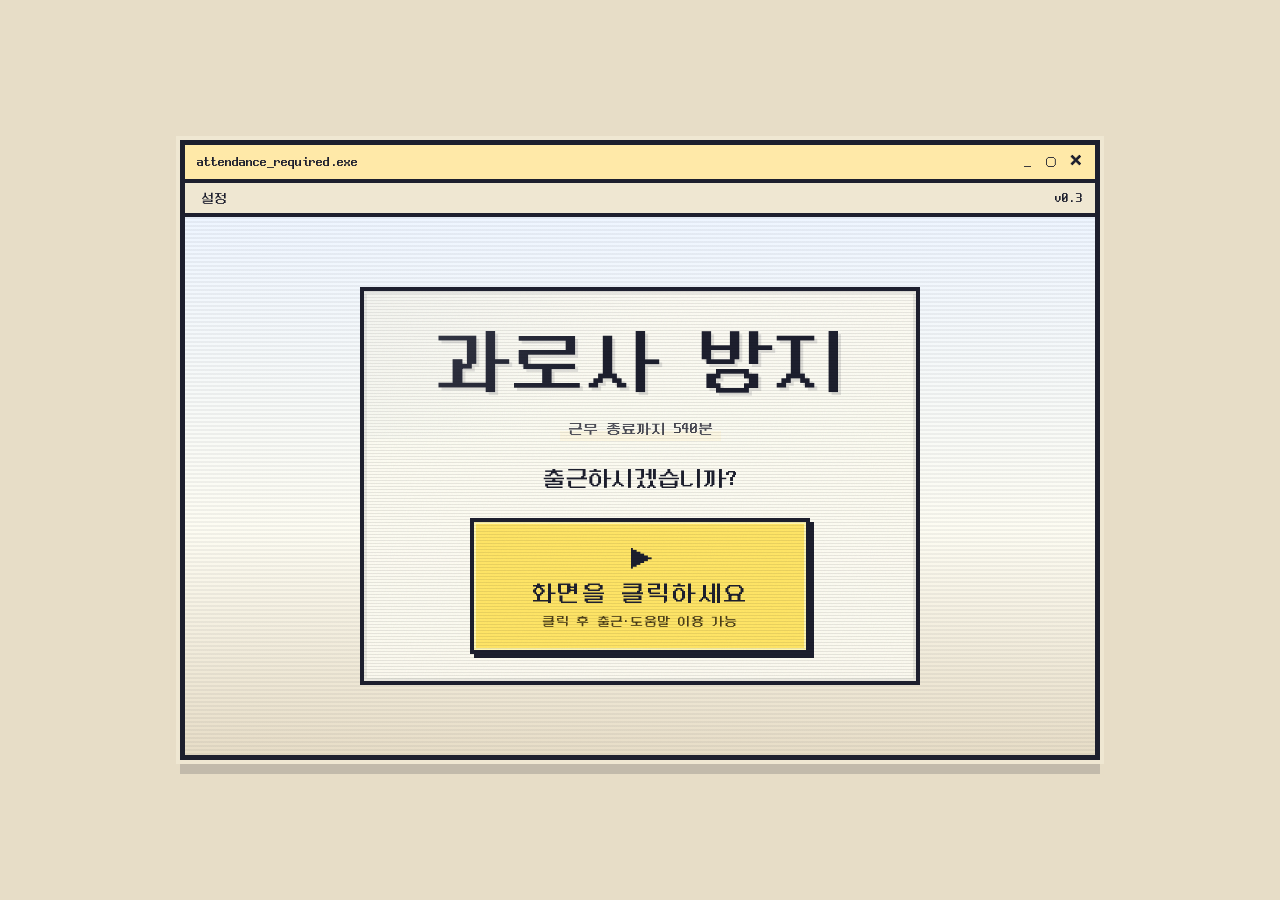
<file: index.html>
<!doctype html>
<html lang="ko">
  <head>
    <meta charset="UTF-8" />
    <meta name="viewport" content="width=device-width, initial-scale=1.0" />
    <title>과로사 방지</title>
    <link rel="icon" href="./assets/favicon.svg" type="image/svg+xml" />
    <link rel="apple-touch-icon" href="./assets/favicon.svg" />
    <link rel="stylesheet" href="./styles/main.css" />
  </head>
  <body>
    <main id="app" class="app-shell" aria-live="polite"></main>
    <script type="module" src="./src/main.js"></script>
  </body>
</html>
</file>
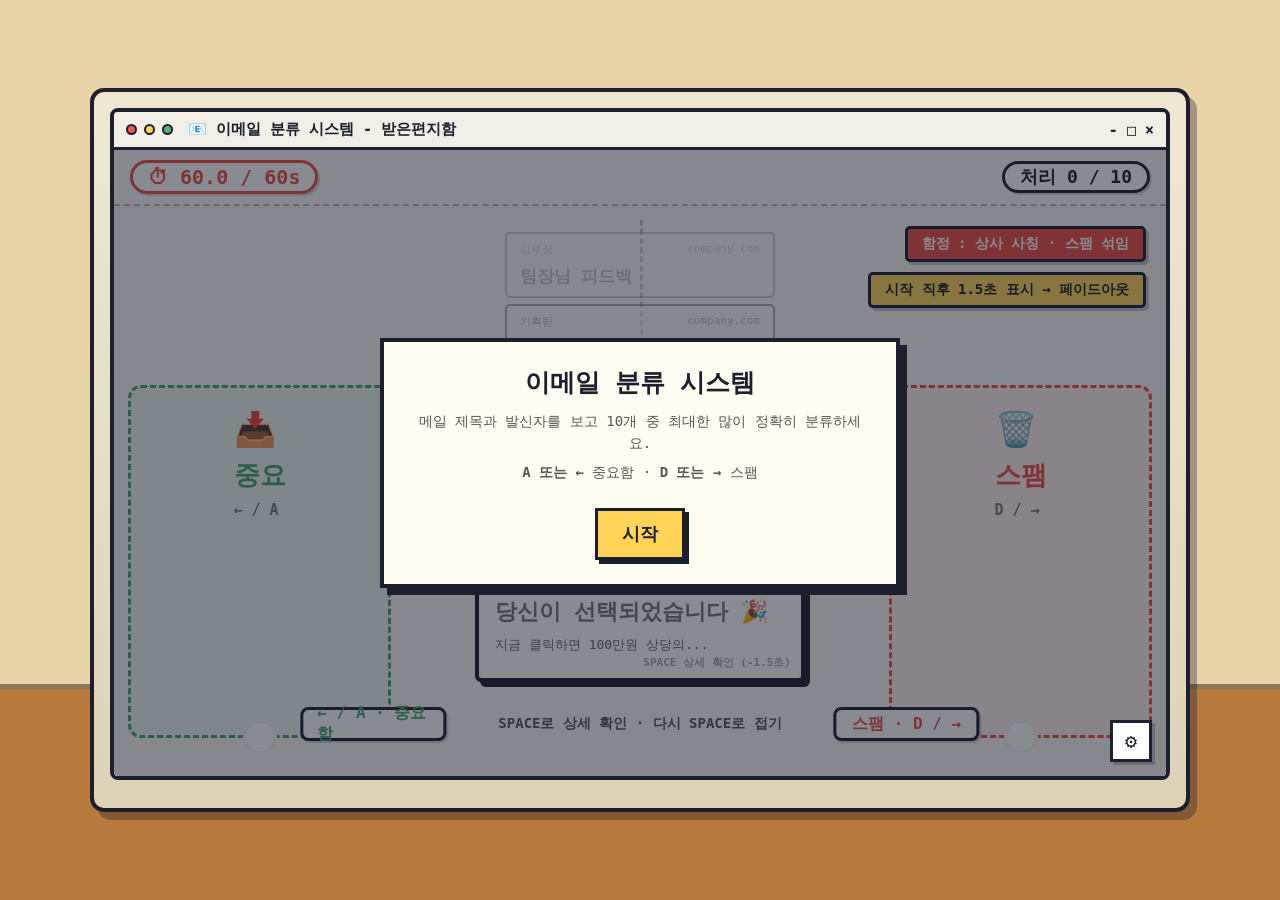
<file: assets/minigames/email-classification-prototype.html>
<!DOCTYPE html>
<html lang="ko">
<head>
  <meta charset="utf-8" />
  <meta name="viewport" content="width=device-width, initial-scale=1" />
  <title>이메일 분류 시스템 - 받은편지함</title>
  <style>
    :root {
      --ink: #1d1f2e;
      --paper: #f5f3eb;
      --cream: #ebe6d8;
      --green: #43a36a;
      --green-bg: #edf7ef;
      --red: #ef4d42;
      --red-bg: #fff0ee;
      --yellow: #ffd456;
      --muted: #8c8c8c;
      --shadow: 5px 5px 0 var(--ink);
    }
    * { box-sizing: border-box; }
    html, body { height: 100%; margin: 0; }
    body {
      overflow: hidden;
      background: #caa46a;
      color: var(--ink);
      font-family: "Galmuri11", "Malgun Gothic", "Apple SD Gothic Neo", monospace;
      letter-spacing: 0;
    }
    button, input { font: inherit; color: inherit; }
    [hidden] { display: none !important; }
    html[data-embedded="1"] .debug-toggle,
    html[data-embedded="1"] .debug-panel,
    html[data-embedded="1"] #retryBtn {
      display: none !important;
    }
    .app {
      position: fixed;
      inset: 0;
      background:
        linear-gradient(#f3e2c0, #e9d3a8 0 76%, rgba(29,31,46,.35) 76%, rgba(29,31,46,.35) calc(76% + 5px), #b97a3e calc(76% + 5px));
      display: flex;
      align-items: center;
      justify-content: center;
      padding: 18px 16px;
    }
    .monitor {
      width: min(1100px, 97vw);
      max-height: min(740px, 96vh);
      background: linear-gradient(#efe7d2, #ddd2b6);
      border: 4px solid var(--ink);
      border-radius: 14px;
      box-shadow: 7px 8px 0 rgba(29,31,46,.35);
      padding: 16px 16px 28px;
      display: flex;
      flex-direction: column;
    }
    .screen {
      background: var(--paper);
      border: 4px solid var(--ink);
      border-radius: 8px;
      overflow: hidden;
      min-height: 0;
      position: relative;
    }
    .titlebar {
      height: 38px;
      background: #f0eee7;
      border-bottom: 3px solid var(--ink);
      display: flex;
      align-items: center;
      justify-content: space-between;
      padding: 0 12px;
      font-weight: 800;
      font-size: 15px;
    }
    .lights { display: flex; align-items: center; gap: 7px; }
    .light { width: 11px; height: 11px; border: 2px solid var(--ink); border-radius: 50%; }
    .workspace {
      height: min(626px, calc(96vh - 112px));
      min-height: 560px;
      position: relative;
      overflow: hidden;
      background: #fbfaf5;
    }
    .workspace.fx-gray { filter: grayscale(.68) brightness(.96); }
    .workspace.fx-gray:after {
      content: "";
      position: absolute;
      inset: 0;
      background: rgba(120,120,135,.12);
      pointer-events: none;
      z-index: 6;
    }
    .workspace.fx-shake .mail-card {
      overflow: hidden;
    }
    .workspace.fx-shake .mail-card:before,
    .workspace.fx-shake .mail-card:after,
    .workspace.fx-shake .headache-smear {
      content: "";
      position: absolute;
      z-index: 3;
      height: 28px;
      border-radius: 50%;
      background: rgba(245,245,240,.28);
      box-shadow: 0 0 18px rgba(210,210,205,.45);
      backdrop-filter: blur(14px);
      -webkit-backdrop-filter: blur(14px);
      -webkit-mask-image: radial-gradient(ellipse at center, #000 0 42%, rgba(0,0,0,.55) 62%, transparent 100%);
      mask-image: radial-gradient(ellipse at center, #000 0 42%, rgba(0,0,0,.55) 62%, transparent 100%);
      pointer-events: none;
      opacity: .9;
    }
    .workspace.fx-shake .mail-card:before {
      width: 54%;
      left: 24%;
      top: 34%;
      animation: headacheSmearA 3.2s ease-in-out infinite alternate;
    }
    .workspace.fx-shake .mail-card:after {
      width: 44%;
      left: 28%;
      top: 60%;
      height: 26px;
      opacity: .9;
      animation: headacheSmearB 3.9s ease-in-out infinite alternate;
    }
    .workspace.fx-shake .headache-smear {
      width: 34%;
      left: 49%;
      top: 20%;
      height: 24px;
      opacity: .84;
      animation: headacheSmearC 4.4s ease-in-out infinite alternate;
    }
    .headache-title-blur,
    .headache-body-blur {
      position: absolute;
      z-index: 4;
      display: none;
      pointer-events: none;
      color: rgba(35,35,35,.72);
      filter: blur(3.8px);
      text-shadow: 0 0 10px rgba(70,70,70,.42);
      overflow: hidden;
      white-space: nowrap;
      opacity: .9;
      -webkit-mask-image: linear-gradient(90deg, transparent 0%, #000 18%, #000 74%, transparent 100%);
      mask-image: linear-gradient(90deg, transparent 0%, #000 18%, #000 74%, transparent 100%);
    }
    .headache-title-blur {
      left: 18px;
      right: 18px;
      top: 51px;
      height: 30px;
      font-size: 22px;
      font-weight: 900;
      animation: headacheTextDrift 3.4s ease-in-out infinite alternate;
    }
    .headache-body-blur {
      left: 18px;
      right: 18px;
      top: 92px;
      height: 42px;
      font-size: 13px;
      line-height: 1.35;
      white-space: normal;
      animation: headacheTextDrift 4s ease-in-out infinite alternate-reverse;
    }
    .workspace.fx-shake .headache-title-blur,
    .workspace.fx-shake .headache-body-blur {
      display: block;
    }
    .workspace.fx-jitter { animation: fxJitter .12s steps(2) infinite; }
    .workspace.fx-jitter .mail-card {
      animation: mailTremble .075s steps(2) infinite;
    }
    .hud {
      height: 56px;
      border-bottom: 2px dashed #b9b9b9;
      display: flex;
      align-items: center;
      justify-content: space-between;
      padding: 0 16px;
      background: rgba(255,255,255,.5);
    }
    .pill {
      display: inline-flex;
      align-items: center;
      justify-content: center;
      gap: 8px;
      min-width: 112px;
      min-height: 30px;
      padding: 4px 15px;
      border: 3px solid var(--ink);
      border-radius: 18px;
      background: #fff;
      box-shadow: 2px 2px 0 rgba(29,31,46,.18);
      font-weight: 800;
      font-size: 18px;
      line-height: 1;
    }
    .timer { color: var(--red); border-color: var(--red); font-size: 20px; min-width: 150px; }
    .timer.danger { animation: shake .35s steps(2) infinite, blink 1s steps(1) infinite; background: #fff2ef; }
    .rule-stack {
      position: absolute;
      right: 20px;
      top: 76px;
      display: flex;
      flex-direction: column;
      align-items: flex-end;
      gap: 10px;
      z-index: 8;
    }
    .rule {
      border: 3px solid var(--ink);
      border-radius: 5px;
      box-shadow: 3px 3px 0 rgba(29,31,46,.25);
      padding: 6px 14px;
      font-weight: 800;
      font-size: 14px;
      white-space: nowrap;
    }
    .rule.red { background: var(--red); color: #fff; }
    .rule.yellow { background: var(--yellow); }
    .rule.fade { animation: hintFade 1.5s ease-out forwards; }
    .status-badge {
      position: absolute;
      top: 70px;
      left: 18px;
      z-index: 12;
      display: inline-flex;
      align-items: center;
      gap: 6px;
      background: var(--ink);
      color: #fff;
      padding: 6px 12px;
      box-shadow: 3px 3px 0 rgba(0,0,0,.28);
      font-size: 13px;
      font-weight: 900;
    }
    .status-caption {
      position: absolute;
      top: 72px;
      left: 50%;
      transform: translateX(-50%);
      z-index: 12;
      background: #fff;
      border: 2px solid var(--red);
      color: var(--red);
      padding: 4px 12px;
      font-size: 12px;
      font-weight: 800;
      white-space: nowrap;
    }
    .dropzone {
      position: absolute;
      top: 235px;
      bottom: 38px;
      width: 25%;
      border: 3px dashed;
      border-radius: 13px;
      display: flex;
      flex-direction: column;
      align-items: center;
      justify-content: space-between;
      padding: 24px 12px 12px;
      transition: transform .08s, background .08s;
    }
    .dropzone.active { transform: translateY(-3px); }
    .dropzone.good {
      left: 14px;
      border-color: var(--green);
      background: var(--green-bg);
      color: var(--green);
    }
    .dropzone.spam {
      right: 14px;
      border-color: var(--red);
      background: var(--red-bg);
      color: var(--red);
    }
    .zone-icon { font-size: 34px; line-height: 1; }
    .zone-title { font-size: 26px; font-weight: 900; margin-top: 12px; }
    .zone-key { color: #777; font-size: 15px; font-weight: 800; margin-top: 8px; }
    .zone-list {
      width: 100%;
      display: flex;
      flex-direction: column-reverse;
      gap: 6px;
      min-height: 104px;
    }
    .mini-mail {
      height: 26px;
      border: 2px solid #777;
      border-radius: 5px;
      background: #fff;
      color: #555;
      font-size: 12px;
      display: flex;
      align-items: center;
      padding: 0 9px;
      overflow: hidden;
      white-space: nowrap;
      text-overflow: ellipsis;
    }
    .zone-count {
      width: 34px;
      height: 34px;
      margin-bottom: -31px;
      border-radius: 50%;
      border: 3px solid var(--paper);
      background: currentColor;
      color: #fff;
      display: grid;
      place-items: center;
      font-weight: 900;
      font-size: 18px;
    }
    .center-line {
      position: absolute;
      top: 70px;
      bottom: 196px;
      left: 50%;
      border-left: 3px dashed #c4c4c4;
    }
    .class-line {
      position: absolute;
      left: 28%;
      right: 28%;
      bottom: 176px;
      display: flex;
      align-items: center;
      gap: 10px;
      color: #888;
      font-weight: 800;
      font-size: 16px;
    }
    .class-line:before, .class-line:after {
      content: "";
      flex: 1;
      border-top: 3px dashed var(--yellow);
    }
    .mail-stream {
      position: absolute;
      left: 50%;
      top: 70px;
      bottom: 150px;
      width: 420px;
      transform: translateX(-50%);
      pointer-events: none;
    }
    .ghost-mail, .mail-card {
      width: 270px;
      min-height: 52px;
      border: 2px solid #8a8a8a;
      border-radius: 5px;
      background: rgba(255,255,255,.78);
      padding: 8px 13px;
      position: absolute;
      left: 50%;
      transform: translateX(-50%);
      color: #777;
    }
    .ghost-mail:nth-child(1) { top: 12px; opacity: .38; }
    .ghost-mail:nth-child(2) { top: 84px; opacity: .7; }
    .sender { display: flex; justify-content: space-between; color: #aaa; font-size: 11px; margin-bottom: 8px; }
    .subject { font-size: 17px; font-weight: 900; }
    .mail-card {
      width: 330px;
      min-height: 122px;
      top: var(--card-y);
      border: 4px solid var(--ink);
      border-radius: 6px;
      box-shadow: var(--shadow);
      background: #fff;
      z-index: 4;
      padding: 14px 16px;
      pointer-events: auto;
      transition: width .18s ease, min-height .18s ease, box-shadow .18s ease, left .1s, transform .1s, opacity .1s;
    }
    .mail-card.detail {
      width: 430px;
      min-height: 238px;
      box-shadow: 8px 8px 0 var(--ink);
    }
    .mail-card.throw-left { animation: throwLeft .22s ease-in forwards; }
    .mail-card.throw-right { animation: throwRight .22s ease-in forwards; }
    .mail-card.missed { animation: missed .24s ease-in forwards; }
    .mail-top { display: flex; justify-content: space-between; align-items: baseline; margin-bottom: 10px; color: #8d8d8d; font-size: 15px; }
    .domain { color: #9a9a9a; font-weight: 800; }
    .mail-title { font-size: 22px; font-weight: 900; margin-bottom: 9px; }
    .mail-body { color: #777; font-size: 13px; line-height: 1.35; margin-bottom: 12px; }
    .mail-preview {
      color: #666;
      font-size: 13px;
      line-height: 1.35;
      margin-bottom: 9px;
      display: -webkit-box;
      -webkit-line-clamp: 2;
      -webkit-box-orient: vertical;
      overflow: hidden;
    }
    .basic-clues {
      display: flex;
      flex-wrap: wrap;
      gap: 6px;
      margin-bottom: 2px;
    }
    .detail-only {
      display: none;
      animation: detailIn .18s ease-out;
    }
    .mail-card.detail .detail-only { display: block; }
    .detail-grid {
      border-top: 1.5px dashed #d8d2c0;
      margin-top: 11px;
      padding-top: 10px;
      display: grid;
      gap: 7px;
      color: #555;
      font-size: 12px;
      line-height: 1.4;
    }
    .detail-row {
      display: grid;
      grid-template-columns: 64px 1fr;
      gap: 8px;
      align-items: start;
    }
    .detail-label {
      color: #999;
      font-weight: 900;
    }
    .detail-value {
      color: #4f4f4f;
      word-break: keep-all;
      overflow-wrap: anywhere;
    }
    .detail-hint {
      position: absolute;
      right: 10px;
      bottom: 8px;
      color: #aaa;
      font-size: 11px;
      font-weight: 800;
    }
    .cost-pop {
      position: absolute;
      left: 50%;
      top: -28px;
      transform: translateX(-50%);
      color: var(--red);
      background: #fff7f5;
      border: 2px solid var(--red);
      padding: 3px 9px;
      font-size: 12px;
      font-weight: 900;
      opacity: 0;
      pointer-events: none;
    }
    .cost-pop.show { animation: costPop .75s ease-out; }
    .tags { display: flex; flex-wrap: wrap; gap: 6px; }
    .tag {
      border: 2px solid currentColor;
      border-radius: 5px;
      padding: 3px 8px;
      color: #777;
      background: #fff;
      font-size: 12px;
      font-weight: 800;
    }
    .tag.warn { color: #b8871e; background: #fff8df; }
    .tag.danger-word { color: var(--red); background: #fff7f5; }
    .feedback {
      position: absolute;
      left: 50%;
      top: 204px;
      transform: translateX(-50%);
      font-weight: 900;
      font-size: 18px;
      opacity: 0;
      z-index: 9;
    }
    .feedback.show { animation: pop .52s ease-out; }
    .controls {
      position: absolute;
      left: 50%;
      bottom: 35px;
      transform: translateX(-50%);
      display: flex;
      align-items: center;
      gap: 52px;
      font-weight: 900;
    }
    .key {
      min-width: 146px;
      height: 34px;
      border: 3px solid var(--ink);
      border-radius: 8px;
      background: #fff;
      display: inline-flex;
      align-items: center;
      justify-content: center;
      padding: 0 14px;
      box-shadow: 2px 2px 0 rgba(29,31,46,.18);
      font-size: 16px;
    }
    .key.good { color: var(--green); }
    .key.spam { color: var(--red); }
    .key-note { color: #555; font-size: 14px; white-space: nowrap; }
    .start-panel, .result-panel {
      position: absolute;
      inset: 0;
      z-index: 20;
      display: grid;
      place-items: center;
      background: rgba(20,24,40,.5);
    }
    .panel {
      width: min(520px, 86vw);
      background: #fffdf2;
      border: 4px solid var(--ink);
      box-shadow: 7px 7px 0 var(--ink);
      padding: 24px 28px;
      text-align: center;
    }
    .panel h1, .panel h2 { margin: 0 0 12px; font-size: 25px; }
    .panel p { margin: 8px 0; color: #555; line-height: 1.55; font-size: 14px; }
    .btn {
      margin-top: 16px;
      border: 3px solid var(--ink);
      background: var(--yellow);
      box-shadow: 4px 4px 0 var(--ink);
      padding: 11px 24px;
      font-weight: 900;
      font-size: 18px;
      cursor: pointer;
    }
    .debug-toggle {
      position: absolute;
      right: 14px;
      bottom: 14px;
      z-index: 35;
      width: 42px;
      height: 42px;
      border: 3px solid var(--ink);
      background: #fff;
      box-shadow: 3px 3px 0 rgba(29,31,46,.25);
      display: grid;
      place-items: center;
      font-size: 20px;
      cursor: pointer;
    }
    .debug-panel {
      position: absolute;
      right: 14px;
      bottom: 64px;
      z-index: 35;
      width: 292px;
      border: 3px solid var(--ink);
      background: #fffdf2;
      box-shadow: 5px 5px 0 var(--ink);
      padding: 14px 16px;
      font-size: 12px;
    }
    .debug-panel h3 {
      margin: 0 0 10px;
      font-size: 15px;
    }
    .debug-panel label {
      display: block;
      margin: 8px 0 5px;
      font-weight: 900;
    }
    .debug-row { display: flex; flex-wrap: wrap; gap: 6px; margin: 5px 0 9px; }
    .debug-chip {
      border: 2px solid var(--ink);
      background: #fff;
      padding: 4px 8px;
      font-size: 11px;
      font-weight: 800;
      cursor: pointer;
    }
    .debug-chip.active { background: var(--yellow); box-shadow: 2px 2px 0 var(--ink); }
    .debug-note { color: #888; line-height: 1.45; margin: 7px 0 0; }
    .debug-help {
      margin-top: 10px;
      padding-top: 9px;
      border-top: 2px dashed #d8d2c0;
      color: #555;
      line-height: 1.5;
    }
    .debug-help b { color: var(--ink); }
    .debug-help div { margin-top: 4px; }
    .debug-actions { display: flex; gap: 8px; margin-top: 10px; }
    .debug-actions button {
      flex: 1;
      border: 2px solid var(--ink);
      background: #fff;
      padding: 6px 8px;
      font-weight: 900;
      cursor: pointer;
    }
    .boss-overlay {
      position: absolute;
      inset: 0;
      z-index: 11;
      pointer-events: none;
      overflow: hidden;
    }
    .boss-overlay svg {
      position: absolute;
      top: -12%;
      right: -4%;
      height: 124%;
      width: auto;
      opacity: .26;
    }
    .boss-banner {
      position: absolute;
      top: 115px;
      left: 50%;
      transform: translateX(-50%);
      z-index: 13;
      width: min(430px, 74%);
      border: 3px solid var(--red);
      background: #fff;
      box-shadow: 5px 5px 0 var(--ink);
      padding: 10px 14px;
      font-size: 13px;
      font-weight: 800;
      line-height: 1.45;
    }
    .stats { display: flex; flex-wrap: wrap; justify-content: center; gap: 8px; margin-top: 14px; }
    .stat { border: 2px solid var(--ink); background: #fff; padding: 5px 12px; font-size: 13px; font-weight: 800; }
    @keyframes shake { 0%,100%{ transform: translate(0,0);} 25%{ transform: translate(-2px,1px);} 50%{ transform: translate(2px,-1px);} 75%{ transform: translate(-1px,-1px);} }
    @keyframes blink { 0%,49%{ opacity:1;} 50%,100%{ opacity:.55;} }
    @keyframes hintFade { 0%,80%{ opacity:1; transform: translateY(0);} 100%{ opacity:0; transform: translateY(-4px);} }
    @keyframes fxJitter { 0%,100%{ transform: translate(0,0);} 50%{ transform: translate(1px,-1px);} }
    @keyframes headacheSmearA {
      0% { transform: translate(-18px, -2px) scaleX(.95); opacity: .9; }
      45% { transform: translate(10px, 4px) scaleX(1.08); opacity: 1; }
      100% { transform: translate(24px, -1px) scaleX(1); opacity: .94; }
    }
    @keyframes headacheSmearB {
      0% { transform: translate(16px, 5px) scaleX(1); opacity: .86; }
      50% { transform: translate(-20px, -2px) scaleX(1.12); opacity: .98; }
      100% { transform: translate(4px, 6px) scaleX(.96); opacity: .9; }
    }
    @keyframes headacheSmearC {
      0% { transform: translate(12px, 0) scaleX(.9); opacity: .78; }
      55% { transform: translate(-22px, 3px) scaleX(1.1); opacity: .95; }
      100% { transform: translate(2px, -1px) scaleX(1); opacity: .82; }
    }
    @keyframes headacheTextDrift {
      0% { transform: translateX(-10px); opacity: .55; }
      45% { transform: translateX(6px); opacity: .9; }
      100% { transform: translateX(14px); opacity: .62; }
    }
    @keyframes detailIn { from { opacity: 0; transform: translateY(-4px); } to { opacity: 1; transform: translateY(0); } }
    @keyframes costPop {
      0% { opacity: 0; transform: translate(-50%, 6px); }
      20%, 72% { opacity: 1; transform: translate(-50%, 0); }
      100% { opacity: 0; transform: translate(-50%, -7px); }
    }
    @keyframes mailTremble {
      0% { margin-left: -3px; margin-top: 1px; }
      25% { margin-left: 2px; margin-top: -2px; }
      50% { margin-left: -1px; margin-top: 2px; }
      75% { margin-left: 3px; margin-top: -1px; }
      100% { margin-left: -2px; margin-top: 1px; }
    }
    @keyframes throwLeft { to { transform: translateX(-1180px) rotate(-10deg); opacity: .15; } }
    @keyframes throwRight { to { transform: translateX(850px) rotate(10deg); opacity: .15; } }
    @keyframes missed { to { transform: translate(-50%, 230px) scale(.96); opacity: 0; } }
    @keyframes pop { 0%{ opacity:0; transform:translate(-50%,8px) scale(.94);} 30%,75%{ opacity:1; transform:translate(-50%,0) scale(1);} 100%{ opacity:0; transform:translate(-50%,-8px) scale(1);} }
    @media (max-width: 860px) {
      .monitor { padding: 10px 10px 18px; }
      .workspace { min-height: 620px; }
      .dropzone { width: calc(50% - 28px); top: 354px; bottom: 74px; }
      .mail-stream { top: 88px; bottom: 260px; }
      .class-line { left: 12%; right: 12%; bottom: 266px; }
      .controls { bottom: 20px; gap: 10px; }
      .key { min-width: 110px; font-size: 13px; }
      .key-note { display: none; }
      .rule-stack { display: none; }
      .mail-card { width: min(330px, 86vw); }
      .timer { min-width: 122px; font-size: 16px; }
      .pill { font-size: 15px; min-width: 96px; }
      .titlebar { font-size: 13px; }
    }
  </style>
</head>
<body>
  <main class="app">
    <section class="monitor">
      <div class="screen">
        <div class="titlebar">
          <div class="lights">
            <span class="light" style="background:#f15b4e"></span>
            <span class="light" style="background:#ffd456"></span>
            <span class="light" style="background:#58b575"></span>
            <span style="margin-left:8px">📧 이메일 분류 시스템 - 받은편지함</span>
          </div>
          <span>- □ ×</span>
        </div>
        <div class="workspace" id="workspace">
          <div class="hud">
            <div class="pill timer" id="timer">⏱ 60.0 / 60s</div>
            <div class="pill" id="score">처리 0 / 10</div>
          </div>

          <div class="status-badge" id="statusBadge" hidden></div>
          <div class="status-caption" id="statusCaption" hidden></div>
          <div class="boss-overlay" id="bossOverlay" hidden>
            <svg viewBox="0 0 300 320" preserveAspectRatio="xMidYMax meet" aria-hidden="true">
              <g fill="#161616">
                <circle cx="150" cy="84" r="52"></circle>
                <path d="M18 320 C26 205 80 142 150 140 C220 142 274 205 282 320 Z"></path>
              </g>
            </svg>
          </div>
          <div class="boss-banner" id="bossBanner" hidden>
            ⚠ 상사가 내 자리 옆에 서 있다... 아무 말 없이 모니터만 보고 있다. 메일이 더 빨리 내려온다.
          </div>

          <div class="rule-stack">
            <div class="rule red">함정 : 상사 사칭 · 스팸 섞임</div>
            <div class="rule yellow" id="startHint">시작 직후 1.5초 표시 → 페이드아웃</div>
          </div>

          <div class="center-line"></div>
          <div class="mail-stream" aria-hidden="true">
            <div class="ghost-mail">
              <div class="sender"><span>김부장</span><span>company.com</span></div>
              <div class="subject">팀장님 피드백</div>
            </div>
            <div class="ghost-mail">
              <div class="sender"><span>기획팀</span><span>company.com</span></div>
              <div class="subject">회의 자료 공유</div>
            </div>
          </div>
          <div class="feedback" id="feedback"></div>
          <div class="class-line">- 분류 라인 -</div>

          <section class="dropzone good" id="goodZone">
            <div>
              <div class="zone-icon">📥</div>
              <div class="zone-title">중요</div>
              <div class="zone-key">← / A</div>
            </div>
            <div class="zone-list" id="goodList"></div>
            <div class="zone-count" id="goodCount">0</div>
          </section>

          <section class="dropzone spam" id="spamZone">
            <div>
              <div class="zone-icon">🗑️</div>
              <div class="zone-title">스팸</div>
              <div class="zone-key">D / →</div>
            </div>
            <div class="zone-list" id="spamList"></div>
            <div class="zone-count" id="spamCount">0</div>
          </section>

          <article class="mail-card" id="mailCard" style="--card-y: 64%">
            <span class="headache-smear" aria-hidden="true"></span>
            <span class="cost-pop" id="costPop">상세 확인 -1.5초</span>
            <div class="headache-title-blur" id="headacheTitleBlur" aria-hidden="true"></div>
            <div class="headache-body-blur" id="headacheBodyBlur" aria-hidden="true"></div>
            <div class="mail-top"><span id="from">event</span><span class="domain" id="domain">unknown-deal.net</span></div>
            <div class="mail-title" id="subject">당신이 선택되었습니다 🎉</div>
            <div class="mail-preview" id="preview">지금 클릭하면 100만원 상당의...</div>
            <div class="basic-clues" id="basicClues"></div>
            <div class="detail-only">
              <div class="detail-grid">
                <div class="detail-row"><span class="detail-label">본문</span><span class="detail-value" id="body">없음</span></div>
                <div class="detail-row"><span class="detail-label">첨부파일</span><span class="detail-value" id="attachment">없음</span></div>
                <div class="detail-row"><span class="detail-label">링크</span><span class="detail-value" id="linkInfo">없음</span></div>
                <div class="detail-row"><span class="detail-label">수신</span><span class="detail-value" id="recipient">없음</span></div>
                <div class="detail-row"><span class="detail-label">발신시간</span><span class="detail-value" id="sentTime">없음</span></div>
              </div>
            </div>
            <span class="detail-hint" id="detailHint">SPACE 상세 확인 (-1.5초)</span>
          </article>

          <div class="controls">
            <span class="key good">← / A · 중요함</span>
            <span class="key-note">SPACE로 상세 확인 · 다시 SPACE로 접기</span>
            <span class="key spam">스팸 · D / →</span>
          </div>

          <div class="start-panel" id="startPanel">
            <div class="panel">
              <h1>이메일 분류 시스템</h1>
              <p>메일 제목과 발신자를 보고 10개 중 최대한 많이 정확히 분류하세요.</p>
              <p><b>A 또는 ←</b> 중요함 · <b>D 또는 →</b> 스팸</p>
              <button class="btn" id="startBtn">시작</button>
            </div>
          </div>

          <div class="result-panel" id="resultPanel" hidden>
            <div class="panel">
              <h2 id="resultTitle">처리 완료</h2>
              <p id="resultText"></p>
              <div class="stats" id="resultStats"></div>
              <button class="btn" id="retryBtn">다시 하기</button>
              <button class="btn" id="continueBtn" hidden>결과 반영</button>
            </div>
          </div>

          <button class="debug-toggle" id="debugToggle" title="효과 미리보기">⚙</button>
          <aside class="debug-panel" id="debugPanel" hidden>
            <h3>⚙ 효과 미리보기</h3>
            <label>스트레스 <span id="stressValue">20</span> <span style="color:#999;font-weight:400">(50↑ 속도 증가 · 80↑ 본문 축약)</span></label>
            <input id="stressInput" type="range" min="0" max="100" value="20" style="width:100%" />
            <div class="debug-row" style="justify-content:space-between;color:#aaa;font-family:monospace"><span>0</span><span>50</span><span>80</span><span>100</span></div>
            <label>상태이상 효과</label>
            <div class="debug-row" id="statusControls">
              <button class="debug-chip active" data-fx="">없음</button>
              <button class="debug-chip" data-fx="burnout">🥵 번아웃</button>
              <button class="debug-chip" data-fx="headache">🤕 두통</button>
              <button class="debug-chip" data-fx="coffee">☕ 손 떨림</button>
            </div>
            <label style="display:flex;align-items:center;gap:8px;cursor:pointer">
              <input id="bossInput" type="checkbox" /> 상사 등장 이벤트
            </label>
            <label style="display:flex;align-items:center;gap:8px;cursor:pointer">
              <input id="pauseInput" type="checkbox" /> 타이머 일시정지
            </label>
            <div class="debug-actions">
              <button id="restartBtn">재시작</button>
              <button id="forceEndBtn">강제 종료</button>
            </div>
            <div class="debug-help">
              <b>효과 설명</b>
              <div>스트레스 50↑: 메일 낙하 속도 증가</div>
              <div>스트레스 80↑: 본문 힌트 축약 + 낙하 속도 추가 증가</div>
              <div>🥵 번아웃: 제목/본문 글자가 부분적으로 깨짐</div>
              <div>🤕 두통: 글자는 그대로, 시야가 흐려져 번져 보임</div>
              <div>☕ 손 떨림: 메일 카드가 빠르게 떨려 읽기 어려움</div>
              <div>상사 등장: 경고 연출 + 메일 낙하 속도 증가</div>
            </div>
            <p class="debug-note">기획서의 난이도 상승, 상태이상, 미니게임 중 돌발 이벤트를 한 화면에서 확인하는 테스트 패널입니다.</p>
          </aside>
        </div>
      </div>
    </section>
  </main>

  <script>
    const params = new URLSearchParams(location.search);
    const embeddedMode = params.get("embedded") === "1";
    if (embeddedMode) document.documentElement.dataset.embedded = "1";

    const mails = [
      { from:"총무팀", domain:"company.com", subject:"사내 공지 확인 요청", body:"오늘 오후 공용 프린터 점검으로 3층 프린터 사용이 제한됩니다.", attachment:"공지사항.pdf", link:"intranet.company.com/notice", recipient:"전 직원", time:"09:03", difficulty:"easy", type:"good" },
      { from:"인사팀", domain:"company.com", subject:"연차 사용 촉진 안내", body:"잔여 연차 확인 후 이번 주 금요일까지 사용 계획을 등록해주세요.", attachment:"연차사용계획서.xlsx", link:"intranet.company.com/hr/vacation", recipient:"전 직원", time:"09:18", difficulty:"easy", type:"good" },
      { from:"보안교육", domain:"company.com", subject:"보안교육 이수 안내", body:"상반기 보안교육 미이수자는 금주 내 수강 완료 부탁드립니다.", attachment:"없음", link:"edu.company.com/security", recipient:"미이수자", time:"10:02", difficulty:"easy", type:"good" },
      { from:"회의실 예약 시스템", domain:"company.com", subject:"회의실 예약 확정", body:"오늘 15:00 A회의실 예약이 확정되었습니다.", attachment:"없음", link:"intranet.company.com/meeting-room", recipient:"예약자", time:"10:15", difficulty:"easy", type:"good" },
      { from:"복지팀", domain:"company.com", subject:"복지포인트 잔액 안내", body:"상반기 복지포인트 사용 기한이 다음 달 말까지입니다.", attachment:"복지포인트_사용처.pdf", link:"intranet.company.com/welfare", recipient:"전 직원", time:"11:20", difficulty:"easy", type:"good" },
      { from:"경조사 알림", domain:"company.com", subject:"경조사 안내", body:"경조사 신청 절차 및 지원 기준이 일부 변경되었습니다.", attachment:"경조사_지원기준.pdf", link:"intranet.company.com/family-event", recipient:"전 직원", time:"14:05", difficulty:"easy", type:"good" },
      { from:"인사팀", domain:"company.com", subject:"건강검진 예약 마감 안내", body:"미예약자는 자동 배정되며 이후 일정 변경이 어렵습니다.", attachment:"검진기관_목록.pdf", link:"intranet.company.com/health", recipient:"전 직원", time:"09:12", difficulty:"normal", type:"good" },
      { from:"재무팀", domain:"company.com", subject:"법인카드 정산 누락 안내", body:"지난주 사용분 중 영수증 미제출 건이 있어 확인 부탁드립니다.", attachment:"정산대상자.xlsx", link:"intranet.company.com/expense", recipient:"정산 대상자", time:"10:28", difficulty:"normal", type:"good" },
      { from:"총무팀", domain:"company.com", subject:"회의실 예약이 취소되었습니다", body:"시설 점검으로 B회의실 예약이 취소되어 대체 회의실을 배정했습니다.", attachment:"대체회의실_안내.pdf", link:"intranet.company.com/meeting-room", recipient:"예약자", time:"08:55", difficulty:"normal", type:"good" },
      { from:"IT운영팀", domain:"company.com", subject:"VPN 인증 방식 변경 안내", body:"다음 주부터 VPN 접속 시 OTP 인증이 추가됩니다.", attachment:"VPN_인증가이드.pdf", link:"intranet.company.com/it/vpn", recipient:"VPN 사용자", time:"13:17", difficulty:"normal", type:"good" },
      { from:"메일관리자", domain:"company.com", subject:"메일함 용량 초과 예정", body:"첨부파일 정리 대상 메일 목록을 확인 후 불필요한 메일을 삭제해주세요.", attachment:"대용량메일_목록.xlsx", link:"mail.company.com/storage", recipient:"용량 초과 예정자", time:"15:40", difficulty:"normal", type:"good" },
      { from:"동료 민지", domain:"company.com", subject:"FW: 고객 요청사항 전달", body:"고객사에서 요청한 수정사항입니다. 3페이지 수치만 확인 부탁드립니다.", attachment:"고객요청사항.pdf", link:"없음", recipient:"프로젝트 담당자", time:"16:03", difficulty:"normal", type:"good" },
      { from:"협력사 박대리", domain:"partner-office.kr", subject:"Re: 견적서 수정본 재송부드립니다", body:"지난 회의에서 요청하신 단가표 수정본 첨부드립니다.", attachment:"견적서_수정본.xlsx", link:"drive.partner-office.kr/quotes/rev2", recipient:"구매 담당자", time:"11:06", difficulty:"normal", type:"good" },
      { from:"영업지원팀", domain:"company.com", subject:"긴급 수정 요청", body:"오늘 발송 예정인 제안서의 고객사명 표기만 수정 부탁드립니다.", attachment:"제안서_수정요청.pptx", link:"없음", recipient:"제안서 작성자", time:"17:22", difficulty:"normal", type:"good" },
      { from:"인사평가 시스템", domain:"company.com", subject:"인사평가 의견 작성 요청", body:"상반기 동료평가 의견 작성 기간이 오늘 18시에 종료됩니다.", attachment:"없음", link:"intranet.company.com/review", recipient:"평가 대상자", time:"09:44", difficulty:"normal", type:"good" },
      { from:"연말정산 담당자", domain:"company.com", subject:"연말정산 증빙자료 보완 요청", body:"의료비 항목 증빙이 누락되어 보완 제출 부탁드립니다.", attachment:"보완대상_안내.pdf", link:"intranet.company.com/tax", recipient:"개별 대상자", time:"10:51", difficulty:"normal", type:"good" },
      { from:"재무팀", domain:"company.com", subject:"법인카드 정산 누락 안내", body:"정산 대상자 명단 확인 후 누락 영수증을 업로드해주세요.", attachment:"정산대상자.xlsx", link:"intranet.company.com/expense/upload", recipient:"개별 대상자", time:"09:37", difficulty:"hard", type:"good" },
      { from:"IT지원팀", domain:"company.com", subject:"사내 계정 용량 초과 안내", body:"메일함 보관 정책에 따라 대용량 첨부 파일 정리가 필요합니다.", attachment:"정리대상메일.csv", link:"mail.company.com/archive", recipient:"용량 초과자", time:"13:49", difficulty:"hard", type:"good" },
      { from:"보안팀", domain:"company.com", subject:"VPN 인증 재등록 요청", body:"기기 교체 대상자는 사내 포털에서 OTP를 재등록해주세요.", attachment:"OTP_재등록_가이드.pdf", link:"intranet.company.com/security/otp", recipient:"기기 교체 대상자", time:"14:12", difficulty:"hard", type:"good" },
      { from:"인사팀", domain:"company.com", subject:"건강검진 예약 마감 안내", body:"미예약자는 자동 배정됩니다. 변경 요청은 사내 포털에서만 가능합니다.", attachment:"검진_일정표.pdf", link:"intranet.company.com/health/reservation", recipient:"미예약자", time:"08:31", difficulty:"hard", type:"good" },
      { from:"구매팀", domain:"company.com", subject:"협력사 견적서 확인 요청", body:"협력사 견적서 2차 수정본입니다. 이전 버전과 금액 비교 부탁드립니다.", attachment:"견적비교표.xlsx", link:"없음", recipient:"구매 검토자", time:"15:08", difficulty:"hard", type:"good" },
      { from:"김부장", domain:"company.com", subject:"급한 건입니다", body:"회의 중이라 전화가 어렵습니다. 공유 문서 자료 먼저 검토 부탁드립니다.", attachment:"없음", link:"docs.google.com/presentation/d/weekly-review", recipient:"기획팀", time:"11:42", difficulty:"hard", type:"good" },
      { from:"법무팀", domain:"company.com", subject:"계약서 검토 요청", body:"고객사 표준계약서 검토 의견을 오늘 중 회신 부탁드립니다.", attachment:"고객사_계약서.docx", link:"없음", recipient:"프로젝트 담당자", time:"13:33", difficulty:"hard", type:"good" },
      { from:"고객지원팀", domain:"company.com", subject:"고객 요청사항 전달", body:"고객사 문의 내역입니다. 담당 파트 확인 후 회신 부탁드립니다.", attachment:"고객문의_정리.xlsx", link:"crm.company.com/ticket/4821", recipient:"프로젝트 담당자", time:"16:46", difficulty:"hard", type:"good" },
      { from:"시설관리팀", domain:"company.com", subject:"출입증 재발급 안내", body:"출입증 인식 오류 신고자 대상으로 재발급 신청을 받습니다.", attachment:"재발급신청서.docx", link:"intranet.company.com/facility", recipient:"신고자", time:"10:07", difficulty:"hard", type:"good" },
      { from:"김부장", domain:"company.com", subject:"급한 건입니다", body:"회의 중이라 전화가 어렵습니다. 공유 문서 자료 먼저 검토 부탁드립니다.", attachment:"없음", link:"docs.google.com/presentation/d/weekly-review", recipient:"개발팀", time:"11:42", difficulty:"evil", type:"good" },
      { from:"CFO", domain:"company.com", subject:"송금 건 확인", body:"오늘 결제 예정인 정식 발주 건입니다. ERP 결재번호 확인 후 진행해주세요.", attachment:"발주서_승인본.pdf", link:"erp.company.com/payment/approved", recipient:"재무팀", time:"16:10", difficulty:"evil", type:"good" },
      { from:"보안팀", domain:"company.com", subject:"모의 피싱 훈련 결과 안내", body:"금일 실시한 보안 훈련 결과입니다. 개인별 교육 대상 여부를 확인해주세요.", attachment:"훈련결과_개인별.pdf", link:"intranet.company.com/security/training", recipient:"전 직원", time:"17:05", difficulty:"evil", type:"good" },
      { from:"보안센터", domain:"secure-company-auth-login.net", subject:"계정 정지 예정", body:"계정 정지를 막으려면 즉시 인증을 완료하세요.", attachment:"없음", link:"secure-company-auth-login.net", recipient:"개별 발송", time:"02:14", difficulty:"easy", type:"spam" },
      { from:"당첨 안내", domain:"free-money.biz", subject:"복지포인트 당첨 안내", body:"임직원 특별 추첨에 당첨되었습니다. 본인 확인 후 지급됩니다.", attachment:"없음", link:"free-money.biz/company-point", recipient:"개별 발송", time:"01:22", difficulty:"easy", type:"spam" },
      { from:"택배알림", domain:"delivery-check.net", subject:"회사 주소 배송 실패", body:"수령지 확인을 위해 주소와 연락처를 다시 입력해주세요.", attachment:"없음", link:"delivery-check.net/address", recipient:"개별 발송", time:"03:08", difficulty:"easy", type:"spam" },
      { from:"메일관리자", domain:"mail-storage-alert.com", subject:"메일함 용량 초과", body:"메일 수신이 중단됩니다. 저장 공간을 즉시 확장하세요.", attachment:"없음", link:"mail-storage-alert.com/upgrade", recipient:"개별 발송", time:"00:49", difficulty:"easy", type:"spam" },
      { from:"복지몰", domain:"benefit-company.net", subject:"임직원 전용 상품권 지급 안내", body:"금일 18시까지 신청하지 않으면 자동 소멸됩니다.", attachment:"없음", link:"benefit-company.net/gift", recipient:"개별 발송", time:"06:11", difficulty:"easy", type:"spam" },
      { from:"보안교육", domain:"security-edu-center.net", subject:"보안교육 미이수 경고", body:"교육 미이수 시 계정이 제한될 수 있습니다. 즉시 수강하세요.", attachment:"없음", link:"security-edu-center.net/login", recipient:"개별 발송", time:"04:30", difficulty:"easy", type:"spam" },
      { from:"인사팀", domain:"company-health-check.net", subject:"건강검진 예약 마감 안내", body:"예약 현황 확인을 위해 로그인해주세요.", attachment:"없음", link:"company-health-check.net/login", recipient:"개별 발송", time:"02:51", difficulty:"normal", type:"spam" },
      { from:"회의실 예약 시스템", domain:"meeting-room.co", subject:"회의실 예약이 취소되었습니다", body:"다시 예약하려면 아래 링크에서 회사 계정으로 로그인하세요.", attachment:"없음", link:"meeting-room.co/auth", recipient:"개별 발송", time:"05:12", difficulty:"normal", type:"spam" },
      { from:"IT지원팀", domain:"company-helpdesk.com", subject:"VPN 인증 방식 변경 안내", body:"새 인증 모듈 설치가 필요합니다. 첨부 파일 실행 후 로그인하세요.", attachment:"VPN_Update.exe", link:"없음", recipient:"개별 발송", time:"03:35", difficulty:"normal", type:"spam" },
      { from:"연말정산 담당자", domain:"tax-company.net", subject:"연말정산 증빙자료 보완 요청", body:"환급 처리를 위해 주민등록번호와 계좌 정보를 입력하세요.", attachment:"없음", link:"tax-company.net/refund", recipient:"개별 발송", time:"23:40", difficulty:"normal", type:"spam" },
      { from:"협력사 박대리", domain:"partner-office.co", subject:"Re: 견적서 수정본 재송부드립니다", body:"수정 견적서입니다. 보안상 압축 파일로 전달드립니다.", attachment:"견적서_수정본.zip", link:"없음", recipient:"구매 담당자", time:"07:58", difficulty:"normal", type:"spam" },
      { from:"복지포인트", domain:"company-welfare-point.com", subject:"복지포인트 잔액 안내", body:"잔액 소멸 전 본인 인증을 완료해주세요.", attachment:"없음", link:"company-welfare-point.com/auth", recipient:"개별 발송", time:"02:05", difficulty:"normal", type:"spam" },
      { from:"경조사 알림", domain:"company-family-event.com", subject:"경조사 안내", body:"축의금 신청을 위해 계좌 인증이 필요합니다.", attachment:"없음", link:"company-family-event.com/pay", recipient:"개별 발송", time:"06:48", difficulty:"normal", type:"spam" },
      { from:"고객지원팀", domain:"customer-company.net", subject:"고객 요청사항 전달", body:"고객 클레임 원문입니다. 첨부 문서 매크로를 허용해야 열립니다.", attachment:"고객요청사항.xlsm", link:"없음", recipient:"프로젝트 담당자", time:"05:22", difficulty:"normal", type:"spam" },
      { from:"인사평가 시스템", domain:"company-review.net", subject:"인사평가 의견 작성 요청", body:"평가 기간이 종료됩니다. 링크에서 계정 확인 후 작성하세요.", attachment:"없음", link:"company-review.net/login", recipient:"개별 발송", time:"01:57", difficulty:"normal", type:"spam" },
      { from:"긴급 수정 요청", domain:"client-file-share.net", subject:"긴급 수정 요청", body:"고객사 요청 파일입니다. 다운로드 후 즉시 확인 부탁드립니다.", attachment:"없음", link:"client-file-share.net/download", recipient:"개별 발송", time:"22:18", difficulty:"normal", type:"spam" },
      { from:"재무팀", domain:"company-payments.com", subject:"법인카드 정산 누락 안내", body:"정산 누락자 명단입니다. 파일 열람 시 콘텐츠 사용을 눌러주세요.", attachment:"정산대상자.xlsm", link:"없음", recipient:"개별 발송", time:"06:35", difficulty:"hard", type:"spam" },
      { from:"IT지원팀", domain:"cornpany-helpdesk.com", subject:"사내 계정 용량 초과 안내", body:"수신 중단을 막으려면 사내 계정으로 다시 로그인하세요.", attachment:"없음", link:"cornpany-helpdesk.com/storage", recipient:"개별 발송", time:"02:44", difficulty:"hard", type:"spam" },
      { from:"보안팀", domain:"company-security.co", subject:"VPN 인증 재등록 요청", body:"인증서 만료로 VPN 접속이 제한됩니다. 링크에서 재등록하세요.", attachment:"없음", link:"company-security.co/vpn", recipient:"VPN 사용자", time:"04:19", difficulty:"hard", type:"spam" },
      { from:"인사팀", domain:"company-health-check.net", subject:"건강검진 예약 마감 안내", body:"미예약자는 불이익이 있을 수 있습니다. 로그인 후 예약 현황을 확인하세요.", attachment:"없음", link:"company-health-check.net/login", recipient:"개별 발송", time:"02:51", difficulty:"hard", type:"spam" },
      { from:"구매팀", domain:"company-buying.net", subject:"협력사 견적서 확인 요청", body:"견적 비교표입니다. 문서 보호 해제를 위해 암호를 입력하세요.", attachment:"견적비교표.xlsm", link:"없음", recipient:"구매 검토자", time:"06:07", difficulty:"hard", type:"spam" },
      { from:"김부장", domain:"cornpany.com", subject:"급한 건입니다", body:"회의 중이라 전화가 어렵습니다. 송금 먼저 부탁드립니다.", attachment:"송금정보.zip", link:"없음", recipient:"개발팀", time:"11:42", difficulty:"hard", type:"spam" },
      { from:"법무팀", domain:"company-legal.net", subject:"계약서 검토 요청", body:"계약서 최종본입니다. 외부 보안 문서함에서 확인해주세요.", attachment:"없음", link:"company-legal.net/document", recipient:"프로젝트 담당자", time:"05:50", difficulty:"hard", type:"spam" },
      { from:"고객지원팀", domain:"crm-company.net", subject:"고객 요청사항 전달", body:"긴급 클레임입니다. 고객 정보 확인을 위해 로그인해주세요.", attachment:"없음", link:"crm-company.net/ticket", recipient:"프로젝트 담당자", time:"23:11", difficulty:"hard", type:"spam" },
      { from:"시설관리팀", domain:"facility-company.net", subject:"출입증 재발급 안내", body:"출입 권한 유지를 위해 신분증 사본을 업로드하세요.", attachment:"없음", link:"facility-company.net/idcard", recipient:"개별 발송", time:"01:03", difficulty:"hard", type:"spam" },
      { from:"김부장", domain:"cornpany.com", subject:"급한 건입니다", body:"회의 중이라 전화가 어렵습니다. 송금 먼저 부탁드립니다.", attachment:"송금정보.zip", link:"없음", recipient:"개발팀", time:"11:42", difficulty:"evil", type:"spam" },
      { from:"CFO", domain:"company-finance.co", subject:"송금 건 확인", body:"오늘 중 처리해야 합니다. ERP 대신 첨부 파일 기준으로 진행해주세요.", attachment:"긴급송금요청.zip", link:"없음", recipient:"재무팀", time:"16:10", difficulty:"evil", type:"spam" },
      { from:"보안팀", domain:"company-security-training.com", subject:"모의 피싱 훈련 결과 안내", body:"개인별 훈련 결과 확인을 위해 계정 정보를 입력하세요.", attachment:"없음", link:"company-security-training.com/result", recipient:"전 직원", time:"17:05", difficulty:"evil", type:"spam" },
      { from:"교육운영팀", domain:"company.com", subject:"보안교육 재수강 대상 안내", body:"지난 교육 중간 저장 오류로 일부 대상자는 재수강이 필요합니다.", attachment:"재수강대상자.xlsx", link:"edu.company.com/security/retry", recipient:"재수강 대상자", time:"12:24", difficulty:"normal", type:"good" },
      { from:"휴가관리 시스템", domain:"company.com", subject:"휴가 승인 결과 안내", body:"신청하신 휴가가 승인되었습니다. 팀 일정표에 자동 반영됩니다.", attachment:"없음", link:"intranet.company.com/vacation/result", recipient:"신청자", time:"18:02", difficulty:"normal", type:"good" },
      { from:"교육운영팀", domain:"company-edu-center.net", subject:"보안교육 재수강 대상 안내", body:"교육 이력을 복구하려면 아래 링크에서 계정 인증을 완료하세요.", attachment:"없음", link:"company-edu-center.net/security/retry", recipient:"개별 발송", time:"02:24", difficulty:"normal", type:"spam" },
      { from:"휴가관리 시스템", domain:"vacation-company.net", subject:"휴가 승인 결과 안내", body:"승인 내역 확인을 위해 사내 계정으로 다시 로그인해주세요.", attachment:"없음", link:"vacation-company.net/result", recipient:"개별 발송", time:"04:02", difficulty:"normal", type:"spam" }
    ];

    const STATUS = {
      burnout: { icon: "🥵", label: "번아웃", cap: "스트레스 70↑ · 화면이 흐려지고 분류 판단이 둔해진 상태" },
      headache: { icon: "🤕", label: "두통", cap: "체력 30↓ · 두통으로 메일 일부가 번져 보입니다" },
      coffee: { icon: "☕", label: "손 떨림", cap: "커피 연속 2회 · 화면이 잘게 떨려 조작감이 불안정" }
    };

    const state = {
      deck: [],
      index: 0,
      correct: 0,
      wrong: 0,
      missed: 0,
      running: false,
      startTime: 0,
      duration: 60000,
      cardY: 64,
      raf: null,
      locked: false,
      sortedGood: [],
      sortedSpam: [],
      stress: 20,
      statusFx: "",
      boss: false,
      paused: false,
      lastTick: 0,
      detailOpen: false
    };

    if (params.has("stress")) state.stress = Math.max(0, Math.min(100, Number(params.get("stress")) || 0));
    if (params.has("fx")) state.statusFx = params.get("fx") || "";

    const $ = (id) => document.getElementById(id);
    const timer = $("timer");
    const score = $("score");
    const card = $("mailCard");
    const feedback = $("feedback");
    const resultPanel = $("resultPanel");
    const startPanel = $("startPanel");
    const BGM_SRC = "../audio/email_bgm.mp3";
    let bgmAudio = null;

    function getBgmAudio() {
      if (!bgmAudio) {
        bgmAudio = new Audio(BGM_SRC);
        bgmAudio.loop = true;
        bgmAudio.volume = 0.4;
      }
      return bgmAudio;
    }

    function playBgm() {
      const audio = getBgmAudio();
      audio.play().catch(() => {});
    }

    function stopBgm() {
      if (!bgmAudio) return;
      bgmAudio.pause();
      bgmAudio.currentTime = 0;
    }

    function unlockBgmDuringGame() {
      if (state.running) playBgm();
    }

    function shuffle(list) {
      const copy = list.slice();
      for (let i = copy.length - 1; i > 0; i--) {
        const j = Math.floor(Math.random() * (i + 1));
        [copy[i], copy[j]] = [copy[j], copy[i]];
      }
      return copy;
    }

    function buildRoundDeck() {
      const easy = pickByDifficulty("easy", 2);
      const normal = pickByDifficulty("normal", 4);
      const hard = pickByDifficulty("hard", 3);
      const evil = pickByDifficulty("evil", 1);
      let deck = shuffle([...easy, ...normal, ...hard, ...evil]);
      const goodCount = deck.filter((m) => m.type === "good").length;
      if (goodCount < 4 || goodCount > 6) {
        const good = shuffle(mails.filter((m) => m.type === "good")).slice(0, 5);
        const spam = shuffle(mails.filter((m) => m.type === "spam")).slice(0, 5);
        deck = shuffle([...good, ...spam]);
      }
      return deck;
    }

    function pickByDifficulty(difficulty, count) {
      return shuffle(mails.filter((m) => m.difficulty === difficulty)).slice(0, count);
    }

    function startGame() {
      playBgm();
      Object.assign(state, {
        deck: buildRoundDeck(),
        index: 0,
        correct: 0,
        wrong: 0,
        missed: 0,
        running: true,
        startTime: performance.now(),
        cardY: 64,
        locked: false,
        sortedGood: [],
        sortedSpam: [],
        lastTick: performance.now(),
        detailOpen: false
      });
      $("goodList").innerHTML = "";
      $("spamList").innerHTML = "";
      $("goodCount").textContent = "0";
      $("spamCount").textContent = "0";
      startPanel.hidden = true;
      resultPanel.hidden = true;
      $("startHint").classList.remove("fade");
      requestAnimationFrame(() => $("startHint").classList.add("fade"));
      showMail();
      tick();
    }

    function showMail() {
      const mail = state.deck[state.index];
      if (!mail) return finish();
      state.cardY = 12;
      card.className = "mail-card";
      card.style.setProperty("--card-y", state.cardY + "%");
      renderMailText(mail);
    }

    function renderMailText(mail) {
      $("from").textContent = mail.from;
      $("domain").textContent = mail.domain;
      $("domain").className = "domain";
      const bodyText = state.stress >= 80 ? mail.body.split(" ").slice(0, 3).join(" ") + "..." : mail.body;
      const previewText = state.stress >= 80 ? makeBasicPreview(mail).split(" ").slice(0, 3).join(" ") + "..." : makeBasicPreview(mail);
      $("subject").textContent = renderStatusText(mail.subject, "subject");
      $("preview").textContent = renderStatusText(previewText, "body");
      $("body").textContent = renderStatusText(bodyText, "body");
      $("attachment").textContent = mail.attachment || "없음";
      $("linkInfo").textContent = mail.link || "없음";
      $("recipient").textContent = mail.recipient || "없음";
      $("sentTime").textContent = mail.time || "없음";
      $("detailHint").textContent = state.detailOpen ? "SPACE 접기" : "SPACE 상세 확인 (-1.5초)";
      $("headacheTitleBlur").textContent = mail.subject;
      $("headacheBodyBlur").textContent = previewText;
      $("basicClues").innerHTML = buildBasicClues(mail).map((tag) => `<span class="tag${tag.cls}">${tag.text}</span>`).join("");
      score.textContent = `처리 ${state.index} / ${state.deck.length}`;
    }

    function makeBasicPreview(mail) {
      const s = mail.subject;
      if (mail.type === "spam") {
        if (mail.attachment && /\.(zip|exe|xlsm)$/i.test(mail.attachment)) return "첨부 파일 실행 또는 보안 확인이 필요합니다.";
        if (mail.link && mail.link !== "없음") return "링크에서 로그인 또는 인증을 완료해주세요.";
        if (s.includes("당첨") || s.includes("상품권") || s.includes("복지포인트")) return "오늘 안에 신청해야 지급됩니다.";
        if (s.includes("송금")) return "우선 결제 처리가 필요합니다.";
        if (s.includes("계정") || s.includes("용량")) return "즉시 확인하지 않으면 계정이 제한될 수 있습니다.";
        return "즉시 확인하지 않으면 제한될 수 있습니다.";
      }
      if (s.includes("건강검진")) return "예약 현황 확인이 필요합니다.";
      if (s.includes("법인카드")) return "정산 대상 여부를 확인해주세요.";
      if (s.includes("회의실")) return "예약 상태가 변경되었습니다.";
      if (s.includes("VPN")) return "인증 방식 확인이 필요합니다.";
      if (s.includes("메일함")) return "용량 관련 조치가 필요합니다.";
      if (s.includes("연말정산")) return "증빙자료 확인이 필요합니다.";
      if (s.includes("견적서")) return "수정본 확인 부탁드립니다.";
      if (s.includes("고객")) return "전달된 요청사항 확인 부탁드립니다.";
      if (s.includes("보안교육")) return "교육 이수 상태를 확인해주세요.";
      if (s.includes("복지")) return "지급 또는 잔액 확인이 필요합니다.";
      if (s.includes("경조사")) return "신청 절차 확인 부탁드립니다.";
      if (s.includes("휴가")) return "신청 결과를 확인해주세요.";
      if (s.includes("인사평가")) return "평가 기간 확인 부탁드립니다.";
      if (s.includes("급한 건")) return "우선 확인 부탁드립니다.";
      if (s.includes("송금")) return "결제 건 확인 부탁드립니다.";
      if (s.includes("계정")) return "계정 상태 확인이 필요합니다.";
      if (s.includes("택배") || s.includes("배송")) return "배송 정보 확인이 필요합니다.";
      if (s.includes("출입증")) return "신청 대상 여부를 확인해주세요.";
      if (s.includes("계약서")) return "검토 요청 내용 확인 부탁드립니다.";
      if (s.includes("긴급 수정")) return "수정 요청 내용 확인 부탁드립니다.";
      return "관련 내용 확인 부탁드립니다.";
    }

    function buildBasicClues(mail) {
      const clues = [];
      if (mail.attachment && mail.attachment !== "없음") {
        const ext = mail.attachment.split(".").pop().toLowerCase();
        clues.push({ text: `첨부 ${ext}`, cls: ["zip", "exe", "xlsm"].includes(ext) ? " danger-word" : " warn" });
      }
      if (mail.link && mail.link !== "없음") {
        const host = mail.link.split("/")[0];
        const trustedHost = ["company.com", "intranet.company.com", "edu.company.com", "mail.company.com", "erp.company.com", "crm.company.com", "docs.google.com", "drive.partner-office.kr"].some((domain) => host === domain || host.endsWith(`.${domain}`));
        const looksLikeCompany = /(^|[-.])(company|cornpany)([-.]|$)/i.test(host);
        clues.push({ text: trustedHost ? "업무 링크" : "링크 포함", cls: "" });
        if (looksLikeCompany && !trustedHost) clues.push({ text: "링크 경로", cls: "" });
      }
      if (/인증|로그인|주민등록번호|계좌|주소와 연락처|실행/.test(mail.body)) clues.push({ text: "민감 요청", cls: " danger-word" });
      if (mail.recipient && mail.recipient.includes("개별")) clues.push({ text: "개별 발송", cls: " warn" });
      if (mail.time && /^0[0-6]:/.test(mail.time)) clues.push({ text: "새벽 발신", cls: " warn" });
      return clues.slice(0, 2);
    }

    function corruptText(text, ratio) {
      const noise = ["□", "▒", "?", "_", "…"];
      return Array.from(text).map((ch, i) => {
        if (ch === " " || /[.,:[\]()]/.test(ch)) return ch;
        const wave = Math.sin((i + state.index * 7) * 2.17) * 0.5 + 0.5;
        return wave < ratio ? noise[(i + state.index) % noise.length] : ch;
      }).join("");
    }

    function renderStatusText(text, part) {
      if (state.statusFx === "burnout") {
        return corruptText(text, part === "subject" ? 0.22 : 0.18);
      }
      return text;
    }

    function tick(now = performance.now()) {
      if (!state.running) return;
      if (state.paused) {
        state.startTime += now - (state.lastTick || now);
        state.lastTick = now;
        state.raf = requestAnimationFrame(tick);
        return;
      }
      state.lastTick = now;
      const elapsed = now - state.startTime;
      const left = Math.max(0, state.duration - elapsed);
      timer.textContent = `⏱ ${(left / 1000).toFixed(1)} / 60s`;
      timer.classList.toggle("danger", left <= 10000);
      const stressBoost = state.stress >= 80 ? 0.09 : state.stress >= 50 ? 0.05 : 0;
      const bossBoost = state.boss ? 0.045 : 0;
      state.cardY += 0.28 + stressBoost + bossBoost;
      card.style.setProperty("--card-y", state.cardY + "%");
      if (state.cardY >= 84 && !state.locked) classify("missed");
      if (left <= 0) return finish();
      state.raf = requestAnimationFrame(tick);
    }

    function classify(target) {
      if (!state.running || state.locked) return;
      const mail = state.deck[state.index];
      if (!mail) return;
      state.locked = true;
      state.detailOpen = false;
      card.classList.remove("detail");
      $("goodZone").classList.toggle("active", target === "good");
      $("spamZone").classList.toggle("active", target === "spam");
      if (target === "missed") {
        state.missed++;
        card.classList.add("missed");
        showFeedback("시간 초과", "#777");
      } else {
        const ok = mail.type === target;
        ok ? state.correct++ : state.wrong++;
        card.classList.add(target === "good" ? "throw-left" : "throw-right");
        pushMini(mail, target);
        showFeedback(ok ? "정확!" : "오분류!", ok ? "var(--green)" : "var(--red)");
      }
      setTimeout(() => {
        $("goodZone").classList.remove("active");
        $("spamZone").classList.remove("active");
        state.index++;
        state.locked = false;
        score.textContent = `처리 ${Math.min(state.index, state.deck.length)} / ${state.deck.length}`;
        if (state.index >= state.deck.length) finish();
        else showMail();
      }, 240);
    }

    function pushMini(mail, target) {
      const arr = target === "good" ? state.sortedGood : state.sortedSpam;
      arr.push(mail);
      const list = target === "good" ? $("goodList") : $("spamList");
      const count = target === "good" ? $("goodCount") : $("spamCount");
      const item = document.createElement("div");
      item.className = "mini-mail";
      item.textContent = mail.subject;
      list.appendChild(item);
      count.textContent = arr.length;
      while (list.children.length > 4) list.removeChild(list.firstChild);
    }

    function showFeedback(text, color) {
      feedback.textContent = text;
      feedback.style.color = color;
      feedback.classList.remove("show");
      void feedback.offsetWidth;
      feedback.classList.add("show");
    }

    function toggleDetail() {
      if (!state.running || state.locked) return;
      state.detailOpen = !state.detailOpen;
      card.classList.toggle("detail", state.detailOpen);
      $("detailHint").textContent = state.detailOpen ? "SPACE 접기" : "SPACE 상세 확인 (-1.5초)";
      if (state.detailOpen) {
        state.startTime -= 1500;
        $("costPop").classList.remove("show");
        void $("costPop").offsetWidth;
        $("costPop").classList.add("show");
      }
    }

    function finish() {
      if (!state.running) return;
      state.running = false;
      cancelAnimationFrame(state.raf);
      const processed = state.correct + state.wrong;
      const result = state.correct >= 8 ? "success" : state.correct >= 5 ? "partial" : "fail";
      const title = state.correct >= 8 ? "이메일 처리 완료!" : state.correct >= 5 ? "아슬아슬하게 분류했다" : "받은편지함이 터졌다";
      const effect = state.correct >= 8 ? "성공 · 업무량 -20" : state.correct >= 5 ? "부분성공 · 업무량 -10, 스트레스 +5" : "실패 · 업무량 -3, 스트레스 +15, 체력 -5";
      stopBgm();
      state.result = {
        result,
        correct: state.correct,
        wrong: state.wrong,
        missed: state.deck.length - processed,
        total: state.deck.length
      };
      $("resultTitle").textContent = title;
      $("resultText").textContent = effect;
      $("resultStats").innerHTML = [
        `정확 ${state.correct}`,
        `오분류 ${state.wrong}`,
        `미처리 ${state.deck.length - processed}`,
        `처리 ${processed}/${state.deck.length}`
      ].map((x) => `<span class="stat">${x}</span>`).join("");
      resultPanel.hidden = false;
    }

    function applyEffects() {
      const workspace = $("workspace");
      workspace.classList.toggle("fx-gray", state.statusFx === "burnout");
      workspace.classList.toggle("fx-shake", state.statusFx === "headache");
      workspace.classList.toggle("fx-jitter", state.statusFx === "coffee");
      $("bossOverlay").hidden = !state.boss;
      $("bossBanner").hidden = !state.boss;
      const info = STATUS[state.statusFx];
      $("statusBadge").hidden = !info;
      $("statusCaption").hidden = !info;
      if (info) {
        $("statusBadge").textContent = `${info.icon} ${info.label}`;
        $("statusCaption").textContent = info.cap;
      }
      if (state.running && state.deck[state.index]) renderMailText(state.deck[state.index]);
      $("stressValue").textContent = state.stress;
      $("pauseInput").checked = state.paused;
      $("bossInput").checked = state.boss;
      document.querySelectorAll("[data-fx]").forEach((btn) => {
        btn.classList.toggle("active", btn.dataset.fx === state.statusFx);
      });
    }

    document.addEventListener("pointerdown", unlockBgmDuringGame, { passive: true });
    document.addEventListener("keydown", (e) => {
      unlockBgmDuringGame();
      const key = e.key.toLowerCase();
      if (key === "a" || key === "arrowleft") classify("good");
      if (key === "d" || key === "arrowright") classify("spam");
      if (key === " " || key === "spacebar" || key === "space") {
        e.preventDefault();
        toggleDetail();
      }
      if (key === "enter" && !state.running) startGame();
    });
    $("goodZone").addEventListener("click", () => classify("good"));
    $("spamZone").addEventListener("click", () => classify("spam"));
    $("startBtn").addEventListener("click", startGame);
    $("retryBtn").addEventListener("click", startGame);
    $("continueBtn").hidden = !embeddedMode;
    $("continueBtn").addEventListener("click", () => {
      if (!state.result) return;
      window.parent.postMessage({ type: "email-minigame-result", ...state.result }, "*");
    });
    $("debugToggle").addEventListener("click", () => {
      $("debugPanel").hidden = !$("debugPanel").hidden;
    });
    $("stressInput").addEventListener("input", (e) => {
      state.stress = +e.target.value;
      applyEffects();
    });
    $("statusControls").addEventListener("click", (e) => {
      const btn = e.target.closest("[data-fx]");
      if (!btn) return;
      state.statusFx = btn.dataset.fx;
      applyEffects();
    });
    $("bossInput").addEventListener("change", (e) => {
      state.boss = e.target.checked;
      applyEffects();
    });
    $("pauseInput").addEventListener("change", (e) => {
      state.paused = e.target.checked;
      applyEffects();
    });
    $("restartBtn").addEventListener("click", startGame);
    $("forceEndBtn").addEventListener("click", finish);
    applyEffects();
    if (embeddedMode) requestAnimationFrame(startGame);
  </script>
</body>
</html>
</file>
<file: styles/main.css>
:root {
  --ink: #1d1f2e;
  --muted: #6d6658;
  --paper: #e7ddc7;
  --panel: #efe7d2;
  --line: #1d1f2e;
  --accent: #ffd23f;
  --accent-strong: #f0b82f;
  --warn: #ff9b40;
  --danger: #ff4d4d;
  --ok: #5eb66f;
  --shadow: 0 18px 0 rgba(29, 31, 46, 0.16);
  /* pixel-kit aliases */
  --marker: #ff4d4d;
  --green: #3fc24a;
  --yellow: #ffd23f;
  --px-body: NeoDunggeunmo, sans-serif;
  --px-head: NeoDunggeunmo, sans-serif;
  --px-mono: NeoDunggeunmo, monospace;
  font-family: NeoDunggeunmo, "Malgun Gothic", sans-serif;
}

/* Main work monitor scene — 회의 준비 미니게임과 동일한 오피스 룸 + CHADOL-TRON 모니터 비주얼 */
.main-work-screen {
  position: fixed;
  inset: 0;
  overflow: hidden;
  color: var(--ink);
  background: #caa46a;
  font-family: NeoDunggeunmo, -apple-system, BlinkMacSystemFont, "Malgun Gothic", system-ui, sans-serif;
}

.main-work-screen *,
.main-work-screen *::before,
.main-work-screen *::after {
  box-sizing: border-box;
}

.main-work-screen button {
  min-width: 0;
  border: 0;
  border-radius: 6px;
  padding: 0;
  box-shadow: none;
  color: inherit;
  cursor: default;
  font: inherit;
}

.main-work-room {
  position: relative;
  width: 100%;
  height: 100%;
  overflow: hidden;
}

.main-work-monitor-scroll {
  position: absolute;
  inset: 0;
  display: flex;
  align-items: safe center;
  justify-content: center;
  padding: 18px 16px;
  overflow: auto;
}

.main-work-monitor-stage {
  position: relative;
  display: flex;
  align-items: flex-start;
  justify-content: center;
  width: 100%;
  min-width: 0;
  /* 업무 일지(모니터 우측 absolute)가 잘리지 않게 우측 공간 확보 + 모니터가 정가운데 오도록 좌측도 대칭 */
  padding-left: calc(min(220px, 26vw) + 12px);
  padding-right: calc(min(220px, 26vw) + 12px);
  box-sizing: border-box;
}

.main-work-monitor-wrapper {
  position: relative;
  width: min(1000px, 96vw);
}

.main-work-monitor-stage .main-work-monitor-wrapper {
  flex: 0 1 min(1000px, 96vw);
  min-width: 0;
  width: min(1000px, 96vw);
  max-width: min(1000px, 96vw);
}

.main-work-monitor-screen {
  position: relative;
  width: 100%;
  height: clamp(420px, 72vh, 620px);
  display: grid;
  grid-template-rows: 62px minmax(0, 1fr) 46px;
  overflow: hidden;
  color: var(--ink);
  background: #dfe7f2;
}

.main-work-clock-cutscene {
  position: absolute;
  inset: 0;
  z-index: 50;
  display: grid;
  place-items: center;
  background: #0d1018;
  border-radius: 7px;
}

.main-work-clock-display {
  color: #c8d5f0;
  font-size: 3rem;
  font-weight: 900;
  font-variant-numeric: tabular-nums;
  letter-spacing: 0.06em;
}

.main-work-clock-display[data-step="label"] {
  color: #7d95c4;
  font-size: 1.4rem;
  font-weight: 700;
  letter-spacing: 0.22em;
}

.main-work-hud {
  position: relative;
  z-index: 5;
  min-height: 0;
  display: flex;
  align-items: center;
  justify-content: space-between;
  gap: 16px;
  border-bottom: 3px solid var(--ink);
  padding: 9px 16px;
  background: #ffe9a8;
}

.main-work-hud:has(.main-work-item-hub[open]) {
  z-index: 30;
}

.main-work-hud-stats {
  min-width: 0;
  display: grid;
  grid-template-columns: repeat(3, minmax(120px, 170px));
  gap: 10px;
}

.main-work-hud-status-effects {
  display: flex;
  align-items: center;
  gap: 6px;
  flex-wrap: wrap;
  flex-shrink: 0;
  overflow: visible;
}

.main-work-hud:has(.has-status-tooltip:hover),
.main-work-hud:has(.has-status-tooltip:focus-within) {
  /* .main-event-overlay(950) · .lunch-result-overlay(960) 위에 툴팁 표시 */
  z-index: 1000;
}

.main-work-status-badge {
  position: relative;
  display: inline-flex;
  align-items: center;
  gap: 5px;
  padding: 3px 9px;
  border: 2px solid var(--ink);
  border-radius: 4px;
  box-shadow: 2px 2px 0 var(--ink);
  background: var(--white, #fdfcf2);
  color: var(--ink);
  font-family: NeoDunggeunmo, monospace;
  font-size: 12px;
  font-weight: 900;
  animation: status-badge-pulse 2s ease-in-out infinite;
}

.main-work-status-badge.has-status-tooltip {
  cursor: help;
}

.main-work-status-badge.has-status-tooltip:hover,
.main-work-status-badge.has-status-tooltip:focus-visible {
  animation: none;
  opacity: 1;
}

.main-work-status-tooltip {
  position: absolute;
  left: 50%;
  top: calc(100% + 8px);
  bottom: auto;
  transform: translate3d(-50%, 0, 0);
  z-index: 200;
  display: flex;
  flex-direction: column;
  gap: 5px;
  width: max-content;
  max-width: min(280px, 72vw);
  padding: 10px 12px;
  border: 3px solid var(--ink);
  border-radius: 4px;
  box-shadow: 4px 4px 0 var(--ink);
  background: #fff;
  color: var(--ink);
  font-family: NeoDunggeunmo, monospace;
  font-size: 12px;
  font-weight: 900;
  line-height: 1.5;
  letter-spacing: 0;
  text-align: left;
  white-space: normal;
  pointer-events: none;
  opacity: 0;
  visibility: hidden;
  -webkit-font-smoothing: none;
  -moz-osx-font-smoothing: grayscale;
  font-smooth: never;
  text-rendering: geometricPrecision;
  transition: opacity 0.12s ease, visibility 0.12s ease;
}

.main-work-status-tooltip::before {
  content: "";
  position: absolute;
  bottom: 100%;
  left: 50%;
  transform: translateX(-50%);
  border: 7px solid transparent;
  border-bottom-color: var(--ink);
}

.main-work-status-tooltip-title {
  display: block;
  font-size: 13px;
  font-weight: 900;
  color: var(--ink);
}

.main-work-status-tooltip-line {
  display: block;
  color: var(--ink);
  font-weight: 900;
}

.main-work-status-badge.has-status-tooltip:hover .main-work-status-tooltip,
.main-work-status-badge.has-status-tooltip:focus-visible .main-work-status-tooltip {
  opacity: 1;
  visibility: visible;
}

.main-work-status-badge-burnout {
  background: #ffb199;
  border-color: var(--ink);
  color: var(--ink);
}

.main-work-monitor-screen.fx-headache {
  animation: mainHeadachePulse 4.8s ease-in-out infinite;
}

.headache-dialog-overlay {
  position: fixed;
  inset: 0;
  z-index: 120;
  display: flex;
  align-items: center;
  justify-content: center;
  background: rgba(20, 18, 24, 0.45);
}

.headache-dialog {
  width: min(360px, 88vw);
  padding: 22px 26px;
  border: 4px solid #1d1f2e;
  background: #fff;
  box-shadow: 6px 6px 0 rgba(29, 31, 46, 0.35);
  text-align: center;
  display: flex;
  flex-direction: column;
  align-items: center;
  gap: 10px;
  font-family: NeoDunggeunmo, monospace;
}

.headache-dialog-icon {
  font-size: 48px;
  line-height: 1;
}

.headache-dialog-text {
  margin: 0;
  font-size: 18px;
  color: #1d1f2e;
}

.headache-dialog-hint {
  margin: 0;
  font-size: 12px;
  color: #8a6d12;
}

.headache-dialog-ok {
  margin-top: 4px;
  padding: 10px 22px;
  border: 3px solid #1d1f2e;
  background: #ffd23f;
  box-shadow: 4px 4px 0 #1d1f2e;
  font-family: NeoDunggeunmo, monospace;
  font-size: 19px;
  color: #1d1f2e;
  cursor: pointer;
}

.headache-clock-float {
  position: absolute;
  right: 0;
  top: -4px;
  color: #c0392b;
  font-family: NeoDunggeunmo, monospace;
  font-size: 14px;
  font-weight: 700;
  pointer-events: none;
  animation: headacheClockFloat 1.2s ease-out forwards;
  text-shadow: 1px 1px 0 #fff;
}

.headache-clock-jump {
  animation: headacheClockJump 0.45s ease-out;
}

@keyframes headacheClockFloat {
  0% { opacity: 0; transform: translateY(8px); }
  20% { opacity: 1; transform: translateY(0); }
  100% { opacity: 0; transform: translateY(-24px); }
}

@keyframes headacheClockJump {
  0%, 100% { transform: scale(1); }
  40% { transform: scale(1.08); color: #c0392b; }
}

@keyframes mainHeadachePulse {
  0%, 100% {
    filter: brightness(1);
  }
  50% {
    filter: brightness(0.93) saturate(0.88);
  }
}

.main-work-status-badge-headache {
  background: #ff9aa8;
  border-color: var(--ink);
  color: var(--ink);
}

.main-work-status-badge-coffee {
  background: #ffd23f;
  border-color: var(--ink);
  color: var(--ink);
}

.main-work-status-badge-icon {
  font-size: 11px;
}

@keyframes status-badge-pulse {
  0%, 100% { opacity: 1; }
  50% { opacity: 0.65; }
}

.main-work-hud-controls {
  position: relative;
  display: flex;
  align-items: center;
  gap: 10px;
  flex-shrink: 0;
}

.main-work-item-hub {
  position: relative;
}

.main-work-item-toggle,
.main-work-phone-button,
.main-work-bgm-button,
.main-work-gear {
  height: 38px;
  border: 2px solid var(--ink);
  border-radius: 5px;
  color: var(--ink);
  background: #fff3c4;
  box-shadow: 3px 3px 0 var(--ink);
  font-family: NeoDunggeunmo, monospace;
  font-weight: 900;
}

.main-work-item-toggle {
  min-width: 122px;
  display: flex;
  align-items: center;
  justify-content: center;
  gap: 8px;
  padding: 0 14px;
  list-style: none;
  cursor: pointer;
}

.main-work-item-toggle::-webkit-details-marker {
  display: none;
}

.main-work-item-hub.is-locked .main-work-item-toggle {
  opacity: 0.52;
  cursor: default;
}

.main-work-item-hub.is-locked .main-work-item-caret {
  opacity: 0.55;
}

.main-work-item-bag {
  font-size: 17px;
}

.main-work-item-caret {
  color: var(--ink);
  font-size: 12px;
}

.main-work-item-hub[open] .main-work-item-caret {
  transform: rotate(180deg);
}

.main-work-gear {
  width: 42px;
  display: grid;
  place-items: center;
  cursor: default;
  font-size: 18px;
}

.main-work-phone-button {
  position: relative;
  width: 42px;
  display: grid;
  place-items: center;
  cursor: pointer;
  color: var(--ink);
  font-size: 18px;
}

.main-work-phone-button:hover,
.main-work-phone-button:focus-visible {
  background: #ffe9a8;
  color: var(--ink);
}

.main-work-bgm-button {
  position: relative;
  width: 42px;
  display: grid;
  place-items: center;
  cursor: pointer;
  color: var(--ink);
  font-size: 18px;
  line-height: 1;
}

.main-work-bgm-button:hover,
.main-work-bgm-button:focus-visible {
  background: #ffe9a8;
}

.main-work-bgm-button.is-off {
  opacity: 0.45;
  filter: grayscale(0.35);
}

.main-work-bgm-button.is-off::after {
  content: "";
  position: absolute;
  left: 7px;
  right: 7px;
  top: 50%;
  height: 2px;
  background: var(--ink);
  transform: rotate(-38deg);
  pointer-events: none;
}

.main-work-phone-badge {
  position: absolute;
  top: -6px;
  right: -6px;
  width: 16px;
  height: 16px;
  display: none;
  place-items: center;
  border: 2px solid var(--ink);
  border-radius: 50%;
  color: #ffffff;
  background: var(--red, #ff4d4d);
  font-size: 10px;
  line-height: 1;
}

.main-work-phone-button.is-ringing {
  border-color: var(--ink);
  color: #ffffff;
  background: var(--red, #ff4d4d);
  box-shadow: 3px 3px 0 var(--ink);
  animation: main-work-phone-vibrate 0.18s steps(2) infinite;
}

.main-work-phone-button.is-ringing .main-work-phone-badge {
  display: grid;
}

@keyframes main-work-phone-vibrate {
  0% { transform: translate(0, 0) rotate(0deg); }
  25% { transform: translate(1px, -1px) rotate(-5deg); }
  50% { transform: translate(-1px, 1px) rotate(5deg); }
  75% { transform: translate(1px, 1px) rotate(-3deg); }
  100% { transform: translate(0, 0) rotate(0deg); }
}

.main-work-item-popover {
  position: absolute;
  top: calc(100% + 8px);
  right: 0;
  z-index: 1;
  width: min(310px, 72vw);
  display: grid;
  gap: 8px;
  padding: 10px;
  border: 3px solid var(--ink);
  border-radius: 8px;
  box-shadow: 5px 5px 0 var(--ink);
  background: var(--white, #fdfcf2);
}

.main-work-item-button {
  position: relative;
  min-height: 58px;
  display: grid;
  grid-template-columns: 42px minmax(0, 1fr);
  align-items: center;
  gap: 10px;
  border: 2px solid var(--ink);
  border-radius: 6px;
  padding: 8px 10px;
  color: var(--ink);
  background: #fff8e3;
  font-family: NeoDunggeunmo, monospace;
  text-align: left;
  cursor: pointer;
}

.main-work-item-button:hover {
  background: #ffe9a8;
}

/* 사용 제한 아이템 — 우측 하단 주황 동그라미 배지(남은 사용 횟수) */
.main-work-item-badge {
  position: absolute;
  right: -6px;
  bottom: -6px;
  z-index: 2;
  min-width: 18px;
  height: 18px;
  display: grid;
  place-items: center;
  padding: 0 4px;
  border: 2px solid var(--ink);
  border-radius: 999px;
  background: #f5862b;
  color: #fff;
  font-family: NeoDunggeunmo, monospace;
  font-size: 11px;
  font-weight: 900;
  line-height: 1;
  box-sizing: border-box;
}

/* 소진(남은 0회) — 흐리게 + 클릭 불가 */
.main-work-item-button.is-exhausted {
  opacity: 0.5;
  cursor: not-allowed;
}

.main-work-item-button.is-exhausted:hover {
  background: #fff8e3;
}

.main-work-item-button.is-exhausted .main-work-item-badge {
  background: #9a8f72;
}

.main-work-item-icon {
  position: relative; /* 남은 횟수 배지의 기준 — 아이콘 우측 하단에 배치 */
  display: grid;
  place-items: center;
  width: 42px;
  height: 42px;
  border: 2px solid var(--ink);
  border-radius: 6px;
  background: #fff3c4;
  font-size: 24px;
}

.main-work-item-copy {
  min-width: 0;
  display: grid;
  gap: 3px;
}

.main-work-item-copy strong,
.main-work-item-copy small {
  overflow: hidden;
  text-overflow: ellipsis;
  white-space: nowrap;
}

.main-work-item-copy strong {
  font-size: 13px;
}

.main-work-item-copy small,
.main-work-empty-items {
  color: #6b7287;
  font-size: 11px;
  font-weight: 800;
}

.main-work-empty-items {
  margin: 0;
  padding: 12px;
  text-align: center;
}

.main-work-stat {
  min-width: 0;
  display: grid;
  gap: 6px;
}

.main-work-stat-meta {
  display: grid;
  grid-template-columns: 22px minmax(0, 1fr) auto;
  align-items: center;
  gap: 7px;
  color: var(--ink);
  font-size: 12px;
  font-weight: 800;
}

.main-work-stat-icon {
  display: grid;
  place-items: center;
  width: 22px;
  height: 22px;
  border: 2px solid var(--ink);
  border-radius: 5px;
  background: #fff3c4;
  font-size: 13px;
}

.main-work-stat-bar {
  height: 9px;
  overflow: hidden;
  border: 2px solid var(--ink);
  border-radius: 3px;
  background: #fdfcf2;
}

.main-work-stat-bar i {
  display: block;
  height: 100%;
  background: var(--accent, #ffd23f);
}

.main-work-stat-stress .main-work-stat-bar i {
  background: var(--red, #ff4d4d);
}

.main-work-stat-health .main-work-stat-bar i {
  background: var(--green, #3fc24a);
}

.main-work-hud-time {
  display: grid;
  justify-items: end;
  gap: 2px;
  white-space: nowrap;
}

.main-work-hud-time strong {
  color: var(--ink);
  font-family: NeoDunggeunmo, monospace;
  font-size: 17px;
  letter-spacing: 0;
}

.main-work-hud-time span {
  color: #6b7287;
  font-size: 12px;
  font-weight: 700;
}

.main-work-center {
  position: relative;
  min-height: 0;
  display: grid;
  grid-template-columns: minmax(0, 60fr) minmax(300px, 32fr);
  gap: 12px;
  padding: 12px;
}

.main-work-desktop-icons {
  position: absolute;
  z-index: 1;
  left: 16px;
  top: 16px;
  display: grid;
  gap: 12px;
}

.main-work-handover-doc-icon {
  width: 86px;
  min-height: 94px;
  display: grid;
  justify-items: center;
  align-content: start;
  gap: 7px;
  border: 2px solid transparent;
  border-radius: 5px;
  padding: 7px 5px;
  color: var(--ink);
  background: transparent;
  font-family: NeoDunggeunmo, monospace;
  cursor: default;
}

.main-work-handover-doc-icon:hover,
.main-work-handover-doc-icon:focus-visible {
  border-color: var(--ink);
  background: #ffe9a8;
  outline: none;
}

.main-work-doc-paper {
  position: relative;
  width: 42px;
  height: 52px;
  display: grid;
  place-items: end center;
  border: 2px solid var(--ink);
  border-radius: 3px;
  padding-bottom: 7px;
  color: var(--blue, #3d8bff);
  background:
    repeating-linear-gradient(180deg, transparent 0 10px, rgba(61, 139, 255, 0.18) 10px 11px, transparent 11px 15px),
    #fdfcf2;
  box-shadow: 3px 3px 0 var(--ink);
  font-size: 9px;
  font-weight: 900;
}

.main-work-doc-paper::after {
  content: "";
  position: absolute;
  right: -2px;
  top: -2px;
  width: 13px;
  height: 13px;
  border-left: 2px solid var(--ink);
  border-bottom: 2px solid var(--ink);
  border-radius: 0 3px 0 3px;
  background: #fff3c4;
}

.main-work-handover-doc-icon strong {
  max-width: 100%;
  color: var(--ink);
  font-size: 11px;
  font-weight: 900;
  line-height: 1.2;
  text-align: center;
  overflow-wrap: anywhere;
}

.main-work-intranet,
.main-work-chat-panel {
  position: relative;
  z-index: 2;
  min-width: 0;
  min-height: 0;
  overflow: hidden;
  border: 3px solid var(--ink);
  border-radius: 8px;
  background: var(--white, #fdfcf2);
  box-shadow: 5px 5px 0 var(--ink);
}

.main-work-intranet-slot,
.main-work-messenger-slot {
  position: absolute;
  z-index: 12;
  left: 124px;
  right: 18px;
  top: 16px;
  bottom: 16px;
  min-width: 0;
  min-height: 0;
}

.main-work-intranet {
  width: 100%;
  height: 100%;
  display: grid;
  grid-template-rows: 42px minmax(0, 1fr);
  color: var(--ink);
  font-family: NeoDunggeunmo, monospace;
}

.main-work-intranet-tabs {
  position: relative;
  z-index: 2;
  flex-shrink: 0;
  height: 42px;
  display: flex;
  align-items: center;
  gap: 14px;
  border-bottom: 3px solid var(--ink);
  padding: 0 14px;
  background: #ffe9a8;
}

.main-work-intranet-logo {
  flex-shrink: 0;
  color: var(--ink);
  font-family: NeoDunggeunmo, monospace;
  font-size: 15px;
  letter-spacing: 0;
  white-space: nowrap;
}

.main-work-tab-menu {
  flex: 1 1 auto;
  min-width: 0;
  display: flex;
  align-items: center;
  gap: 4px;
  height: 100%;
  overflow-x: auto;
  overflow-y: hidden;
  scrollbar-width: none;
}

.main-work-tab-menu::-webkit-scrollbar {
  display: none;
}

.main-work-tab-menu span {
  display: grid;
  place-items: center;
  height: 30px;
  border: 2px solid var(--ink);
  border-bottom: none;
  border-radius: 4px 4px 0 0;
  padding: 0 12px;
  color: var(--ink);
  background: #fff8e3;
  font-size: 12px;
  font-weight: 800;
  white-space: nowrap;
}

.main-work-tab-menu .main-work-intranet-tab {
  flex-shrink: 0;
  display: grid;
  place-items: center;
  height: 30px;
  border: 2px solid var(--ink);
  border-bottom: none;
  border-radius: 4px 4px 0 0;
  padding: 0 12px;
  color: var(--ink);
  background: #fff8e3;
  font-family: inherit;
  font-size: 12px;
  font-weight: 800;
  white-space: nowrap;
  cursor: pointer;
  pointer-events: auto;
}

.main-work-tab-menu .main-work-intranet-tab.is-active {
  background: #ffd23f;
  box-shadow: inset 0 -3px 0 var(--ink);
}

.main-work-intranet-body.is-mypage,
.main-work-intranet-body.is-placeholder {
  grid-template-columns: minmax(0, 1fr);
}

.main-work-intranet-placeholder {
  min-height: 180px;
  display: grid;
  align-content: center;
  justify-items: center;
  gap: 8px;
  text-align: center;
}

.main-work-intranet-placeholder p {
  margin: 0;
  font-size: 12px;
  font-weight: 700;
}

.main-work-mypage {
  min-width: 0;
  min-height: 0;
  display: grid;
  gap: 10px;
  align-content: start;
}

.main-work-mypage-profile {
  display: flex;
  align-items: center;
  gap: 12px;
  border: 2px solid var(--ink);
  border-radius: 6px;
  padding: 12px;
  background: var(--white, #fdfcf2);
}

.main-work-mypage-photo {
  width: 56px;
  height: 62px;
  flex: 0 0 auto;
  overflow: hidden;
  border: 2px solid var(--ink);
  background: #d7d1c5;
}

.main-work-mypage-photo img {
  width: 100%;
  height: 100%;
  object-fit: cover;
}

.main-work-mypage-profile-copy {
  min-width: 0;
  display: grid;
  gap: 4px;
}

.main-work-mypage-profile-copy strong {
  font-size: 14px;
}

.main-work-mypage-profile-copy span {
  font-size: 11px;
  font-weight: 700;
  color: #6b7287;
}

.main-work-mypage-card {
  border: 2px solid var(--ink);
  border-radius: 6px;
  padding: 12px;
  background: var(--white, #fdfcf2);
}

.main-work-mypage-card h3 {
  margin: 0 0 6px;
  font-size: 13px;
}

.main-work-mypage-card p {
  margin: 0;
  font-size: 12px;
  font-weight: 700;
  line-height: 1.45;
}

.main-work-mypage-card p + p {
  margin-top: 4px;
  color: #6b7287;
  font-size: 11px;
}

.main-work-intranet-body {
  position: relative;
  z-index: 1;
  min-height: 0;
  display: grid;
  grid-template-columns: minmax(0, 1.35fr) minmax(160px, 0.65fr);
  gap: 12px;
  padding: 12px;
  overflow: hidden;
  background: #fff8e3;
}

.main-work-notice-panel,
.main-work-schedule-panel {
  min-width: 0;
  min-height: 0;
  display: grid;
  grid-template-rows: auto minmax(0, 1fr);
  gap: 10px;
  overflow: hidden;
  border: 2px solid var(--ink);
  border-radius: 6px;
  padding: 12px;
  background: var(--white, #fdfcf2);
}

.main-work-notice-panel {
  overflow: auto;
  display: block;
}

.main-work-notice-panel h2,
.main-work-schedule-panel h2 {
  margin: 0;
  color: var(--ink);
  font-family: NeoDunggeunmo, monospace;
  font-size: 15px;
}

.main-work-notice-head {
  display: flex;
  align-items: center;
  justify-content: space-between;
  gap: 10px;
  margin: 0 0 10px;
}

.main-work-notice-badge {
  display: grid;
  place-items: center;
  min-height: 26px;
  border: 2px solid var(--ink);
  border-radius: 4px;
  padding: 0 9px;
  color: var(--ink);
  background: #fff3c4;
  font-size: 12px;
  font-weight: 900;
  white-space: nowrap;
}

.main-work-notice-panel ul {
  display: grid;
  gap: 9px;
  margin: 0;
  padding: 0;
  list-style: none;
}

.main-work-notice-panel li {
  border-bottom: 2px solid var(--ink);
  padding: 0 0 9px;
  color: var(--ink);
  font-size: 12px;
  font-weight: 700;
}

.main-work-notice-badge.has-pending {
  background: #ffb4b4;
}

.main-work-portal-task {
  width: 100%;
  min-height: 44px;
  border: 2px solid var(--ink);
  border-radius: 5px;
  padding: 12px 14px;
  color: var(--ink);
  background: #ffe3e3;
  font-family: inherit;
  font-size: 13px;
  font-weight: 800;
  line-height: 1.4;
  text-align: left;
  cursor: pointer;
  box-shadow: 3px 3px 0 var(--ink);
}

.main-work-portal-task:hover,
.main-work-portal-task.is-active {
  background: #ffd0d0;
}

.main-work-portal-detail {
  margin-top: 12px;
  border: 2px solid var(--ink);
  border-radius: 6px;
  padding: 12px;
  background: #fff8e3;
}

.main-work-portal-detail-head {
  display: flex;
  align-items: center;
  justify-content: space-between;
  gap: 8px;
  margin-bottom: 10px;
}

.main-work-portal-detail-head strong {
  font-size: 13px;
}

.main-work-portal-detail-close {
  border: 2px solid var(--ink);
  border-radius: 4px;
  padding: 4px 8px;
  background: #fff;
  font-family: inherit;
  font-size: 11px;
  font-weight: 800;
  cursor: pointer;
}

.main-work-portal-detail-body {
  display: grid;
  gap: 6px;
  margin-bottom: 12px;
}

.main-work-portal-detail-body p {
  margin: 0;
  font-size: 12px;
  line-height: 1.5;
}

.main-work-portal-detail-confirm {
  width: 100%;
  min-height: 44px;
  border: 2px solid var(--ink);
  border-radius: 5px;
  padding: 12px 14px;
  background: #b8f5c6;
  font-family: inherit;
  font-size: 13px;
  font-weight: 900;
  cursor: pointer;
  box-shadow: 3px 3px 0 var(--ink);
}

.main-work-task-icon.has-pending-portal {
  background: #ffb4b4;
}

.main-work-messenger-portal-hint {
  margin: 8px 0 0;
  padding: 8px 10px;
  border: 2px dashed var(--ink);
  border-radius: 5px;
  background: #fff8e3;
  color: var(--ink);
  font-size: 11px;
  font-weight: 800;
}

.main-work-schedule-list {
  min-height: 0;
  display: grid;
  gap: 9px;
  overflow: auto;
  align-content: start;
}

.main-work-schedule-item {
  display: grid;
  grid-template-columns: 54px minmax(0, 1fr);
  align-items: center;
  gap: 9px;
  margin: 0;
  border: 2px solid var(--ink);
  border-radius: 5px;
  padding: 9px;
  color: var(--ink);
  background: #fff8e3;
  font-size: 12px;
  font-weight: 800;
}

.main-work-schedule-item strong {
  color: var(--blue, #3d8bff);
  font-size: 12px;
}

.main-work-messenger-window {
  width: 100%;
  height: 100%;
  min-width: 0;
  min-height: 0;
  display: grid;
  grid-template-rows: 42px minmax(0, 1fr);
  overflow: hidden;
  border: 3px solid var(--ink);
  border-radius: 8px;
  color: var(--ink);
  background: #f7f9fc;
  box-shadow: 6px 6px 0 var(--ink);
  font-family: NeoDunggeunmo, monospace;
}

.main-work-messenger-titlebar {
  min-width: 0;
  display: flex;
  align-items: center;
  justify-content: space-between;
  gap: 10px;
  border-bottom: 3px solid var(--ink);
  padding: 0 8px 0 12px;
  background: #d8e8ff;
}

.main-work-messenger-brand,
.main-work-messenger-window-actions {
  min-width: 0;
  display: flex;
  align-items: center;
  gap: 8px;
}

.main-work-messenger-brand strong {
  min-width: 0;
  overflow: hidden;
  color: var(--ink);
  font-family: NeoDunggeunmo, monospace;
  font-size: 14px;
  text-overflow: ellipsis;
  white-space: nowrap;
}

.main-work-messenger-logo {
  display: grid;
  place-items: center;
  width: 26px;
  height: 24px;
  border: 2px solid var(--ink);
  border-radius: 5px;
  background: #fff8e3;
}

.main-work-messenger-time-badge {
  display: inline-flex;
  align-items: center;
  min-height: 24px;
  border: 2px solid var(--ink);
  border-radius: 4px;
  padding: 0 8px;
  background: #e7e2d3;
  color: var(--ink);
  font-size: 11px;
  font-weight: 900;
  white-space: nowrap;
}

.main-work-messenger-close {
  width: 26px;
  height: 24px;
  border: 2px solid var(--ink);
  border-radius: 4px;
  background: #ffd9d2;
  color: var(--ink);
  font-family: NeoDunggeunmo, monospace;
  font-size: 16px;
  font-weight: 900;
  line-height: 1;
  cursor: pointer;
}

.main-work-messenger-body {
  min-height: 0;
  display: grid;
  grid-template-columns: 178px minmax(0, 1fr);
  background: #f3f6fb;
}

.main-work-messenger-rooms {
  min-width: 0;
  display: grid;
  align-content: start;
  gap: 6px;
  border-right: 3px solid var(--ink);
  padding: 10px;
  background: #eef2f6;
}

.main-work-messenger-room-head {
  margin-bottom: 2px;
  color: #6b7287;
  font-size: 11px;
  font-weight: 900;
}

.main-work-messenger-room {
  min-width: 0;
  min-height: 42px;
  display: grid;
  grid-template-columns: 28px minmax(0, 1fr) 10px;
  align-items: center;
  gap: 7px;
  border: 2px solid var(--ink);
  border-radius: 6px;
  padding: 5px 7px;
  background: #fdfcf2;
  color: var(--ink);
  font-family: NeoDunggeunmo, monospace;
  font-size: 12px;
  font-weight: 900;
  text-align: left;
  cursor: pointer;
}

.main-work-messenger-room.active {
  background: #fff3c4;
  box-shadow: 3px 3px 0 var(--ink);
}

.main-work-messenger-room.has-unread {
  background: #d8e8ff;
}

.main-work-messenger-room-icon {
  display: grid;
  place-items: center;
  width: 28px;
  height: 28px;
  border: 2px solid var(--ink);
  border-radius: 5px;
  background: #fff8e3;
}

.main-work-messenger-room-name {
  min-width: 0;
  overflow: hidden;
  text-overflow: ellipsis;
  white-space: nowrap;
}

.main-work-messenger-unread-dot {
  width: 9px;
  height: 9px;
  border: 2px solid var(--ink);
  border-radius: 999px;
  background: var(--red, #ff4d4d);
}

.main-work-messenger-thread {
  min-width: 0;
  min-height: 0;
  display: grid;
  grid-template-rows: 54px minmax(0, 1fr);
  background: #fdfcf2;
}

.main-work-messenger-thread-head {
  min-width: 0;
  display: flex;
  align-items: center;
  justify-content: space-between;
  gap: 10px;
  border-bottom: 2px solid var(--ink);
  padding: 8px 12px;
  background: #ffffff;
}

.main-work-messenger-thread-head div {
  min-width: 0;
  display: grid;
  gap: 2px;
}

.main-work-messenger-thread-head strong {
  min-width: 0;
  overflow: hidden;
  font-family: NeoDunggeunmo, monospace;
  font-size: 15px;
  text-overflow: ellipsis;
  white-space: nowrap;
}

.main-work-messenger-thread-head span {
  color: #6b7287;
  font-size: 10px;
  font-weight: 900;
}

.main-work-messenger-presence {
  flex: 0 0 auto;
  border: 2px solid var(--ink);
  border-radius: 999px;
  padding: 3px 8px;
  background: #d6f5db;
}

.main-work-messenger-thread-log {
  min-height: 0;
  display: flex;
  flex-direction: column;
  gap: 10px;
  overflow-y: auto;
  padding: 14px;
  background:
    linear-gradient(90deg, rgba(29, 31, 46, 0.05) 1px, transparent 1px),
    linear-gradient(180deg, rgba(29, 31, 46, 0.05) 1px, transparent 1px),
    #f7f9fc;
  background-size: 18px 18px;
  scrollbar-color: var(--ink) #f7f9fc;
  scrollbar-width: thin;
}

.main-work-messenger-message {
  width: min(520px, 92%);
  display: grid;
  gap: 6px;
  border: 2px solid var(--ink);
  border-radius: 7px;
  padding: 10px;
  background: #ffffff;
  box-shadow: 3px 3px 0 rgba(29, 31, 46, 0.28);
}

.main-work-messenger-message-boss { background: #fff0ec; }
.main-work-messenger-message-colleague { background: #eef5ff; }
.main-work-messenger-message-hr { background: #f1f0e9; }

.main-work-messenger-message-meta {
  min-width: 0;
  display: flex;
  align-items: center;
  gap: 7px;
  color: #6b7287;
  font-size: 10px;
  font-weight: 900;
}

.main-work-messenger-message-meta strong {
  color: var(--ink);
  font-size: 12px;
}

.main-work-messenger-message-meta time {
  font-variant-numeric: tabular-nums;
}

.main-work-messenger-flavor {
  display: inline-block;
  margin-right: 6px;
  padding: 1px 6px;
  border: 1px solid #5c3d7a;
  border-radius: 999px;
  background: #2a1f35;
  color: #e8d4ff;
  font-size: 9px;
  font-weight: 900;
  letter-spacing: -0.02em;
}

.main-work-messenger-message-body.is-multiline {
  white-space: pre-line;
}

.main-work-messenger-message-lore {
  background: linear-gradient(180deg, #faf6ff 0%, #f3ecff 100%);
  border-color: #5c3d7a;
}

.main-work-messenger-message-lore .main-work-messenger-message-body {
  color: #2f2440;
}

.main-work-messenger-status {
  justify-self: start;
  border: 1px solid var(--ink);
  border-radius: 999px;
  padding: 2px 8px;
  background: #fff8e3;
  color: #6b7287;
  font-size: 10px;
  font-weight: 900;
}

.main-work-messenger-status.is-replied,
.main-work-messenger-status.is-processed {
  background: #d6f5db;
  color: var(--ink);
}

.main-work-messenger-status.is-later {
  background: #fff3c4;
  color: var(--ink);
}

.main-work-messenger-status.is-ignored {
  background: #ffd9d2;
  color: var(--ink);
}

.main-work-messenger-message p {
  margin: 0;
  color: var(--ink);
  font-size: 13px;
  font-weight: 800;
  line-height: 1.48;
}

.main-work-messenger-message-body.is-multiline {
  white-space: pre-line;
}

.main-work-messenger-flavor {
  display: inline-block;
  margin-right: 6px;
  padding: 1px 5px;
  border: 2px solid var(--ink);
  border-radius: 4px;
  background: #2a1f3d;
  color: #f5eaff;
  font-size: 10px;
  font-weight: 900;
  letter-spacing: -0.02em;
  vertical-align: middle;
}

.main-work-messenger-message-colleague:has(.main-work-messenger-flavor) {
  background: linear-gradient(135deg, #eef5ff 0%, #f3ecff 100%);
}

.main-work-messenger-replies {
  display: flex;
  flex-direction: row;
  flex-wrap: nowrap;
  align-items: stretch;
  gap: 4px;
  margin-top: 6px;
  padding-top: 8px;
  border-top: 2px solid rgba(29, 31, 46, 0.1);
}

.main-work-messenger-reply-label {
  display: none;
}

.main-work-messenger-reply,
.main-work-messenger-ignore {
  flex: 1 1 0;
  min-width: 0;
  min-height: 30px;
  height: 30px;
  border: 2px solid var(--ink);
  border-radius: 5px;
  padding: 0 6px;
  box-shadow: 1px 1px 0 var(--ink);
  background: #fff8e3;
  color: var(--ink);
  font-family: NeoDunggeunmo, monospace;
  font-size: 9px;
  font-weight: 800;
  line-height: 1;
  text-align: center;
  white-space: nowrap;
  overflow: hidden;
  text-overflow: ellipsis;
  cursor: pointer;
  transition: transform 0.08s ease, background 0.1s ease, color 0.1s ease, box-shadow 0.08s ease;
}

.main-work-messenger-reply:hover,
.main-work-messenger-ignore:hover {
  transform: translateY(-1px);
}

.main-work-messenger-reply:active,
.main-work-messenger-ignore:active {
  transform: translate(1px, 1px);
  box-shadow: none;
}

.main-work-messenger-reply.tone-primary {
  background: var(--accent);
  color: var(--ink);
}

.main-work-messenger-reply.tone-primary:hover {
  background: #ffe9a8;
}

.main-work-messenger-reply.tone-neutral {
  background: #fdfcf2;
}

.main-work-messenger-reply.tone-neutral:hover {
  background: #fff3c4;
}

.main-work-messenger-reply.tone-soft {
  background: #fdfcf2;
  color: #6b7287;
}

.main-work-messenger-reply.tone-soft:hover {
  color: var(--ink);
  background: #ffe9a8;
}

.main-work-messenger-ignore {
  background: #fdfcf2;
  color: #6b7287;
}

.main-work-messenger-ignore:hover {
  color: var(--ink);
  background: #ffd9d2;
}

.main-work-messenger-empty {
  align-self: center;
  margin: auto;
  color: #6b7287;
  font-size: 12px;
  font-weight: 900;
}

.main-work-messenger-preview {
  position: absolute;
  top: 74px;
  right: 18px;
  z-index: 5;
  width: min(250px, calc(100% - 36px));
  overflow: hidden;
  border: 3px solid var(--ink);
  border-radius: 7px;
  background: #fdfcf2;
  box-shadow: 4px 4px 0 var(--ink);
  color: var(--ink);
  font-family: NeoDunggeunmo, monospace;
}

.main-work-messenger-preview header {
  display: flex;
  align-items: center;
  justify-content: space-between;
  gap: 8px;
  border-bottom: 2px solid var(--ink);
  padding: 7px 9px;
  background: #d8e8ff;
}

.main-work-messenger-preview strong {
  min-width: 0;
  overflow: hidden;
  font-size: 12px;
  font-weight: 900;
  text-overflow: ellipsis;
  white-space: nowrap;
}

.main-work-messenger-preview header span {
  flex: 0 0 auto;
  color: #6b7287;
  font-size: 10px;
  font-weight: 900;
}

.main-work-messenger-preview-list {
  display: grid;
  gap: 6px;
  padding: 8px;
  background: #fff8e3;
}

.main-work-messenger-preview p {
  min-width: 0;
  display: grid;
  grid-template-columns: auto minmax(0, 1fr);
  gap: 5px;
  margin: 0;
  border: 2px solid transparent;
  border-radius: 5px;
  padding: 5px 6px;
  color: var(--ink);
  font-size: 11px;
  font-weight: 800;
  line-height: 1.35;
}

.main-work-messenger-preview p.unread {
  border-color: var(--ink);
  background: #ffffff;
}

.main-work-messenger-preview p.empty {
  display: block;
  color: #6b7287;
  text-align: center;
}

.main-work-messenger-preview p span {
  min-width: 0;
  overflow: hidden;
  text-overflow: ellipsis;
  white-space: nowrap;
}

.main-work-chat-panel {
  display: grid;
  grid-template-rows: 42px minmax(0, 1fr) 30px;
  color: var(--ink);
  background: var(--white, #fdfcf2);
  font-family: NeoDunggeunmo, monospace;
}

.main-work-chat-header {
  height: 42px;
  display: flex;
  align-items: center;
  justify-content: space-between;
  gap: 12px;
  border-bottom: 3px solid var(--ink);
  padding: 0 14px;
  background: #ffe9a8;
}

.main-work-chat-header strong {
  font-family: NeoDunggeunmo, monospace;
  font-size: 15px;
}

.main-work-chat-header span {
  color: var(--ink);
  font-size: 12px;
  font-weight: 800;
}

.main-work-chat-list {
  min-height: 0;
  display: grid;
  align-content: start;
  gap: 9px;
  overflow: auto;
  padding: 10px;
  background: #fff8e3;
}

.main-work-chat-empty {
  color: #6b7287;
  font-size: 12px;
  text-align: center;
  padding: 20px 0;
}

.main-work-chat-card {
  display: grid;
  gap: 7px;
  border: 2px solid var(--ink);
  border-radius: 6px;
  padding: 10px;
  background: var(--white, #fdfcf2);
  box-shadow: 3px 3px 0 var(--ink);
}

.main-work-chat-boss-task {
  background: #ffd9d2;
}

.main-work-chat-boss-praise {
  background: #d6f5db;
}

.main-work-chat-colleague-help {
  background: #fff3c4;
}

.main-work-chat-colleague-chat {
  background: #d8e8ff;
}

.main-work-chat-notice {
  background: #f1f0e9;
}

@keyframes chat-flash {
  0%, 100% { opacity: 1; }
  50%       { opacity: 0.3; }
}

.main-work-chat-card.flashing {
  animation: chat-flash 0.55s ease-in-out infinite;
}

@keyframes chat-slide-out-right {
  to { opacity: 0; transform: translateX(16px); }
}

@keyframes chat-slide-out-left {
  to { opacity: 0; transform: translateX(-16px); }
}

.main-work-chat-card.replied {
  pointer-events: none;
  animation: chat-slide-out-right 0.28s ease forwards;
}

.main-work-chat-card.expired {
  pointer-events: none;
  animation: chat-slide-out-left 0.38s ease forwards;
}

.main-work-chat-card-top {
  display: grid;
  grid-template-columns: 32px minmax(0, 1fr) auto;
  align-items: center;
  gap: 9px;
}

.main-work-chat-number {
  display: grid;
  place-items: center;
  width: 32px;
  height: 24px;
  border: 2px solid var(--ink);
  border-radius: 999px;
  color: var(--ink);
  background: #ffd23f;
  font-size: 12px;
  font-weight: 900;
}

.main-work-chat-card strong {
  min-width: 0;
  overflow: hidden;
  text-overflow: ellipsis;
  white-space: nowrap;
  font-size: 14px;
}

.main-work-chat-card time {
  color: var(--blue, #3d8bff);
  font-size: 13px;
  font-weight: 900;
}

.main-work-chat-card p {
  margin: 0;
  color: var(--ink);
  font-size: 12px;
  font-weight: 700;
  line-height: 1.45;
}

.main-work-reply-button {
  justify-self: end;
  min-width: 74px;
  height: 32px;
  border: 2px solid var(--ink);
  border-radius: 5px;
  box-shadow: 2px 2px 0 var(--ink);
  background: var(--blue, #3d8bff);
  color: #ffffff;
  font-family: NeoDunggeunmo, monospace;
  font-size: 13px;
  font-weight: 900;
}

.main-work-more-message {
  margin: 0;
  display: grid;
  place-items: center;
  border-top: 2px solid var(--ink);
  color: var(--ink);
  font-size: 13px;
  font-weight: 900;
}

/* ── 채팅 알림 패널 ─────────────────────────────────────── */

.chat-notif-panel {
  position: absolute;
  top: auto;
  right: 12px;
  bottom: 58px;
  z-index: 14;
  width: min(310px, calc(100% - 24px));
  display: flex;
  flex-direction: column;
  justify-content: flex-end;
  gap: 8px;
  padding: 8px;
  pointer-events: none;
  overflow: hidden;
}

.main-work-messenger-runtime {
  display: flex;
}

.main-work-messenger-toast.is-reattached {
  animation: none;
}

.main-work-messenger-toast {
  pointer-events: auto;
  overflow: hidden;
  border: 2px solid var(--ink);
  border-radius: 8px;
  background: #fdfcf2;
  box-shadow: 4px 4px 0 var(--ink);
  font-family: NeoDunggeunmo, monospace;
  animation: messenger-toast-in 0.18s ease;
}

.main-work-messenger-toast-boss-task { background: #fff0ec; }
.main-work-messenger-toast-boss-praise { background: #ecfbef; }
.main-work-messenger-toast-colleague-help { background: #fff8df; }
.main-work-messenger-toast-colleague-chat { background: #eef5ff; }
.main-work-messenger-toast-colleague-lore { background: #f3ecff; border-color: #5a3d7a; }
.main-work-messenger-toast-colleague-lore { background: #efe6ff; border-color: #5c3d7a; }
.main-work-messenger-toast-notice { background: #f1f0e9; }

.main-work-messenger-toast-timer {
  height: 4px;
  background: rgba(29, 31, 46, 0.14);
}

.main-work-messenger-toast-timer-bar {
  height: 100%;
  width: 100%;
  background: var(--blue, #3d8bff);
  animation: messenger-toast-drain linear forwards;
  transform-origin: left;
}

.main-work-messenger-toast-main {
  display: flex;
  align-items: stretch;
  min-width: 0;
}

.main-work-messenger-toast-body {
  flex: 1 1 auto;
  min-width: 0;
  display: grid;
  grid-template-columns: 30px minmax(0, 1fr) auto;
  align-items: center;
  gap: 8px;
  border: 0;
  padding: 9px 10px;
  color: var(--ink);
  background: transparent;
  font-family: NeoDunggeunmo, monospace;
  text-align: left;
  cursor: pointer;
}

.main-work-messenger-toast-close {
  flex: 0 0 30px;
  align-self: stretch;
  border: 0;
  border-left: 2px solid var(--ink);
  background: rgba(255, 255, 255, 0.42);
  color: var(--ink);
  font-family: NeoDunggeunmo, monospace;
  font-size: 18px;
  font-weight: 900;
  line-height: 1;
  cursor: pointer;
  padding: 0;
}

.main-work-messenger-toast-close:hover {
  background: #ffe3e0;
}

.main-work-messenger-toast-avatar {
  display: grid;
  place-items: center;
  width: 30px;
  height: 30px;
  border: 2px solid var(--ink);
  border-radius: 7px;
  background: #fff8e3;
  font-size: 16px; /* 박스 축소에 맞춰 이모지도 과하지 않게 */
}

.main-work-messenger-toast-copy {
  min-width: 0;
  display: grid;
  gap: 3px;
}

.main-work-messenger-toast-copy strong {
  color: #4f5568;
  font-size: 10px;
  font-weight: 900;
}

.main-work-messenger-toast-copy span {
  min-width: 0;
  overflow: hidden;
  color: var(--ink);
  font-size: 12px;
  font-weight: 900;
  text-overflow: ellipsis;
  white-space: nowrap;
}

.main-work-messenger-toast-state {
  border: 1px solid var(--ink);
  border-radius: 999px;
  padding: 3px 6px;
  background: #fff3c4;
  color: var(--ink);
  font-size: 10px;
  font-weight: 900;
  white-space: nowrap;
}

.main-work-messenger-toast.is-replied,
.main-work-messenger-toast.is-ignored,
.main-work-messenger-toast.is-expiring,
.main-work-messenger-toast.is-dismissed {
  pointer-events: none;
  animation: messenger-toast-out 0.18s ease forwards;
}

@keyframes messenger-toast-in {
  from { opacity: 0; transform: translateX(18px); }
  to   { opacity: 1; transform: translateX(0); }
}

@keyframes messenger-toast-out {
  to { opacity: 0; transform: translateX(18px); }
}

@keyframes messenger-toast-drain {
  0%   { width: 100%; background: #57c987; }
  60%  { background: #57c987; }
  82%  { background: #ffd46a; }
  100% { width: 0%; background: #e25a5a; }
}

/* ── 최근 기록 패널 ─────────────────────────────────────── */

.main-work-monitor-wrapper .main-work-recent-log {
  position: absolute;
  top: 16px;
  left: calc(100% + 12px);
  right: auto;
  z-index: 2;
  width: min(220px, 26vw);
  max-height: clamp(420px, 72vh, 620px);
}

.main-work-recent-log {
  display: grid;
  grid-template-rows: 34px minmax(0, 1fr);
  overflow: visible;
  border: 3px solid var(--ink);
  border-radius: 7px;
  color: var(--ink);
  background: var(--white, #fdfcf2);
  box-shadow: 5px 5px 0 var(--ink);
  font-family: NeoDunggeunmo, monospace;
}

.main-work-monitor-wrapper .main-work-recent-log.is-collapsed {
  width: min(220px, 26vw);
  max-height: 34px;
  grid-template-rows: 34px;
}

.main-work-recent-log-head {
  min-width: 0;
  min-height: 34px;
  height: 34px;
  display: flex;
  align-items: center;
  justify-content: space-between;
  gap: 8px;
  border-bottom: 2px solid var(--ink);
  padding: 0 8px 0 10px;
  background: #ffe9a8;
  overflow: hidden;
}

.main-work-recent-log.is-collapsed .main-work-recent-log-head {
  border-bottom: 0;
}

.main-work-recent-log-head strong {
  min-width: 0;
  overflow: hidden;
  color: var(--ink);
  font-size: 12px;
  font-weight: 900;
  text-overflow: ellipsis;
  white-space: nowrap;
}

.main-work-recent-log-toggle {
  height: 22px;
  flex: 0 0 auto;
  border: 2px solid var(--ink);
  border-radius: 4px;
  padding: 0 7px;
  color: var(--ink);
  background: #fff3c4;
  font-family: NeoDunggeunmo, monospace;
  font-size: 10px;
  font-weight: 900;
  cursor: pointer;
}

.main-work-recent-log-toggle:disabled {
  opacity: 0.5;
  cursor: default;
}

.main-work-recent-log-toggle:hover,
.main-work-recent-log-toggle:focus-visible {
  color: var(--ink);
  background: #ffe9a8;
  outline: none;
}

.main-work-recent-log-list {
  min-height: 0;
  display: flex;
  flex-direction: column;
  gap: 9px;
  overflow-x: hidden;
  overflow-y: auto;
  border-radius: 0 0 4px 4px;
  padding: 9px 10px 11px;
  background: #fff8e3;
  scrollbar-color: var(--ink) #fff8e3;
  scrollbar-width: thin;
}

.main-work-recent-log.has-new-entry {
  animation: recent-log-panel-nudge 0.45s ease 2;
}

.main-work-recent-log.has-new-entry .main-work-recent-log-head {
  background: #ffe566;
}

.main-work-recent-log-new-dot {
  flex: 0 0 auto;
  color: #e85d04;
  font-size: 10px;
  line-height: 1;
  animation: recent-log-dot-pulse 0.7s ease-in-out infinite;
}

.main-work-recent-log-entry {
  display: grid;
  grid-template-columns: 18px minmax(0, 1fr);
  gap: 7px;
  border-bottom: 1px solid rgba(29, 31, 46, 0.22);
  padding-bottom: 8px;
}

.main-work-recent-log-entry.is-new {
  border: 2px solid #ffb800;
  border-radius: 5px;
  padding: 6px 5px 8px;
  background: #fff3c4;
  box-shadow: inset 0 0 0 1px #ffb800;
  animation: recent-log-entry-in 0.35s ease, recent-log-entry-glow 1.1s ease-in-out 0.35s 2;
}

.main-work-recent-log-entry:last-child {
  border-bottom: 0;
  padding-bottom: 0;
}

.main-work-recent-log-entry.is-new:last-child {
  padding-bottom: 8px;
}

.main-work-recent-log-icon {
  line-height: 1.4;
  font-size: 12px;
}

.main-work-recent-log-copy {
  min-width: 0;
  display: grid;
  gap: 3px;
}

.main-work-recent-log-meta {
  display: flex;
  align-items: center;
  gap: 5px;
}

.main-work-recent-log-new-badge {
  display: inline-flex;
  align-items: center;
  border: 1px solid #e85d04;
  border-radius: 3px;
  padding: 0 4px;
  color: #e85d04;
  background: #fff;
  font-size: 8px;
  font-weight: 900;
  letter-spacing: 0.04em;
  line-height: 1.5;
}

.main-work-recent-log-copy time {
  color: #6b7287;
  font-size: 10px;
  font-weight: 900;
  font-variant-numeric: tabular-nums;
}

.main-work-recent-log-copy p {
  margin: 0;
  color: var(--ink);
  font-size: 11px;
  font-weight: 800;
  line-height: 1.38;
}

.main-work-recent-log-copy span,
.main-work-recent-log-empty {
  color: #6b7287;
  font-size: 10px;
  font-weight: 800;
  line-height: 1.35;
}

.main-work-recent-log-empty {
  margin: 0;
  padding: 6px 0;
  text-align: center;
}

@keyframes recent-log-panel-nudge {
  0%, 100% { border-color: var(--ink); }
  50% { border-color: #ffb800; }
}

@keyframes recent-log-dot-pulse {
  0%, 100% { opacity: 1; transform: scale(1); }
  50% { opacity: 0.45; transform: scale(0.85); }
}

@keyframes recent-log-entry-in {
  from { opacity: 0; transform: translateX(14px); }
  to { opacity: 1; transform: translateX(0); }
}

@keyframes recent-log-entry-glow {
  0%, 100% { background: #fff3c4; border-color: #ffb800; }
  50% { background: #ffe566; border-color: #e85d04; }
}

.chat-notif-card {
  pointer-events: auto;
  overflow: hidden;
  background: var(--white, #fdfcf2);
  border: 2px solid var(--ink);
  border-radius: 8px;
  box-shadow: 4px 4px 0 var(--ink);
  font-family: NeoDunggeunmo, monospace;
  animation: notif-enter 0.18s ease;
}

@keyframes notif-enter {
  from { opacity: 0; transform: translateX(16px); }
  to   { opacity: 1; transform: translateX(0); }
}

.chat-notif-boss-task      { background: #ffd9d2; }
.chat-notif-boss-praise    { background: #d6f5db; }
.chat-notif-colleague-help { background: #fff3c4; }
.chat-notif-colleague-chat { background: #d8e8ff; }
.chat-notif-notice         { background: #f1f0e9; }

.chat-notif-timer {
  height: 4px;
  background: rgba(29, 31, 46, 0.16);
}

.chat-notif-timer-bar {
  height: 100%;
  width: 100%;
  animation: timer-drain linear forwards;
  transform-origin: left;
}

@keyframes timer-drain {
  0%   { width: 100%; background-color: #57c987; }
  55%  { background-color: #57c987; }
  72%  { background-color: #ffd46a; }
  88%  { background-color: #e25a5a; }
  100% { width: 0%; background-color: #e25a5a; }
}

.chat-notif-header {
  padding: 10px 12px 2px;
}

.chat-notif-sender {
  font-size: 10px;
  font-weight: 900;
  letter-spacing: 0.06em;
  text-transform: uppercase;
  color: #6b7287;
}

.chat-notif-body {
  margin: 0;
  padding: 4px 12px 10px;
  font-size: 13px;
  font-weight: 700;
  line-height: 1.42;
  color: var(--ink);
}

.chat-notif-footer {
  display: flex;
  flex-direction: column;
  gap: 4px;
  padding: 0 8px 8px;
}

/* 주 액션 버튼 */
.chat-notif-primary {
  width: 100%;
  min-height: 36px;
  height: auto;
  padding: 7px 12px;
  display: flex;
  flex-direction: column;
  align-items: flex-start;
  gap: 4px;
  color: #fff;
  font-family: NeoDunggeunmo, monospace;
  font-size: 12px;
  font-weight: 900;
  border: 2px solid var(--ink);
  border-radius: 5px;
  box-shadow: 2px 2px 0 var(--ink);
  cursor: pointer;
  transition: filter 0.1s;
}

.chat-notif-primary:hover {
  filter: brightness(1.1);
}

.chat-notif-action-read { background: var(--blue, #3d8bff); }

/* 보조 액션 행 */
.chat-notif-secondary-row {
  display: flex;
  gap: 4px;
}

.chat-notif-secondary {
  flex: 1;
  min-height: 26px;
  height: auto;
  padding: 4px 8px;
  display: flex;
  flex-direction: column;
  align-items: center;
  justify-content: center;
  gap: 3px;
  color: var(--ink);
  font-family: NeoDunggeunmo, monospace;
  font-size: 11px;
  font-weight: 800;
  border: 2px solid var(--ink);
  border-radius: 5px;
  background: #fff8e3;
  cursor: pointer;
  transition: background 0.1s, color 0.1s;
}

.chat-notif-secondary:hover {
  color: var(--ink);
  background: #ffe9a8;
}

.chat-notif-secondary-ignore {
  color: var(--red, #ff4d4d);
  border-color: var(--ink);
}

.chat-notif-secondary-ignore:hover {
  color: #ffffff;
  background: var(--red, #ff4d4d);
}

/* 버튼 내 chip 컨테이너 */
.chat-notif-btn-chips {
  display: flex;
  flex-wrap: wrap;
  gap: 3px;
}

/* 효과 칩 */
.chat-notif-chip {
  display: inline-flex;
  align-items: center;
  height: 16px;
  border-radius: 4px;
  padding: 0 5px;
  font-size: 10px;
  font-weight: 900;
  line-height: 1;
  white-space: nowrap;
}

.chat-notif-chip-workload { color: var(--ink); background: #d8e8ff; border: 1px solid var(--ink); }
.chat-notif-chip-stress   { color: var(--ink); background: #ffd9d2; border: 1px solid var(--ink); }
.chat-notif-chip-health   { color: var(--ink); background: #d6f5db; border: 1px solid var(--ink); }
.chat-notif-chip-trust    { color: var(--ink); background: #fff3c4; border: 1px solid var(--ink); }
.chat-notif-chip-time     { color: var(--ink); background: #e7e2d3; border: 1px solid var(--ink); }
.chat-notif-chip.is-bad   { color: #ffffff; background: var(--red, #ff4d4d); border: 1px solid var(--ink); }

.chat-notif-card.notif-dismissed {
  pointer-events: none;
  animation: notif-exit 0.18s ease forwards;
}

@keyframes notif-exit {
  to { opacity: 0; transform: translateX(16px); }
}

/* ────────────────────────────────────────────────────────── */

.main-work-phone-overlay {
  position: absolute;
  z-index: 20;
  inset: 62px 0 46px;
  display: grid;
  place-items: center;
  padding: 18px;
  background: rgba(29, 31, 46, 0.5);
  pointer-events: none;
}

.main-work-phone-card {
  width: min(330px, 100%);
  overflow: hidden;
  pointer-events: auto;
  border: 3px solid var(--ink);
  border-radius: 10px;
  color: var(--ink);
  background: var(--white, #fdfcf2);
  box-shadow: 6px 6px 0 var(--ink);
  font-family: NeoDunggeunmo, monospace;
}

.main-work-phone-header {
  display: flex;
  align-items: center;
  justify-content: space-between;
  gap: 14px;
  padding: 14px 18px;
  border-bottom: 3px solid var(--ink);
  background: #ffe9a8;
}

.main-work-phone-header strong {
  font-family: NeoDunggeunmo, monospace;
  font-size: 16px;
}

.main-work-phone-header time {
  color: var(--blue, #3d8bff);
  font-weight: 900;
}

.main-work-phone-body {
  display: grid;
  justify-items: center;
  gap: 8px;
  padding: 20px 18px 16px;
  text-align: center;
}

.main-work-phone-icon {
  display: grid;
  place-items: center;
  width: 58px;
  height: 58px;
  border: 3px solid var(--ink);
  border-radius: 50%;
  color: var(--ink);
  background: var(--green, #3fc24a);
  font-size: 28px;
}

.main-work-phone-body h2 {
  margin: 8px 0 0;
  font-family: NeoDunggeunmo, monospace;
  font-size: 20px;
}

.main-work-phone-body p {
  margin: 0;
  color: #6b7287;
  font-size: 14px;
  font-weight: 800;
}

.main-work-phone-number {
  margin: 2px 0 0;
  font-size: 13px;
  font-family: monospace;
  letter-spacing: 0.08em;
  color: var(--ink);
}

.main-work-phone-type-unknown .main-work-phone-icon {
  background: var(--yellow, #ffd23f);
}

.main-work-phone-type-client .main-work-phone-icon {
  background: var(--green, #3fc24a);
}

.main-work-phone-type-other-dept .main-work-phone-icon {
  background: var(--blue, #3d8bff);
}

.main-work-phone-actions {
  display: grid;
  grid-template-columns: 1fr 1fr;
  gap: 12px;
  padding: 0 18px 18px;
}

.main-work-call-accept,
.main-work-call-reject {
  height: 42px;
  border: 2px solid var(--ink);
  border-radius: 5px;
  box-shadow: 3px 3px 0 var(--ink);
  color: var(--ink);
  font-family: NeoDunggeunmo, monospace;
  font-weight: 900;
}

.main-work-call-accept {
  background: var(--green, #3fc24a);
}

.main-work-call-reject {
  background: var(--red, #ff4d4d);
  color: #ffffff;
}

.main-work-taskbar {
  position: relative;
  z-index: 6;
  min-height: 0;
  display: flex;
  align-items: center;
  justify-content: space-between;
  gap: 14px;
  border-top: 3px solid var(--ink);
  padding: 5px 10px;
  background: #ffe9a8;
  font-family: NeoDunggeunmo, monospace;
}

.main-work-taskbar-left,
.main-work-taskbar-right {
  min-width: 0;
  display: flex;
  align-items: center;
  gap: 8px;
}

.main-work-start-icon,
.main-work-task-icon,
.main-work-item-slot,
.main-work-task-clock {
  display: grid;
  place-items: center;
  height: 32px;
  border: 2px solid var(--ink);
  border-radius: 5px;
  color: var(--ink);
  background: #fff8e3;
  font-size: 12px;
  font-weight: 900;
}

.main-work-start-icon {
  width: 44px;
  flex-shrink: 0;
  color: transparent;
  background:
    linear-gradient(180deg, #fff4b8 0%, var(--accent, #ffd23f) 42%, #e8b800 100%);
  box-shadow:
    inset 1px 1px 0 rgba(255, 255, 255, 0.72),
    inset -1px -1px 0 rgba(29, 31, 46, 0.12),
    2px 2px 0 var(--ink);
  font-size: 0;
}

.main-work-start-icon::before {
  content: "";
  display: block;
  width: 7px;
  height: 7px;
  border: 1px solid rgba(29, 31, 46, 0.35);
  background: #e85a5a;
  box-shadow:
    9px 0 0 0 #58b958,
    0 9px 0 0 #4d8fe8,
    9px 9px 0 0 #ffd23f;
}

.main-work-task-icon {
  min-width: 42px;
  padding: 0 12px;
}

.main-work-task-icon.active {
  background: #ffd23f;
}

.main-work-task-icon.has-unread {
  background: #d8e8ff;
  box-shadow: inset 0 -3px 0 var(--blue, #3d8bff);
}

.main-work-task-clock {
  min-width: 88px;
  padding: 0 12px;
  background: #fff8e3;
}

.main-work-item-slot {
  min-width: 76px;
  padding: 0 12px;
  color: var(--ink);
  background: #fff3c4;
}

.main-work-guide-layer {
  position: fixed;
  inset: 0;
  z-index: 9998;
  pointer-events: auto;
}

.narration-popup {
  position: fixed;
  left: 50%;
  bottom: clamp(18px, 4vh, 34px);
  z-index: 10000;
  width: min(1250px, calc(100vw - 40px));
  min-height: clamp(96px, 14vh, 132px);
  display: grid;
  align-content: center;
  gap: 10px;
  border: 1px solid rgba(244, 238, 222, 0.46);
  border-radius: 6px;
  padding: clamp(16px, 2.2vw, 24px) clamp(18px, 2.5vw, 30px);
  color: #f7f0dd;
  background:
    linear-gradient(180deg, rgba(255, 255, 255, 0.05), transparent 55%),
    rgba(13, 12, 11, 0.82);
  box-shadow:
    0 20px 58px rgba(0, 0, 0, 0.48),
    0 0 0 1px rgba(0, 0, 0, 0.46) inset;
  font-family: NeoDunggeunmo, "Malgun Gothic", monospace;
  /* 모니터 내부 UI(HUD ~14px)와 균형이 맞도록 상한·비율을 낮춤. 폭에 비례하되 너무 커지지 않게. */
  font-size: clamp(15px, 1.5vw, 21px);
  font-weight: 900;
  line-height: 1.65;
  letter-spacing: 0;
  transform: translateX(-50%);
  pointer-events: auto;
}

.narration-popup-lines {
  display: grid;
  gap: 4px;
  white-space: pre-wrap;
  word-break: keep-all;
  overflow-wrap: anywhere;
}

.narration-popup-line {
  min-height: 1.65em;
  margin: 0;
}

.narration-popup-cursor {
  display: inline-block;
  width: 0.72em;
  height: 1.08em;
  margin-left: 0.24em;
  vertical-align: -0.16em;
  background: #f7f0dd;
  animation: narration-cursor-blink 0.84s steps(1) infinite;
}

.narration-popup-prompt {
  position: absolute;
  right: clamp(14px, 2vw, 22px);
  bottom: clamp(10px, 1.5vw, 16px);
  display: flex;
  align-items: center;
  gap: 8px;
  color: rgba(247, 240, 221, 0.72);
  font-family: NeoDunggeunmo, "Malgun Gothic", monospace;
  font-size: clamp(12px, 1.1vw, 15px);
  font-weight: 700;
}

.narration-popup-prompt[hidden] {
  display: none;
}

.narration-popup-prompt kbd {
  min-width: 42px;
  border: 1px solid rgba(247, 240, 221, 0.72);
  border-radius: 4px;
  padding: 2px 6px;
  color: #f7f0dd;
  background: rgba(255, 255, 255, 0.08);
  font: inherit;
  line-height: 1.2;
  text-align: center;
}

.narration-popup-actions {
  position: absolute;
  right: clamp(14px, 2vw, 22px);
  top: clamp(10px, 1.5vw, 16px);
  display: flex;
  align-items: center;
  gap: 8px;
}

.narration-popup-action {
  min-height: 34px;
  border: 1px solid rgba(247, 240, 221, 0.62);
  border-radius: 6px;
  padding: 0 12px;
  color: #f7f0dd;
  background: rgba(255, 255, 255, 0.08);
  font-family: NeoDunggeunmo, "Malgun Gothic", monospace;
  font-size: 12px;
  font-weight: 800;
  letter-spacing: 0;
  cursor: pointer;
}

.narration-popup-action:hover,
.narration-popup-action:focus-visible {
  color: #1b1f2e;
  background: #f7f0dd;
  outline: none;
}

.lunch-scene {
  position: relative;
  overflow: hidden;
}

.lunch-narration-layer {
  position: fixed;
  inset: 0;
  z-index: 9998;
  pointer-events: auto;
}

.lunch-result-overlay {
  position: absolute;
  inset: 0;
  z-index: 960;
  display: flex;
  align-items: center;
  justify-content: center;
  padding: 24px;
  background: rgba(20, 24, 40, 0.52);
}

.lunch-result-card {
  width: min(520px, 100%);
  display: flex;
  flex-direction: column;
  border: 1px solid rgba(31, 41, 55, 0.38);
  border-radius: 6px;
  padding: 24px;
  color: #1f2937;
  background: #f8f2df;
  box-shadow: 7px 8px 0 rgba(29, 31, 46, 0.22);
}

.lunch-result-card .actions {
  margin-top: 32px;
  padding-top: 8px;
}

.lunch-result-card h1 {
  margin: 0 0 18px;
  font-size: 24px;
}

.lunch-result-events {
  display: grid;
  gap: 12px;
}

.lunch-result-event {
  display: grid;
  gap: 6px;
  border-top: 1px solid rgba(31, 41, 55, 0.18);
  padding-top: 12px;
}

.lunch-result-event h2,
.lunch-result-event p {
  margin: 0;
}

.lunch-result-event h2 {
  font-size: 17px;
}

.lunch-result-event p {
  color: #374151;
  line-height: 1.55;
}

.lunch-result-stats {
  display: flex;
  flex-wrap: wrap;
  gap: 6px;
}

.lunch-result-stats span {
  border-radius: 4px;
  padding: 4px 8px;
  color: #1f2937;
  background: rgba(31, 41, 55, 0.08);
  font-size: 13px;
  font-weight: 800;
}

@keyframes narration-cursor-blink {
  0%,
  48% {
    opacity: 1;
  }

  49%,
  100% {
    opacity: 0;
  }
}

.main-work-narration {
  position: fixed;
  left: max(18px, calc(50vw - 540px));
  bottom: clamp(28px, 6vh, 58px);
  width: min(520px, calc(100vw - 36px));
  display: grid;
  gap: 8px;
  border: 3px solid var(--ink);
  border-radius: 8px;
  padding: 16px 18px;
  color: var(--ink);
  background: var(--white, #fdfcf2);
  box-shadow: 6px 6px 0 var(--ink);
  font-family: NeoDunggeunmo, monospace;
  font-size: clamp(15px, 1.7vw, 20px);
  font-weight: 900;
  line-height: 1.45;
}

.main-work-narration p {
  margin: 0;
}

.main-work-narration-late {
  opacity: 0;
  transform: translateY(6px);
  transition:
    opacity 0.22s ease,
    transform 0.22s ease;
}

.main-work-narration-late.show {
  opacity: 1;
  transform: translateY(0);
}

.main-work-fake-cursor {
  position: fixed;
  left: 0;
  top: 0;
  z-index: 9999;
  width: 32px;
  height: 32px;
  display: grid;
  place-items: center;
  transform-origin: 5px 5px;
  filter: drop-shadow(0 5px 5px rgba(0, 0, 0, 0.42));
  font-size: 28px;
  line-height: 1;
  will-change: transform;
}

.main-work-fake-cursor.moving {
  transition: transform 1s cubic-bezier(0.2, 0.82, 0.25, 1);
}

.main-work-fake-cursor.clicking {
  transition: transform 0.15s ease;
  transform: var(--main-work-cursor-target, translate(0, 0)) scale(0.8) !important;
}

.main-work-handover-overlay {
  position: absolute;
  inset: 0;
  z-index: 40;
  display: grid;
  place-items: center;
  padding: 10px 12px;
  background: rgba(29, 31, 46, 0.55);
  border-radius: 7px;
}

.main-work-handover-card {
  width: min(100%, 500px);
  max-height: 100%;
  overflow-y: auto;
  border: 3px solid var(--ink);
  border-radius: 10px;
  color: var(--ink);
  background: var(--white, #fdfcf2);
  box-shadow: 7px 7px 0 var(--ink);
  padding: 18px 20px 16px;
  font-family: NeoDunggeunmo, monospace;
  cursor: default;
}

.main-work-handover-title {
  font-family: NeoDunggeunmo, monospace;
  font-size: clamp(20px, 2.8vw, 26px);
  font-weight: 800;
  line-height: 1.25;
  margin-bottom: 8px;
}

.main-work-handover-meta {
  font-size: 13px;
  color: #6b7287;
  display: flex;
  gap: 6px;
  align-items: center;
}

.main-work-handover-meta-sep {
  opacity: 0.4;
}

.main-work-handover-rule {
  height: 2px;
  background: var(--ink);
  opacity: 0.18;
  margin: 16px 0;
}

.main-work-handover-items {
  margin: 0;
  padding: 0 0 0 18px;
  display: flex;
  flex-direction: column;
  gap: 8px;
  list-style: decimal;
}

.main-work-handover-item {
  font-size: clamp(13px, 1.5vw, 15px);
  font-weight: 500;
  line-height: 1.75;
  padding-left: 4px;
}

.main-work-handover-closing {
  margin: 0;
  font-size: clamp(12px, 1.4vw, 14px);
  color: #6b7287;
}

.main-work-screen button.main-work-handover-close {
  display: block;
  width: 100%;
  min-height: 36px;
  margin-top: 16px;
  border: 2px solid var(--ink);
  border-radius: 6px;
  box-shadow: 3px 3px 0 var(--ink);
  color: var(--ink);
  background: #fff3c4;
  font-family: NeoDunggeunmo, monospace;
  font-size: 14px;
  font-weight: 700;
  cursor: pointer;
}

.main-work-screen button.main-work-handover-close:hover,
.main-work-screen button.main-work-handover-close:focus-visible {
  transform: translateY(-1px);
  box-shadow: 4px 5px 0 var(--ink);
  background: #ffe89a;
}

.main-work-screen button.main-work-handover-close:disabled {
  opacity: 0.55;
  cursor: default;
  transform: none;
  box-shadow: 3px 3px 0 var(--ink);
  background: #fff3c4;
}

/* Commute briefing — 메인 업무화면과 동일한 모니터·오피스 셸 안에서 표시 */
.commute-center {
  grid-template-columns: minmax(0, 1fr);
  align-items: stretch;
  justify-items: stretch;
  padding: 14px 16px;
  overflow: hidden;
}

.commute-briefing {
  width: 100%;
  max-width: none;
  margin: 0;
  grid-column: 1 / -1;
  align-self: stretch;
  display: grid;
  grid-template-rows: 42px minmax(0, 1fr) auto;
  overflow: hidden;
  border: 3px solid var(--ink);
  border-radius: 8px;
  color: var(--ink);
  background: var(--white, #fdfcf2);
  box-shadow: 5px 5px 0 var(--ink);
  font-family: NeoDunggeunmo, monospace;
}

.commute-panel-body-slot {
  min-height: 0;
  overflow: hidden;
  display: grid;
}

.commute-panel-body-slot > .commute-briefing-body {
  min-height: 0;
  height: 100%;
  /* 화면 높이가 부족하면(예: 16인치 노트북) 세로 스크롤로 잘린 내용(상사 힌트·하단 문구)을 노출.
     충분히 높은 화면에선 내용이 다 들어가 스크롤바가 나타나지 않음(반응형). */
  overflow-y: auto;
  overflow-x: hidden;
}

.commute-tab-menu .commute-tab {
  display: grid;
  place-items: center;
  height: 30px;
  border: 2px solid var(--ink);
  border-bottom: none;
  border-radius: 4px 4px 0 0;
  padding: 0 12px;
  color: var(--ink);
  background: #fff8e3;
  font-family: NeoDunggeunmo, monospace;
  font-size: 12px;
  font-weight: 800;
  white-space: nowrap;
  cursor: pointer !important;
}

.commute-tab-menu .commute-tab.is-active {
  background: #ffd23f;
  box-shadow: inset 0 -3px 0 var(--ink);
}


.commute-schedule-panel {
  min-height: 0;
  height: 100%;
  display: grid;
  grid-template-rows: auto minmax(0, 1fr);
  gap: 12px;
  border: 2px solid var(--ink);
  border-radius: 6px;
  padding: 14px 16px;
  color: var(--ink);
  background: var(--white, #fdfcf2);
  overflow: hidden;
}

.commute-schedule-head h2 {
  margin: 0;
  font-family: NeoDunggeunmo, monospace;
  font-size: 16px;
}

.commute-schedule-warning {
  margin: 8px 0 0;
  color: #6b7287;
  font-size: 11px;
  font-weight: 700;
  line-height: 1.45;
}

.commute-flow-list {
  display: grid;
  grid-template-columns: repeat(2, minmax(0, 1fr));
  gap: 10px;
  margin: 0;
  padding: 0;
  list-style: none;
  overflow: auto;
  align-content: start;
}

.commute-flow-step {
  min-width: 0;
}

.commute-flow-card {
  min-width: 0;
  height: 100%;
  border: 2px solid var(--ink);
  border-radius: 5px;
  padding: 10px 12px;
  background: #fff8e3;
}

.commute-flow-card-head {
  display: flex;
  align-items: center;
  gap: 8px;
  margin-bottom: 4px;
}

.commute-flow-time {
  border: 2px solid var(--ink);
  border-radius: 4px;
  padding: 1px 7px;
  color: var(--blue, #3d8bff);
  background: #fff8e3;
  font-size: 11px;
  font-weight: 900;
  font-variant-numeric: tabular-nums;
  white-space: nowrap;
}

.commute-flow-label {
  border: 2px solid var(--ink);
  border-radius: 4px;
  padding: 1px 6px;
  color: var(--ink);
  background: #fff3c4;
  font-size: 10px;
  font-weight: 900;
  white-space: nowrap;
}

.commute-flow-icon {
  display: grid;
  flex: 0 0 30px;
  place-items: center;
  width: 30px;
  height: 30px;
  border: 2px solid var(--ink);
  border-radius: 4px;
  background: #fff3c4;
  font-size: 15px;
}

.commute-flow-card-head strong {
  min-width: 0;
  font-size: 13px;
  font-weight: 900;
}

.commute-flow-text {
  margin: 0;
  color: #4a4f5d;
  font-size: 12px;
  font-weight: 700;
  line-height: 1.5;
}

.commute-briefing-body {
  min-height: 0;
  display: grid;
  grid-template-columns: 188px minmax(0, 1fr) 196px;
  gap: 12px;
  padding: 12px;
  background: #fff8e3;
}

.commute-briefing-body.commute-schedule-body {
  grid-template-columns: minmax(0, 1fr);
  padding: 10px 12px;
  overflow: hidden;
}

.commute-tip-panel {
  min-height: 0;
  display: grid;
  align-content: start;
  gap: 10px;
  transform: rotate(-2deg);
  border: 3px solid var(--ink);
  border-radius: 4px;
  box-shadow: 4px 4px 0 var(--ink);
  padding: 14px 12px;
  color: var(--ink);
  background: #ffd23f;
  font-size: 12px;
  font-weight: 700;
}

.commute-tip-panel strong {
  font-family: NeoDunggeunmo, monospace;
  font-size: 13px;
}

.commute-tip-text {
  margin: 0;
  line-height: 1.5;
  white-space: pre-line;
}

.commute-tip-next {
  justify-self: start;
  margin-top: 18px;
  border: 2px solid var(--ink) !important;
  border-radius: 4px !important;
  padding: 5px 8px !important;
  color: var(--ink) !important;
  background: rgba(255, 255, 255, 0.55) !important;
  font-size: 11px !important;
  font-weight: 800 !important;
  cursor: pointer !important;
}

.commute-mission-panel {
  min-height: 0;
  height: 100%;
  display: flex;
  flex-direction: column;
  align-items: center;
  gap: 10px;
  border: 2px solid var(--ink);
  border-radius: 6px;
  padding: 18px 22px 14px;
  color: var(--ink);
  background: var(--white, #fdfcf2);
  text-align: center;
}

.commute-mission-panel h1 {
  margin: 0;
  font-family: NeoDunggeunmo, monospace;
  font-size: clamp(17px, 2.2vw, 22px);
}

.commute-mission-lead {
  margin: 0 0 14px;
  font-size: 13px;
  font-weight: 800;
}

.commute-mission-rules {
  width: min(100%, 280px);
  display: grid;
  gap: 10px;
  margin: 0;
  padding: 0;
  list-style: none;
  text-align: left;
}

.commute-mission-rules li {
  position: relative;
  padding-left: 14px;
  font-size: 12px;
  font-weight: 700;
  line-height: 1.45;
}

.commute-mission-rules li::before {
  content: "•";
  position: absolute;
  left: 0;
  color: var(--ink);
}

.commute-mission-cheer {
  margin: 2px 0 0;
  font-size: 13px;
  font-weight: 900;
}

.commute-hidden-rule {
  width: 100%;
  margin-top: auto;
  padding: 12px 0 2px;
  text-align: right;
  font-size: 10px;
  font-weight: 700;
  line-height: 1.55;
  color: #3d4250;
  opacity: 0.52;
  filter: blur(0.1px);
  cursor: help;
  transition: opacity 0.35s ease, filter 0.35s ease, color 0.35s ease;
  animation: commute-legend-flicker 16s ease-in-out infinite;
}

.commute-hidden-rule p {
  margin: 0;
  padding-right: 8px;
}

.commute-hidden-rule p:last-child {
  padding-right: 18px;
}

.commute-hidden-rule:hover {
  opacity: 1;
  filter: none;
  color: #c41e1e;
  text-shadow: 0 0 6px rgba(196, 30, 30, 0.35);
  animation: none;
}

.commute-hidden-rule:hover p {
  color: #c41e1e;
}

@keyframes commute-legend-flicker {
  0%, 90%, 100% {
    opacity: 0.48;
    filter: blur(0.12px);
  }

  92% {
    opacity: 0.68;
    filter: blur(0);
  }

  93% {
    opacity: 0.4;
    filter: blur(0.18px);
  }
}

.commute-side-panel {
  position: relative;
  min-height: 0;
  display: grid;
  align-content: start;
  gap: 10px;
  overflow: visible;
}

.commute-player-card {
  display: grid;
  justify-items: center;
  gap: 5px;
  border: 2px solid var(--ink);
  border-radius: 6px;
  padding: 12px 10px;
  color: var(--ink);
  background: #fff8e3;
  text-align: center;
}

.commute-player-photo {
  width: 72px;
  height: 78px;
  display: grid;
  place-items: center;
  border: 2px solid var(--ink);
  background: #d7d1c5;
}

.commute-player-portrait {
  width: 100%;
  height: 100%;
  object-fit: cover;
}

.commute-player-card strong {
  margin-top: 10px;
  font-size: 11px;
  font-weight: 800;
}

.commute-player-card b {
  font-family: NeoDunggeunmo, monospace;
  font-size: 13px;
}

.commute-player-card span {
  font-size: 10px;
  font-weight: 700;
  color: #6b7287;
}

.commute-boss-hint {
  border: 2px solid var(--ink);
  border-radius: 6px;
  padding: 10px;
  color: var(--ink);
  background: #fff3c4;
}

.commute-boss-hint-head {
  margin-bottom: 8px;
}

.commute-boss-hint h2 {
  margin: 0;
  font-family: NeoDunggeunmo, monospace;
  font-size: 13px;
}

.commute-boss-hint > p {
  margin: 0;
  font-size: 11px;
  font-weight: 700;
  line-height: 1.45;
}

.commute-briefing-footer {
  display: grid;
  gap: 8px;
  padding: 12px;
  border-top: 3px solid var(--ink);
  background: #fff8e3;
}

.commute-start-button {
  display: grid;
  grid-template-columns: auto auto 1fr;
  align-items: center;
  gap: 10px;
  width: 100%;
  min-height: 52px;
  border: 3px solid var(--ink) !important;
  border-radius: 6px !important;
  box-shadow: 4px 4px 0 var(--ink) !important;
  padding: 10px 16px !important;
  color: var(--ink) !important;
  background: var(--accent) !important;
  text-align: left;
  cursor: pointer !important;
}

.commute-start-button:hover,
.commute-start-button:focus-visible {
  transform: translateY(-1px);
}

.commute-start-button strong {
  font-family: NeoDunggeunmo, monospace;
  font-size: 18px;
}

.commute-start-button > span {
  font-size: 22px;
  font-weight: 900;
}

.commute-start-button small {
  justify-self: end;
  color: #4a4f5d;
  font-size: 11px;
  font-weight: 700;
}

.commute-briefing-footer > p {
  margin: 0;
  color: #6b7287;
  font-size: 10px;
  font-weight: 700;
  text-align: center;
}

.commute-player-tag {
  display: grid;
  place-items: center;
  min-height: 34px;
  border: 2px solid var(--ink);
  border-radius: 5px;
  padding: 0 12px;
  color: var(--ink);
  background: #fff8e3;
  font-size: 12px;
  font-weight: 900;
  white-space: nowrap;
}

.main-work-task-icon.is-disabled {
  opacity: 0.45;
  pointer-events: none;
}

@media (max-width: 860px) {
  .commute-briefing-body,
  .commute-schedule-body {
    grid-template-columns: 1fr;
  }

  .commute-flow-list {
    grid-template-columns: 1fr;
  }

  .commute-tip-panel {
    transform: none;
  }

  .commute-start-button {
    grid-template-columns: 1fr;
    text-align: center;
  }

  .commute-start-button small {
    justify-self: center;
  }
}

.main-event-overlay {
  position: absolute;
  z-index: 950;
  inset: 62px 0 46px;
  display: grid;
  place-items: center;
  padding: 18px;
  background: rgba(29, 31, 46, 0.5);
}

.main-event-card {
  width: min(620px, 94%);
  /* 모니터 영역을 넘지 않게 최대 높이 제한 + 타이틀바 고정/본문 스크롤(반응형) */
  max-height: 100%;
  display: flex;
  flex-direction: column;
  overflow: hidden;
  border: 3px solid var(--ink);
  border-radius: 8px;
  color: var(--ink);
  background: var(--white, #fdfcf2);
  box-shadow: 8px 9px 0 var(--ink);
  font-family: NeoDunggeunmo, monospace;
}

.main-event-titlebar {
  display: flex;
  align-items: center;
  justify-content: space-between;
  gap: 16px;
  padding: 14px 18px;
  border-bottom: 3px solid var(--ink);
  background: #ffe9a8;
}

.main-event-source {
  display: inline-flex;
  align-items: center;
  gap: 12px;
  min-width: 0;
  border: 2px solid var(--ink);
  border-radius: 6px;
  padding: 7px 18px;
  background: #fff8e3;
  font-size: 18px;
  font-weight: 900;
}

.main-event-diamond {
  color: var(--ink);
  font-size: 16px;
}

.main-event-timer {
  flex: 0 0 auto;
  border: 2px solid var(--ink);
  border-radius: 6px;
  padding: 7px 15px;
  color: #ffffff;
  background: var(--red, #ff4d4d);
  font-size: 16px;
  font-weight: 900;
}

.main-event-body {
  display: grid;
  gap: 14px;
  padding: 28px 28px 30px;
  /* 카드 최대 높이를 넘으면 본문만 세로 스크롤(타이틀바는 고정). 충분히 크면 스크롤 없음. */
  min-height: 0;
  overflow-y: auto;
}

.main-event-kicker {
  width: max-content;
  margin: 0;
  border: 2px solid var(--ink);
  border-radius: 4px;
  padding: 4px 11px;
  color: var(--ink);
  background: var(--yellow, #ffd23f);
  font-size: 12px;
  font-weight: 900;
}

.main-event-hint {
  margin: 0;
  color: #6b7287;
  font-size: 14px;
  font-weight: 800;
  line-height: 1.4;
}

.main-event-body h2 {
  margin: 0;
  font-family: NeoDunggeunmo, monospace;
  /* 폭에 비례하되 상한을 낮춰 노트북 등에서 과하게 크지 않게(기존 clamp(24,4.6vw,34)). */
  font-size: clamp(18px, 2.4vw, 26px);
  line-height: 1.15;
}

.main-event-copy {
  margin: 0;
  color: var(--ink);
  font-size: 15px;
  font-weight: 800;
  line-height: 1.6;
}

.main-event-choice-grid {
  display: grid;
  grid-template-columns: repeat(2, minmax(0, 1fr));
  gap: 14px;
  margin-top: 6px;
}

.main-event-choice-grid:has(.main-event-choice:only-child),
.main-event-reason-grid {
  grid-template-columns: 1fr;
}

.main-event-choice-grid--triple {
  grid-template-columns: repeat(2, minmax(0, 1fr));
}

.main-event-choice-grid--triple .main-event-choice:last-child {
  grid-column: 1 / -1;
  max-width: calc(50% - 7px);
  justify-self: center;
}

.main-event-choice {
  min-height: 104px;
  display: grid;
  align-content: center;
  gap: 10px;
  border: 3px solid var(--green, #3fc24a);
  border-radius: 8px;
  padding: 16px;
  color: var(--ink);
  background: #f0fbf1;
  box-shadow: 4px 4px 0 var(--ink);
  text-align: center;
  cursor: pointer;
}

.main-event-choice:hover,
.main-event-choice:focus-visible {
  transform: translate(-2px, -2px);
  box-shadow: 6px 6px 0 var(--ink);
}

.main-event-choice-reject {
  border-color: var(--red, #ff4d4d);
  background: #fff0ee;
}

.main-event-choice-neutral {
  border-color: var(--ink);
  background: #fff8e3;
}

.main-event-reason-choice {
  min-height: 44px;
  padding: 9px 14px;
  border-color: var(--ink);
  background: #fff8e3;
  text-align: left;
}

.main-event-choice strong {
  font-size: 16px;
  line-height: 1.25;
}

.main-event-preview {
  display: flex;
  flex-wrap: wrap;
  justify-content: center;
  gap: 6px;
  color: #6b7287;
  font-size: 13px;
  font-weight: 900;
}

.main-event-reason-choice .main-event-preview {
  justify-content: flex-start;
}

.main-event-chip {
  border: 1px solid var(--ink);
  border-radius: 4px;
  padding: 4px 8px;
  color: var(--ink);
  background: #e7e2d3;
}

.main-event-chip-workload { background: #d8e8ff; }
.main-event-chip-stress { background: #ffd9d2; }
.main-event-chip-health { background: #d6f5db; }
.main-event-chip-trust { background: #fff3c4; }
.main-event-chip-time { background: #e7e2d3; }
.main-event-chip-item { background: #ecdcff; }

@media (max-height: 760px) {
  .main-work-monitor {
    width: min(1120px, 92vw);
    height: clamp(420px, 62vh, 500px);
  }

  .main-work-monitor-screen {
    grid-template-rows: 56px minmax(0, 1fr) 42px;
  }

  .main-work-phone-overlay {
    inset: 56px 0 42px;
  }

  .main-event-overlay {
    inset: 56px 0 42px;
  }

  .main-event-body {
    padding: 20px 22px 22px;
  }

  .main-event-choice {
    min-height: 86px;
  }

  .main-work-hud-stats {
    grid-template-columns: repeat(3, minmax(108px, 150px));
  }

  .main-work-hud {
    padding: 8px 14px;
  }

  .main-work-center {
    padding: 10px;
  }

  .chat-notif-panel {
    bottom: 58px;
  }

  .main-work-monitor-wrapper .main-work-recent-log {
    max-height: clamp(360px, 62vh, 500px);
  }
}

@media (max-width: 900px) {
  .main-work-room {
    width: 100vw;
    height: 100vh;
    min-height: 0;
    padding: 12px;
    transform: none;
  }

  .main-work-monitor-stage {
    padding-left: 0;
    padding-right: 0;
  }

  .main-work-monitor-neck,
  .main-work-monitor-base,
  .main-work-desk {
    display: none;
  }

  .main-work-monitor {
    width: 100%;
    height: 100%;
    min-height: 0;
    border-width: 12px;
    border-bottom-width: 18px;
  }

  .main-work-monitor-screen {
    grid-template-rows: auto minmax(0, 1fr) auto;
  }

  .main-work-hud,
  .main-work-taskbar {
    flex-wrap: wrap;
  }

  .main-work-hud-controls {
    width: 100%;
    justify-content: space-between;
  }

  .main-work-item-popover {
    left: 0;
    right: auto;
  }

  .main-work-hud-stats,
  .main-work-center,
  .main-work-intranet-body {
    grid-template-columns: 1fr;
  }

  .main-work-desktop-icons {
    position: relative;
    left: auto;
    top: auto;
    z-index: 3;
    grid-column: 1;
    grid-row: auto;
    align-self: start;
    justify-self: start;
  }

  .main-work-intranet-slot,
  .main-work-messenger-slot {
    left: 10px;
    right: 10px;
    top: 10px;
    bottom: 10px;
  }

  .main-work-messenger-body {
    grid-template-columns: 132px minmax(0, 1fr);
  }

  .main-work-messenger-titlebar {
    padding-left: 8px;
  }

  .main-work-messenger-brand strong {
    font-size: 12px;
  }

  .main-work-messenger-time-badge {
    max-width: 128px;
    overflow: hidden;
    font-size: 10px;
    text-overflow: ellipsis;
  }

  .main-work-messenger-preview {
    top: 118px;
    right: 10px;
    width: min(240px, calc(100% - 20px));
  }

  .main-work-phone-overlay {
    inset: 112px 0 66px;
  }

  .main-event-overlay {
    inset: 112px 0 66px;
  }

  .main-event-choice-grid {
    grid-template-columns: 1fr;
  }

  .main-event-source {
    max-width: 64vw;
    padding-inline: 13px;
    font-size: 15px;
  }

  .main-event-body h2 {
    font-size: 24px;
  }

  .chat-notif-panel {
    top: auto;
    right: 10px;
    bottom: 58px;
    width: min(280px, calc(100% - 20px));
  }

  .main-work-messenger-replies {
    overflow-x: auto;
    scrollbar-width: none;
  }

  .main-work-messenger-replies::-webkit-scrollbar {
    display: none;
  }

  .main-work-messenger-reply,
  .main-work-messenger-ignore {
    flex: 1 0 auto;
    min-width: max(72px, 28%);
  }

  .main-work-monitor-stage {
    flex-direction: column;
    align-items: center;
    width: 100%;
    padding-right: 0;
  }

  .main-work-monitor-stage .main-work-monitor-wrapper {
    flex: 0 0 auto; /* 세로 스택(column)에선 shrink 규칙을 리셋 — flex-basis가 높이로 새지 않게 */
    width: 100%;
  }

  .main-work-monitor-wrapper .main-work-recent-log {
    position: relative;
    top: auto;
    left: auto;
    right: auto;
    flex: 0 0 auto;
    width: min(100%, 1000px);
    max-height: 142px;
  }

  .main-work-monitor-wrapper .main-work-recent-log:not(.is-collapsed) {
    position: absolute;
    bottom: 0;
    left: 50%;
    z-index: 5;
    width: min(100%, 1000px);
    max-height: min(42vh, 280px);
    transform: translateX(-50%);
  }

  .main-work-monitor-wrapper .main-work-recent-log.is-collapsed {
    position: relative;
    transform: none;
    width: min(210px, 100%);
  }
}

@font-face {
  font-family: NeoDunggeunmo;
  font-style: normal;
  font-weight: 400 700;
  font-display: swap;
  src: url("../assets/fonts/neodgm.woff") format("woff");
}

* {
  box-sizing: border-box;
}

body {
  margin: 0;
  min-height: 100vh;
  color: var(--ink);
  background: #e7ddc7;
  font-family: NeoDunggeunmo, "Malgun Gothic", sans-serif;
}

button,
input,
select {
  font: inherit;
}

button {
  border: 5px solid var(--line);
  border-radius: 12px;
  padding: 10px 16px;
  color: var(--ink);
  background: #fdfcf2;
  box-shadow: 0 5px 0 rgba(29, 31, 46, 0.14);
  cursor: pointer;
  font-weight: 800;
}

button:hover {
  transform: translateY(-1px);
}

button.primary {
  color: var(--ink);
  border-color: var(--line);
  background: var(--accent);
}

button.danger {
  color: #fff;
  border-color: #a93f38;
  background: var(--danger);
}

input,
select {
  width: 100%;
  border: 4px solid var(--line);
  border-radius: 10px;
  padding: 10px 12px;
  color: var(--ink);
  background: #fdfcf2;
  font-weight: 700;
}

.app-shell {
  width: min(1120px, calc(100vw - 32px));
  min-height: 100vh;
  margin: 0 auto;
  padding: 28px 0;
}

.screen {
  min-height: calc(100vh - 56px);
  display: grid;
  align-content: center;
  gap: 18px;
}

.start-screen {
  min-height: calc(100vh - 56px);
  display: grid;
  align-items: center;
}

.start-office {
  min-height: 680px;
  position: relative;
  overflow: hidden;
  border: 14px solid #1d1f2e;
  border-radius: 28px;
  background:
    linear-gradient(180deg, rgba(255, 255, 255, 0.32), rgba(255, 255, 255, 0) 48%),
    #efe7d2;
  box-shadow: 0 18px 0 rgba(29, 31, 46, 0.18);
}

.start-office::before {
  content: "";
  position: absolute;
  inset: auto 0 0;
  height: 270px;
  background:
    repeating-linear-gradient(90deg, rgba(29, 31, 46, 0.1) 0 6px, transparent 7px 80px),
    #c99658;
  border-top: 10px solid #1d1f2e;
}

.start-rail {
  position: relative;
  z-index: 2;
  display: flex;
  justify-content: space-between;
  gap: 16px;
  padding: 16px 22px;
  border-bottom: 8px solid #1d1f2e;
  color: #1d1f2e;
  background: #ffe9a8;
  font-weight: 900;
}

.start-copy {
  position: absolute;
  z-index: 3;
  top: 98px;
  left: clamp(24px, 5vw, 58px);
  width: min(500px, calc(100% - 48px));
}

.start-kicker {
  width: fit-content;
  margin: 0 0 12px;
  border: 5px solid #1d1f2e;
  border-radius: 999px;
  padding: 6px 12px;
  color: #1d1f2e;
  background: #fdfcf2;
  font-weight: 900;
}

.start-copy h1 {
  margin: 0;
  font-size: clamp(3rem, 9vw, 6.8rem);
  line-height: 0.92;
  letter-spacing: 0;
  text-shadow: 0 6px 0 rgba(29, 31, 46, 0.12);
}

.start-line {
  width: min(560px, 100%);
  margin: 18px 0 0;
  color: #5a5044;
  font-size: 1rem;
  line-height: 1.55;
}

.desk-scene {
  position: absolute;
  inset: 0;
}

.office-window {
  position: absolute;
  right: clamp(24px, 5vw, 70px);
  top: 92px;
  width: min(360px, 34vw);
  height: 210px;
  display: grid;
  grid-template-columns: repeat(2, 1fr);
  gap: 8px;
  border: 10px solid #1d1f2e;
  border-radius: 10px;
  background: #dfe7f2;
  box-shadow: 0 8px 0 rgba(29, 31, 46, 0.12);
}

.office-window span {
  background:
    linear-gradient(180deg, rgba(255, 255, 255, 0.72), rgba(255, 255, 255, 0.14)),
    #dfe7f2;
}

.notice-board {
  position: absolute;
  right: clamp(36px, 8vw, 130px);
  top: 336px;
  width: 132px;
  display: grid;
  gap: 6px;
  transform: rotate(2deg);
  border: 5px solid #1d1f2e;
  border-radius: 10px;
  padding: 14px;
  background: #ffe9a8;
  box-shadow: 0 8px 0 rgba(29, 31, 46, 0.14);
}

.notice-board span {
  font-size: 1.5rem;
  font-weight: 900;
}

.monitor {
  position: absolute;
  left: clamp(280px, 34vw, 460px);
  bottom: 162px;
  width: min(360px, 32vw);
  height: 230px;
  border: 12px solid #1d1f2e;
  border-radius: 10px;
  background: #dfe7f2;
  box-shadow: 0 26px 0 -12px #1d1f2e, 0 34px 0 rgba(29, 31, 46, 0.16);
}

.monitor::after {
  content: "";
  position: absolute;
  left: 50%;
  bottom: -62px;
  width: 110px;
  height: 18px;
  transform: translateX(-50%);
  border-radius: 4px;
  background: #353b42;
  background: #1d1f2e;
}

.monitor-bar {
  height: 28px;
  border-bottom: 8px solid #1d1f2e;
  background: #ffe9a8;
}

.monitor-content {
  display: grid;
  gap: 18px;
  place-items: center;
  height: calc(100% - 28px);
  color: #2b4d45;
  color: #1d1f2e;
}

.monitor-content strong {
  font-size: 1.6rem;
}

.keyboard {
  position: absolute;
  left: clamp(276px, 34vw, 458px);
  bottom: 70px;
  width: min(370px, 33vw);
  height: 44px;
  border: 5px solid #1d1f2e;
  border-radius: 12px;
  background:
    repeating-linear-gradient(90deg, #fdfcf2 0 18px, #1d1f2e 19px 22px),
    #fdfcf2;
  box-shadow: 0 8px 0 rgba(29, 31, 46, 0.16);
}

.smartphone {
  position: absolute;
  right: clamp(170px, 20vw, 300px);
  bottom: 72px;
  width: 92px;
  height: 150px;
  display: grid;
  align-content: center;
  gap: 12px;
  transform: rotate(-10deg);
  border: 7px solid #1d1f2e;
  border-radius: 18px;
  padding: 12px 8px;
  text-align: center;
  color: #fdfcf2;
  background: linear-gradient(180deg, #283c46, #1d1f2e);
  box-shadow: 0 10px 0 rgba(29, 31, 46, 0.16);
}

.smartphone span {
  font-weight: 800;
}

.smartphone strong {
  font-size: 0.82rem;
}

.coffee-cup {
  position: absolute;
  left: clamp(46px, 8vw, 96px);
  bottom: 86px;
  width: 78px;
  height: 92px;
  border-radius: 0 0 22px 22px;
  border: 5px solid #1d1f2e;
  background: #fdfcf2;
  box-shadow: inset 0 12px 0 #8b5b38, 0 8px 0 rgba(29, 31, 46, 0.14);
}

.coffee-cup::after {
  content: "";
  position: absolute;
  right: -28px;
  top: 24px;
  width: 34px;
  height: 34px;
  border: 8px solid #1d1f2e;
  border-left: 0;
  border-radius: 0 28px 28px 0;
}

.desk-plant {
  position: absolute;
  right: clamp(42px, 7vw, 90px);
  bottom: 82px;
  width: 74px;
  height: 70px;
  border-radius: 0 0 16px 16px;
  border: 5px solid #1d1f2e;
  background: #c16e46;
}

.desk-plant::before {
  content: "";
  position: absolute;
  left: -22px;
  bottom: 52px;
  width: 116px;
  height: 88px;
  background:
    radial-gradient(ellipse at 30% 75%, #357d55 0 28px, transparent 29px),
    radial-gradient(ellipse at 50% 45%, #4c9a64 0 34px, transparent 35px),
    radial-gradient(ellipse at 72% 76%, #2f7d6d 0 28px, transparent 29px);
}

.employee-panel {
  position: absolute;
  z-index: 4;
  left: clamp(24px, 5vw, 58px);
  bottom: 42px;
  width: min(390px, calc(100% - 48px));
  display: grid;
  gap: 12px;
}

.employee-card {
  display: grid;
  gap: 12px;
  border: 6px solid #1d1f2e;
  border-radius: 16px;
  padding: 16px;
  background: rgba(253, 252, 242, 0.94);
  box-shadow: 0 10px 0 rgba(29, 31, 46, 0.14);
}

.employee-card label {
  display: grid;
  gap: 6px;
  color: #554839;
  font-weight: 700;
}

.card-label {
  width: fit-content;
  border-radius: 999px;
  padding: 4px 10px;
  color: #1d1f2e;
  border: 4px solid #1d1f2e;
  background: #5eb66f;
  font-size: 0.8rem;
  font-weight: 800;
}

.form-row {
  display: grid;
  grid-template-columns: 1fr 1fr;
  gap: 10px;
}

.start-actions {
  display: grid;
  grid-template-columns: 1.3fr 1fr;
  gap: 10px;
}

.start-button {
  font-weight: 900;
}

.hero,
.document,
.game-board,
.ending {
  border: 1px solid var(--line);
  border-radius: 8px;
  background: rgba(255, 250, 240, 0.94);
  box-shadow: var(--shadow);
}

.hero {
  display: grid;
  gap: 24px;
  padding: clamp(24px, 5vw, 54px);
}

.hero h1,
.document h1,
.ending h1 {
  margin: 0;
  font-size: clamp(2rem, 5vw, 4.4rem);
  letter-spacing: 0;
}

.hero p,
.document p,
.ending p {
  margin: 0;
  color: var(--muted);
  line-height: 1.7;
}

.setup-grid {
  display: grid;
  grid-template-columns: repeat(3, minmax(0, 1fr));
  gap: 12px;
}

.actions {
  display: flex;
  flex-wrap: wrap;
  gap: 10px;
}

/* 도움말(인수인계서) 버튼 — 미니게임 브리핑 '업무 시작' 버튼과 동일한 디자인 */
.document .actions button {
  min-width: 132px;
  padding: 10px 22px;
  border: 3px solid var(--ink, #1d1f2e);
  border-radius: 6px;
  background: #fdfcf2;
  color: var(--ink, #1d1f2e);
  box-shadow: 4px 4px 0 var(--ink, #1d1f2e);
  font-family: NeoDunggeunmo, monospace;
  font-size: 16px;
  font-weight: 700;
  cursor: pointer;
}
.document .actions button.primary {
  background: var(--accent, #ffd23f);
}
.document .actions button:hover {
  transform: none;
  filter: brightness(1.04);
}

.document {
  padding: clamp(20px, 4vw, 42px);
}

.document h2 {
  margin: 28px 0 10px;
}

/* ── 업무 인수인계서 ─────────────────────────── */
.handover-doc {
  cursor: default;
  background: transparent;
  padding: 8px 4px 4px;
}

.handover-title {
  font-size: clamp(1.3rem, 3.5vw, 1.9rem);
  font-weight: 900;
  margin-bottom: 8px;
}

.handover-meta {
  font-size: 0.78rem;
  color: #9b9b9b;
  display: flex;
  gap: 6px;
  align-items: center;
}

.meta-sep {
  opacity: 0.4;
}

.handover-rule {
  height: 1px;
  background: #e5e7eb;
  margin: 16px 0;
}

.handover-items {
  margin: 0;
  padding: 0 0 0 20px;
  display: flex;
  flex-direction: column;
  gap: 11px;
  list-style: decimal;
}

.handover-item {
  font-size: 0.88rem;
  font-weight: 500;
  line-height: 1.75;
  padding-left: 6px;
}

.handover-closing {
  margin: 0 !important;
  font-size: 0.87rem !important;
  color: #6b7280 !important;
}

.manual-grid,
.hud,
.work-area,
.item-row {
  display: grid;
  gap: 12px;
}

.manual-grid {
  grid-template-columns: repeat(2, minmax(0, 1fr));
}

.note,
.chat-card,
.phone-card,
.mini-card,
.event-card {
  border: 1px solid var(--line);
  border-radius: 8px;
  padding: 14px;
  background: #fffdf7;
}

.game-board {
  min-height: calc(100vh - 56px);
  display: grid;
  grid-template-rows: auto 1fr auto;
  overflow: hidden;
}

.hud {
  grid-template-columns: 180px repeat(3, minmax(0, 1fr));
  align-items: center;
  border-bottom: 1px solid var(--line);
  padding: 16px;
  background: #fff7e6;
}

.clock {
  font-weight: 800;
  font-size: 1.2rem;
}

.stat {
  display: grid;
  gap: 6px;
}

.stat header {
  display: flex;
  justify-content: space-between;
  gap: 8px;
  font-size: 0.9rem;
}

.bar {
  height: 12px;
  overflow: hidden;
  border: 1px solid var(--line);
  border-radius: 999px;
  background: #ebe1cf;
}

.bar span {
  display: block;
  height: 100%;
  background: var(--accent);
}

.bar.stress span {
  background: var(--warn);
}

.bar.health span {
  background: var(--ok);
}

.work-area {
  grid-template-columns: 1.2fr 0.8fr;
  padding: 16px;
}

.desk {
  min-height: 440px;
  position: relative;
  border: 1px solid var(--line);
  border-radius: 8px;
  padding: 16px;
  background:
    linear-gradient(90deg, rgba(47, 125, 109, 0.12), transparent 55%),
    #fffaf0;
}

.desk h2,
.side-panel h2 {
  margin: 0 0 12px;
}

.chat-stack {
  display: grid;
  gap: 10px;
}

.chat-card {
  display: grid;
  gap: 8px;
  animation: pop 180ms ease-out;
}

.chat-card.urgent {
  border-color: var(--danger);
}

.chat-meta {
  display: flex;
  justify-content: space-between;
  color: var(--muted);
  font-size: 0.88rem;
}

.side-panel {
  display: grid;
  align-content: start;
  gap: 12px;
}

.phone-card {
  display: grid;
  gap: 10px;
  border-color: var(--warn);
}

.item-row {
  grid-template-columns: repeat(3, minmax(0, 1fr));
  border-top: 1px solid var(--line);
  padding: 16px;
  background: #fff7e6;
}

.mini-layout {
  display: grid;
  gap: 16px;
}

.mini-header {
  display: flex;
  justify-content: space-between;
  gap: 16px;
}

.minigame-briefing-shell {
  min-height: 100vh;
  display: grid;
  grid-template-rows: auto 1fr;
  overflow: hidden;
  background: #caa46a;
  font-family: NeoDunggeunmo, monospace;
}

.minigame-briefing-room {
  position: relative;
  display: grid;
  place-items: center;
  overflow: hidden;
  padding: 24px 16px 72px;
  background:
    linear-gradient(#f3e2c0, #e9d3a8 0 76%, rgba(29, 31, 46, 0.35) 76%, rgba(29, 31, 46, 0.35) calc(76% + 5px), #b97a3e calc(76% + 5px));
}

.minigame-briefing-monitor {
  position: relative;
  width: min(980px, calc(100vw - 32px));
  min-height: min(640px, calc(100vh - 160px));
  border: 4px solid #1d1f2e;
  border-radius: 14px;
  padding: 16px 16px 26px;
  background: linear-gradient(#efe7d2, #ddd2b6);
  box-shadow: 7px 8px 0 rgba(29, 31, 46, 0.35);
}

.minigame-briefing-screen {
  position: relative;
  min-height: min(560px, calc(100vh - 220px));
  overflow: hidden;
  border: 4px solid #1d1f2e;
  border-radius: 8px;
  background:
    linear-gradient(rgba(255, 255, 255, 0.5), rgba(255, 255, 255, 0.16)),
    #dfe7f2;
}

.minigame-briefing-monitor-neck {
  width: 120px;
  height: 16px;
  background: #1d1f2e;
}

.minigame-briefing-monitor-base {
  width: 200px;
  height: 12px;
  border-radius: 0 0 6px 6px;
  background: #1d1f2e;
  box-shadow: 4px 4px 0 rgba(29, 31, 46, 0.25);
}

.minigame-briefing-overlay,
.minigame-briefing-standalone {
  position: absolute;
  inset: 0;
  z-index: 60;
  display: grid;
  place-items: center;
  padding: 18px;
  background: rgba(20, 24, 40, 0.22);
}

.minigame-briefing-standalone {
  position: absolute;
}

.minigame-briefing-window {
  position: relative;
  width: min(460px, 100%);
  max-height: min(88vh, 580px);
  display: flex;
  flex-direction: column;
  overflow: hidden;
  border: 4px solid #1d1f2e;
  border-radius: 8px;
  background: #fdfcf2;
  box-shadow: 7px 8px 0 rgba(29, 31, 46, 0.36);
  image-rendering: pixelated;
}

.minigame-briefing-titlebar {
  height: 36px;
  display: grid;
  grid-template-columns: auto 1fr auto;
  align-items: center;
  gap: 10px;
  border-bottom: 3px solid #1d1f2e;
  padding: 0 10px;
  background: #f0eee7;
  color: #1d1f2e;
  font-size: 13px;
}

.minigame-briefing-lights {
  display: flex;
  gap: 6px;
}

.minigame-briefing-lights span {
  width: 10px;
  height: 10px;
  border: 2px solid #1d1f2e;
  border-radius: 50%;
}

.minigame-briefing-lights .red { background: #f15b4e; }
.minigame-briefing-lights .yellow { background: #ffd456; }
.minigame-briefing-lights .green { background: #58b575; }

.minigame-briefing-body {
  flex: 1 1 auto;
  min-height: 0;
  display: grid;
  gap: 11px;
  padding: 16px 18px;
  overflow-y: auto;
}

.minigame-briefing-footer {
  flex: 0 0 auto;
  display: grid;
  gap: 9px;
  padding: 11px 18px 13px;
  border-top: 3px solid #1d1f2e;
  background: #fdfcf2;
}

.minigame-briefing-heading {
  display: grid;
  grid-template-columns: auto 1fr;
  align-items: center;
  gap: 10px;
}

.minigame-briefing-icon {
  width: 42px;
  height: 42px;
  display: grid;
  place-items: center;
  border: 3px solid #1d1f2e;
  border-radius: 6px;
  background: #ffe9a8;
  box-shadow: 3px 3px 0 #1d1f2e;
  font-size: 24px;
}

.minigame-briefing-heading h2 {
  margin: 0;
  color: #1d1f2e;
  font-family: NeoDunggeunmo, NeoDunggeunmo, monospace;
  font-size: 24px;
  line-height: 1.2;
  letter-spacing: 0;
}

.minigame-briefing-description {
  margin: 0;
  color: #555;
  font-size: 13px;
  line-height: 1.5;
}

.minigame-briefing-rule {
  height: 3px;
  background: repeating-linear-gradient(90deg, #1d1f2e 0 8px, transparent 8px 14px);
  opacity: 0.32;
}

.minigame-briefing-section {
  display: grid;
  gap: 8px;
}

.minigame-briefing-section > strong,
.minigame-briefing-time > strong {
  color: #1d1f2e;
  font-size: 13px;
}

.minigame-briefing-howto-list {
  display: grid;
  gap: 5px;
  margin: 0;
  padding: 0 0 0 18px;
  list-style: decimal;
}

.minigame-briefing-howto-list li {
  color: #444;
  font-size: 12.5px;
  line-height: 1.4;
}

.minigame-briefing-howto > strong {
  display: flex;
  align-items: center;
  gap: 6px;
}

.minigame-briefing-howto > strong::before {
  content: "💡";
  font-size: 14px;
}

.minigame-briefing-status-list {
  display: grid;
  gap: 5px;
  margin: 0;
  padding: 0;
  list-style: none;
}

.minigame-briefing-status-list li {
  border: 2px solid #1d1f2e;
  border-radius: 5px;
  padding: 5px 9px;
  background: #fff7df;
  color: #3a3429;
  font-size: 12.5px;
  line-height: 1.4;
}

.minigame-briefing-time {
  display: flex;
  align-items: center;
  justify-content: space-between;
  gap: 12px;
}

.minigame-briefing-time span {
  border: 3px solid #1d1f2e;
  border-radius: 18px;
  padding: 5px 14px;
  background: #fff;
  color: #ef4d42;
  font-family: NeoDunggeunmo, NeoDunggeunmo, monospace;
  font-size: 18px;
  font-weight: 700;
}

.minigame-briefing-actions {
  display: flex;
  justify-content: flex-end;
}

/* 특이도 0,2,0 — 메인 오버레이의 .main-work-screen button(테두리/그림자 제거)보다 우선 */
.minigame-briefing-actions .minigame-briefing-start,
.lunch-result-card .actions .primary {
  min-width: 132px;
  padding: 10px 22px;
  border: 3px solid var(--ink, #1d1f2e);
  border-radius: 6px;
  background: var(--accent, #ffd23f);
  color: var(--ink, #1d1f2e);
  box-shadow: 4px 4px 0 var(--ink, #1d1f2e);
  font-family: NeoDunggeunmo, monospace;
  font-size: 16px;
  font-weight: 700;
  cursor: pointer;
}
.minigame-briefing-actions .minigame-briefing-start:hover,
.lunch-result-card .actions .primary:hover {
  filter: brightness(1.04);
}

.mail-card {
  min-height: 160px;
  display: grid;
  place-items: center;
  text-align: center;
  font-size: 1.3rem;
}

.event-overlay {
  position: fixed;
  inset: 0;
  display: grid;
  place-items: center;
  padding: 20px;
  background: rgba(31, 37, 46, 0.42);
}

.event-card {
  width: min(520px, 100%);
  display: grid;
  gap: 14px;
  box-shadow: var(--shadow);
}

.ending {
  padding: clamp(24px, 5vw, 54px);
}

.log {
  max-height: 150px;
  overflow: auto;
  color: var(--muted);
  font-size: 0.9rem;
}

.status-badges {
  display: flex;
  flex-wrap: wrap;
  gap: 8px;
}

.badge {
  border: 1px solid var(--line);
  border-radius: 999px;
  padding: 6px 10px;
  background: #fffdf7;
  font-size: 0.86rem;
}

.briefing-screen {
  width: min(1120px, calc(100vw - 56px));
  height: min(720px, calc(100vh - 48px));
  min-height: 620px;
  margin-left: calc(50% - 50vw);
  place-self: center;
  display: grid;
  grid-template-rows: 152px minmax(0, 1fr) 96px;
  gap: 10px;
  padding: 16px 22px;
  overflow: hidden;
  border: 5px solid #1d1f2e;
  border-radius: 14px;
  color: #171717;
  background: #e9e1cf;
  box-shadow: 8px 10px 0 rgba(29, 31, 46, 0.28);
  font-family:
    "Segoe Print",
    "Comic Sans MS",
    NeoDunggeunmo,
    "Apple SD Gothic Neo",
    "Malgun Gothic",
    sans-serif;
}

.app-shell:has(.briefing-screen) {
  width: 100vw;
  min-height: 100vh;
  display: grid;
  place-items: center;
  padding: 0;
  background:
    linear-gradient(#ecd9a8 0 72%, #b8783a 72%),
    #e7ddc7;
}

.briefing-hero {
  position: relative;
  display: grid;
  place-items: center;
}

.briefing-clock {
  display: grid;
  justify-items: center;
  gap: 8px;
  margin-top: 6px;
}

.briefing-clock strong {
  font-family: NeoDunggeunmo, NeoDunggeunmo, monospace;
  font-size: clamp(3.4rem, 6vw, 5.8rem);
  line-height: 0.85;
  letter-spacing: 0;
}

.briefing-clock span {
  color: #858585;
  font-size: clamp(0.9rem, 1.3vw, 1.08rem);
  font-weight: 900;
}

.employee-badge {
  position: absolute;
  left: 4px;
  top: 6px;
  width: 176px;
  min-height: 196px;
  display: grid;
  justify-items: center;
  gap: 6px;
  transform: rotate(-1.5deg);
  border: 3px solid #2c2c2c;
  border-radius: 8px;
  padding: 10px 12px;
  background: #fff;
}

.badge-company {
  width: 100%;
  display: flex;
  justify-content: space-between;
  color: #8a8a8a;
  font-family: NeoDunggeunmo, monospace;
  font-size: 0.72rem;
  font-weight: 700;
}

.badge-photo,
.orientation-portrait {
  display: grid;
  place-items: center;
  border: 3px dashed #8f8f8f;
  color: #8f8f8f;
  background:
    repeating-linear-gradient(135deg, rgba(0, 0, 0, 0.04) 0 14px, transparent 14px 28px),
    #f5f3ec;
}

.badge-photo {
  position: relative;
  width: 78px;
  height: 86px;
  margin-top: 6px;
  overflow: hidden;
}

.badge-face {
  position: absolute;
  top: 15px;
  width: 32px;
  height: 32px;
  border: 3px solid #2c2c2c;
  border-radius: 50%;
  background: #ffd9bd;
}

.badge-face::before,
.badge-face::after {
  content: "";
  position: absolute;
  top: 15px;
  width: 5px;
  height: 5px;
  border-radius: 50%;
  background: #2c2c2c;
}

.badge-face::before {
  left: 13px;
}

.badge-face::after {
  right: 13px;
}

.badge-body {
  position: absolute;
  bottom: 8px;
  width: 48px;
  height: 28px;
  border: 3px solid #2c2c2c;
  border-bottom: 0;
  border-radius: 24px 24px 0 0;
  background: #5f7fbd;
}

/* 사원증 증명사진 (설정 화면에서 선택한 성별 캐릭터) */
.badge-photo.has-portrait {
  border-style: solid;
  border-color: #2c2c2c;
  background: #dfe7f2;
}
.badge-portrait {
  position: absolute;
  inset: 0;
  width: 100%;
  height: 100%;
  object-fit: cover;
  image-rendering: pixelated;
}

.employee-badge strong {
  font-size: 1.02rem;
  line-height: 1;
}

.employee-badge > span {
  color: #9a9a9a;
  font-size: 0.72rem;
  font-weight: 900;
}

.briefing-layout {
  display: grid;
  grid-template-columns: minmax(520px, 1.14fr) minmax(340px, 0.86fr);
  gap: 12px;
  min-height: 0;
}

.orientation-panel,
.briefing-card,
.briefing-goals {
  border: 3px solid #2c2c2c;
  border-radius: 8px;
  background: #fff;
}

.orientation-panel {
  min-height: 0;
  display: grid;
  grid-template-columns: 128px 1fr;
  gap: 14px;
  padding: 14px;
  overflow: hidden;
}

.orientation-portrait {
  position: relative;
  overflow: hidden;
  align-content: center;
  gap: 8px;
  min-height: 100%;
  font-size: 1rem;
  font-weight: 900;
}

.orientation-portrait strong,
.orientation-portrait > span {
  position: relative;
  z-index: 2;
}

.orientation-portrait > span {
  color: #8a8a8a;
  font-size: 0.72rem;
}

.hr-character {
  position: relative;
  width: 80px;
  height: 106px;
  margin-bottom: 4px;
}

.hr-head {
  position: absolute;
  z-index: 3;
  left: 22px;
  top: 16px;
  width: 38px;
  height: 42px;
  border: 3px solid #2c2c2c;
  border-radius: 45% 45% 48% 48%;
  background: #ffd7b6;
}

.hr-head::before,
.hr-head::after {
  content: "";
  position: absolute;
  top: 20px;
  width: 6px;
  height: 6px;
  border-radius: 50%;
  background: #2c2c2c;
}

.hr-head::before {
  left: 12px;
}

.hr-head::after {
  right: 12px;
}

.hr-hair {
  position: absolute;
  z-index: 4;
  left: 17px;
  top: 10px;
  width: 48px;
  height: 25px;
  border: 3px solid #2c2c2c;
  border-bottom: 0;
  border-radius: 34px 34px 0 0;
  background: #2d2430;
}

.hr-body {
  position: absolute;
  z-index: 2;
  left: 12px;
  top: 58px;
  width: 58px;
  height: 48px;
  border: 3px solid #2c2c2c;
  border-radius: 20px 20px 8px 8px;
  background:
    linear-gradient(90deg, transparent 46%, #2c2c2c 46% 53%, transparent 53%),
    #ffe173;
}

.hr-arm {
  position: absolute;
  z-index: 1;
  top: 64px;
  width: 22px;
  height: 42px;
  border: 3px solid #2c2c2c;
  border-radius: 999px;
  background: #ffd7b6;
}

.hr-arm.left {
  left: 0;
  transform: rotate(15deg);
}

.hr-arm.right {
  right: 0;
  transform: rotate(-15deg);
}

.orientation-copy {
  display: grid;
  align-content: start;
  gap: 8px;
  font-size: clamp(0.82rem, 1vw, 0.98rem);
  font-weight: 900;
  line-height: 1.42;
}

.orientation-copy h1 {
  margin: 0 0 4px;
  border-radius: 4px;
  padding: 7px 10px;
  color: #fff;
  background: #222;
  font-size: 0.92rem;
  line-height: 1.25;
}

.orientation-copy p {
  margin: 0;
}

.orientation-copy mark {
  padding: 0 6px 2px;
  color: inherit;
  background: linear-gradient(transparent 44%, #ffe173 44%);
}

.orientation-copy em {
  color: #ef4d42;
  font-style: normal;
}

.briefing-icon {
  display: inline-block;
  width: 1.7em;
}

.boss-hint {
  width: fit-content;
  margin-top: 6px !important;
  border: 2px dashed #b8b8b8;
  border-radius: 6px;
  padding: 6px 8px;
  color: #777;
  font-size: 0.74rem;
}

.briefing-side {
  display: grid;
  grid-template-rows: auto minmax(0, 1fr);
  gap: 12px;
  min-height: 0;
}

.briefing-card {
  padding: 12px 14px;
  box-shadow: 0 5px 0 rgba(44, 44, 44, 0.08);
}

.briefing-card h2,
.briefing-goals h2 {
  margin: 0 0 9px;
  font-size: 0.94rem;
}

.briefing-stat {
  display: grid;
  grid-template-columns: 72px 1fr 66px;
  align-items: center;
  gap: 9px;
  margin-top: 8px;
  font-size: 0.84rem;
  font-weight: 900;
}

.briefing-stat-bar {
  height: 14px;
  overflow: hidden;
  border: 2px solid #333;
  border-radius: 999px;
  background: #e7e7e7;
}

.briefing-stat-bar i {
  display: block;
  height: 100%;
  border-radius: inherit;
  background:
    linear-gradient(180deg, rgba(255,255,255,.35), transparent 45%),
    #ffd84f;
}

.briefing-stat-bar.stress i {
  background: #ff9b40;
}

.briefing-stat-bar.health i {
  background:
    linear-gradient(180deg, rgba(255,255,255,.35), transparent 45%),
    #51a66b;
}

.briefing-rules {
  margin-top: 10px;
  border-top: 2px dashed #d1d1d1;
  padding-top: 8px;
  color: #777;
  font-size: 0.76rem;
  font-weight: 900;
}

.briefing-rules p {
  margin: 6px 0 0;
}

.item-briefing-card {
  min-height: 0;
}

.briefing-items {
  display: grid;
  grid-template-columns: repeat(2, minmax(0, 1fr));
  gap: 8px;
}

.briefing-item {
  min-height: 60px;
  display: grid;
  grid-template-columns: 44px 1fr;
  align-items: center;
  gap: 8px;
  border: 2px solid #2c2c2c;
  border-radius: 7px;
  padding: 7px 8px;
  background:
    linear-gradient(180deg, rgba(255, 255, 255, 0.8), transparent 50%),
    #fff;
}

.briefing-item.is-disabled {
  opacity: 0.38;
}

.item-token {
  position: relative;
  width: 40px;
  height: 40px;
  display: grid;
  place-items: center;
  border: 2px solid #d3d3d3;
  border-radius: 7px;
  background: #f6f6f0;
  font-size: 1.25rem;
  box-shadow: inset 0 -5px 0 rgba(0, 0, 0, 0.05);
}

.item-token b {
  position: absolute;
  right: -7px;
  bottom: -7px;
  border-radius: 4px;
  padding: 2px 5px;
  color: #fff;
  background: #222;
  font-family: NeoDunggeunmo, monospace;
  font-size: 0.62rem;
}

.briefing-item strong,
.briefing-item span {
  display: block;
}

.briefing-item strong {
  margin-bottom: 2px;
  font-size: 0.82rem;
}

.briefing-item span {
  color: #8a8a8a;
  font-size: 0.75rem;
}

.briefing-footer {
  display: grid;
  grid-template-columns: 1fr minmax(320px, 0.4fr);
  gap: 12px;
}

.briefing-goals {
  min-height: 0;
  padding: 10px 14px;
}

.briefing-goal {
  display: flex;
  align-items: center;
  gap: 8px;
  margin-top: 5px;
  font-size: 0.8rem;
  font-weight: 900;
}

.fake-checkbox {
  width: 20px;
  height: 20px;
  border: 3px solid #333;
  border-radius: 4px;
  background: #fff;
}

.briefing-start-button {
  min-height: 0;
  display: grid;
  grid-template-columns: auto 1fr;
  grid-template-rows: auto auto;
  align-content: center;
  align-items: center;
  column-gap: 18px;
  border: 4px solid #2c2c2c;
  border-radius: 7px;
  padding: 10px 18px;
  background: #ffd84f;
  box-shadow: 0 6px 0 rgba(44, 44, 44, 0.2);
  text-align: left;
}

.briefing-start-button:hover {
  transform: translateY(-2px);
  background: #ffe173;
}

.briefing-chair {
  grid-row: span 2;
  font-size: 2rem;
}

.briefing-start-button strong {
  font-size: clamp(1.25rem, 2vw, 1.65rem);
  line-height: 1;
}

.briefing-start-button small {
  color: #8d815d;
  font-size: 0.74rem;
  font-weight: 900;
}

@keyframes pop {
  from {
    opacity: 0;
    transform: translateY(8px);
  }
}

@media (max-width: 820px) {
  .setup-grid,
  .manual-grid,
  .hud,
  .work-area,
  .item-row {
    grid-template-columns: 1fr;
  }

  .screen,
  .game-board {
    min-height: auto;
  }

  .briefing-screen {
    grid-template-rows: auto auto auto;
    overflow: visible;
    padding: 16px;
  }

  .briefing-hero {
    min-height: auto;
    justify-items: center;
    gap: 18px;
  }

  .employee-badge {
    position: static;
    width: min(270px, 100%);
    transform: rotate(-1deg);
  }

  .briefing-layout,
  .orientation-panel,
  .briefing-footer {
    grid-template-columns: 1fr;
  }

  .orientation-panel {
    min-height: auto;
  }

  .orientation-portrait {
    min-height: 220px;
  }

  .briefing-items {
    grid-template-columns: 1fr;
  }

  .briefing-stat {
    grid-template-columns: 82px 1fr 72px;
    gap: 10px;
    font-size: 0.95rem;
  }

  .start-office {
    min-height: 760px;
  }

  .start-rail {
    display: grid;
  }

  .start-copy {
    top: 122px;
  }

  .office-window {
    top: 300px;
    right: 18px;
    width: 220px;
    height: 140px;
  }

  .notice-board {
    top: 458px;
    right: 32px;
  }

  .monitor {
    left: 28px;
    bottom: 220px;
    width: min(330px, calc(100% - 56px));
  }

  .keyboard {
    left: 32px;
    bottom: 132px;
    width: min(330px, calc(100% - 64px));
  }

  .smartphone {
    right: 42px;
    bottom: 134px;
  }

  .coffee-cup,
  .desk-plant {
    display: none;
  }

  .employee-panel {
    bottom: 18px;
  }

  .employee-card {
    gap: 8px;
    padding: 12px;
  }

  .employee-card label {
    gap: 4px;
  }

  .employee-card input,
  .employee-card select {
    padding: 8px 10px;
  }

  .form-row,
  .start-actions {
    grid-template-columns: 1fr 1fr;
  }
}

.title-menu-screen {
  width: 100vw;
  min-height: 100vh;
  min-height: 100dvh;
  margin-left: calc(50% - 50vw);
  position: relative;
  overflow-x: hidden;
  overflow-y: auto;
  display: grid;
  place-items: safe center;
  color: #161616;
  background: #eee8d8;
  font-family:
    "Segoe Print",
    "Comic Sans MS",
    -apple-system,
    BlinkMacSystemFont,
    "Apple SD Gothic Neo",
    "Malgun Gothic",
    sans-serif;
}

.app-shell:has(.title-menu-screen) {
  width: 100%;
  min-height: 100dvh;
  padding: 0;
  overflow: visible;
}

.title-menu-screen::after {
  content: "";
  position: absolute;
  left: 0;
  right: 0;
  top: 68.5%;
  border-top: 4px dashed rgba(29, 31, 46, 0.16);
}

.title-top-controls {
  position: absolute;
  z-index: 2;
  top: 32px;
  right: 36px;
  display: flex;
  gap: 18px;
  align-items: center;
  font-family:
    "Segoe Print",
    "Comic Sans MS",
    -apple-system,
    BlinkMacSystemFont,
    sans-serif;
}

.pill-control {
  min-width: 104px;
  min-height: 48px;
  display: inline-grid;
  place-items: center;
  border: 4px solid #2a2a2a;
  border-radius: 999px;
  padding: 4px 18px;
  color: #242424;
  background: #f7f7f5;
  box-shadow: none;
  font-size: 1.35rem;
  font-weight: 900;
  line-height: 1;
}

.sound-control {
  position: relative;
  grid-template-columns: 28px auto;
  gap: 10px;
}

.sound-control::before {
  content: "";
  width: 19px;
  height: 19px;
  display: block;
  background:
    radial-gradient(circle at 85% 50%, transparent 0 7px, #7ca8ff 8px 10px, transparent 11px),
    linear-gradient(90deg, #aeb3bd 0 9px, #eef1f8 10px 19px);
  clip-path: polygon(0 34%, 34% 34%, 72% 5%, 72% 95%, 34% 66%, 0 66%);
}

.version-control {
  min-width: 112px;
  font-family:
    ui-monospace,
    "SFMono-Regular",
    Consolas,
    monospace;
}

.title-menu-content {
  position: relative;
  z-index: 1;
  width: min(520px, calc(100vw - 44px));
  margin-top: -4vh;
  display: grid;
  justify-items: center;
  text-align: center;
}

.title-logo {
  margin: 0;
  color: #111;
  font-size: clamp(3.7rem, 7vw, 7.8rem);
  font-weight: 950;
  line-height: 0.94;
  letter-spacing: 0;
  transform: rotate(-1deg);
}

.title-tagline {
  position: relative;
  width: fit-content;
  margin: 38px 0 0;
  padding: 0 10px 2px;
  color: #4b4b4b;
  font-size: clamp(1rem, 1.45vw, 1.55rem);
  font-weight: 900;
  line-height: 1;
  transform: rotate(-2deg);
}

.title-tagline::before {
  content: "";
  position: absolute;
  z-index: -1;
  left: 0;
  right: 0;
  bottom: 0;
  height: 44%;
  background: #ffe47a;
}

.title-question {
  margin: 52px 0 0;
  color: #151515;
  font-size: clamp(1.25rem, 2vw, 2.05rem);
  font-weight: 950;
  transform: rotate(1deg);
}

.title-buttons {
  width: min(430px, 100%);
  margin-top: 54px;
  display: grid;
  gap: 14px;
}

.title-main-button,
.title-help-button {
  width: 100%;
  min-height: 68px;
  border: 5px solid #2a2a2a;
  border-radius: 8px;
  color: #111;
  background: #fff;
  box-shadow: none;
  font-family:
    "Segoe Print",
    "Comic Sans MS",
    -apple-system,
    BlinkMacSystemFont,
    "Apple SD Gothic Neo",
    "Malgun Gothic",
    sans-serif;
  font-size: clamp(1.2rem, 2vw, 2rem);
  font-weight: 950;
}

.title-main-button {
  display: flex;
  justify-content: center;
  align-items: center;
  gap: 28px;
}

.title-help-button {
  min-height: 48px;
  font-size: clamp(0.95rem, 1.35vw, 1.35rem);
}

.play-mark {
  font-family: Arial, sans-serif;
  font-size: 1.15em;
  line-height: 1;
}

@media (max-width: 760px) {
  .title-top-controls {
    top: 18px;
    right: 16px;
    gap: 8px;
  }

  .pill-control {
    min-width: 74px;
    min-height: 36px;
    border-width: 3px;
    padding: 3px 10px;
    font-size: 0.95rem;
  }

  .version-control {
    min-width: 78px;
  }

  .title-menu-content {
    margin-top: 1vh;
  }

  .title-tagline {
    margin-top: 34px;
  }

  .title-question {
    margin-top: 48px;
  }

  .title-buttons {
    margin-top: 46px;
    gap: 14px;
  }

  .title-main-button {
    min-height: 72px;
  }

  .title-help-button {
    min-height: 56px;
  }
}

.dev-panel {
  width: min(560px, 100%);
  flex-shrink: 0;
  position: relative;
  z-index: 5;
  border: 3px solid #1d1f2e;
  background: #fdfcf2;
  font-family: NeoDunggeunmo, monospace;
}

.title-menu-content:has(.dev-panel[open])::before {
  content: "";
  position: absolute;
  inset: 0;
  z-index: 90;
  background: rgba(29, 31, 46, 0.42);
  pointer-events: none;
}

.dev-panel[open] {
  position: absolute;
  z-index: 100;
  inset: 12px;
  width: auto;
  max-height: calc(100% - 24px);
  display: flex;
  flex-direction: column;
  overflow: hidden;
  align-self: auto;
  box-shadow: 0 10px 0 rgba(29, 31, 46, 0.15);
}

.dev-panel summary {
  cursor: pointer;
  padding: 8px 12px;
  background: #ffe9a8;
  font-weight: 700;
  flex-shrink: 0;
}

.dev-actions {
  position: relative;
  z-index: 1;
  display: grid;
  gap: 8px;
  padding: 10px;
  background: #fdfcf2;
}

.dev-panel[open] .dev-actions {
  flex: 1;
  min-height: 0;
  overflow-y: auto;
}

.dev-actions button {
  border-width: 3px;
  border-radius: 0;
  box-shadow: none;
  font-family: NeoDunggeunmo, monospace;
  font-size: 13px;
}

.dev-form {
  display: grid;
  gap: 12px;
}

.dev-presets {
  display: flex;
  flex-wrap: wrap;
  gap: 6px;
}

.dev-preset-button {
  padding: 4px 8px;
  font-size: 12px;
}

.dev-form-grid {
  display: grid;
  grid-template-columns: repeat(2, minmax(0, 1fr));
  gap: 8px;
}

.dev-field {
  display: grid;
  gap: 4px;
}

.dev-field-label {
  font-size: 11px;
  color: #4a5568;
}

.dev-input {
  width: 100%;
  border: 2px solid #1d1f2e;
  background: #fff;
  padding: 6px 8px;
  font-family: NeoDunggeunmo, monospace;
  font-size: 12px;
}

.dev-checks {
  display: grid;
  grid-template-columns: repeat(2, minmax(0, 1fr));
  gap: 6px;
}

.dev-check {
  display: flex;
  align-items: center;
  gap: 6px;
  font-size: 12px;
}

.dev-checkbox {
  width: 14px;
  height: 14px;
}

.dev-meeting-preview {
  display: grid;
  gap: 8px;
  padding-top: 4px;
  border-top: 1px solid rgba(255, 255, 255, 0.12);
}

.dev-section-label {
  margin: 0;
  font-size: 12px;
  opacity: 0.8;
}

.dev-form-grid--meeting {
  grid-template-columns: 1fr 1fr;
}

.dev-form-actions {
  display: grid;
  gap: 8px;
}

.dev-launch-button {
  width: 100%;
  padding: 10px 12px;
  font-size: 14px;
}

.dev-link-button {
  font-size: 12px;
}

.fx-gray {
  filter: grayscale(0.68) brightness(0.96);
}

@keyframes shake {
  0%, 100% { transform: translate(0, 0); }
  25% { transform: translate(-2px, 1px); }
  50% { transform: translate(2px, -1px); }
  75% { transform: translate(-1px, -1px); }
}

@keyframes blink {
  0%, 49% { opacity: 1; }
  50%, 100% { opacity: 0.5; }
}

@keyframes mailTremble {
  0% { margin-left: -3px; margin-top: 1px; }
  25% { margin-left: 2px; margin-top: -2px; }
  50% { margin-left: -1px; margin-top: 2px; }
  75% { margin-left: 2px; margin-top: 1px; }
  100% { margin-left: 0; margin-top: 0; }
}

@media (max-width: 760px) {
  .minigame-briefing-room {
    padding: 0;
  }

  .minigame-briefing-monitor {
    width: 100vw;
    min-height: calc(100vh - 146px);
    border-radius: 0;
    padding: 10px 10px 20px;
  }

  .minigame-briefing-screen {
    min-height: calc(100vh - 196px);
  }

  .minigame-briefing-overlay,
  .minigame-briefing-standalone {
    padding: 12px;
  }

  .minigame-briefing-body {
    padding: 16px;
  }

  .minigame-briefing-heading h2 {
    font-size: 20px;
  }

  .minigame-briefing-time {
    align-items: flex-start;
    flex-direction: column;
  }

  .minigame-briefing-actions {
    justify-content: stretch;
  }

  .minigame-briefing-start {
    width: 100%;
  }

}

/* Reference-matched title screen: Galmuri pixel UI, compact CRT window. */
.title-menu-screen {
  width: 100vw;
  min-height: 100vh;
  min-height: 100dvh;
  margin-left: calc(50% - 50vw);
  display: grid;
  place-items: safe center;
  padding: clamp(8px, 2vh, 16px);
  color: #1d1f2e;
  font-family: NeoDunggeunmo, monospace;
  image-rendering: pixelated;
  background: #e7ddc7;
  overflow-x: hidden;
  overflow-y: auto;
}

.title-menu-screen::after {
  display: none;
}

.title-game-window {
  width: min(920px, calc(100vw - 32px));
  height: min(620px, calc(100dvh - 32px));
  max-height: calc(100dvh - 32px);
  min-height: 0;
  display: grid;
  grid-template-rows: 38px 34px minmax(0, 1fr);
  border: 5px solid #1d1f2e;
  background: #fdfcf2;
  box-shadow: 0 0 0 4px #efe7d2, 0 14px 0 rgba(29, 31, 46, 0.18);
}

.title-window-bar {
  display: flex;
  align-items: center;
  justify-content: space-between;
  gap: 12px;
  border-bottom: 4px solid #1d1f2e;
  padding: 0 12px;
  color: #1d1f2e;
  background: #ffe9a8;
  font-family: NeoDunggeunmo, monospace;
  font-size: 14px;
  font-weight: 700;
}

.window-buttons {
  display: flex;
  gap: 12px;
  font-family: NeoDunggeunmo, monospace;
}

.title-menu-bar {
  display: flex;
  align-items: center;
  gap: 22px;
  border-bottom: 4px solid #1d1f2e;
  padding: 0 12px;
  background: #efe7d2;
  font-size: 13px;
}

.title-menu-bar strong {
  margin-left: auto;
  font-family: NeoDunggeunmo, monospace;
}

.title-menu-settings {
  margin: 0;
  padding: 6px 4px;
  border: none;
  border-radius: 0;
  background: none;
  box-shadow: none;
  color: #1d1f2e;
  font-family: NeoDunggeunmo, monospace;
  font-size: 13px;
  font-weight: 400;
  cursor: pointer;
}

.title-menu-settings:hover {
  text-decoration: underline;
  text-underline-offset: 2px;
}

.title-menu-settings.is-active {
  font-weight: 700;
  text-decoration: underline;
  text-underline-offset: 2px;
}

.title-menu-settings-wrap {
  position: relative;
  z-index: 10;
  display: flex;
  align-items: center;
}

.title-settings-panel {
  position: absolute;
  top: calc(100% + 6px);
  left: 0;
  right: auto;
  z-index: 20;
  width: min(260px, calc(100vw - 40px));
  border: 3px solid #1d1f2e;
  background: #fdfcf2;
  box-shadow: 4px 4px 0 rgba(29, 31, 46, 0.28);
  text-align: left;
}

.title-settings-head {
  display: flex;
  align-items: center;
  justify-content: space-between;
  gap: 8px;
  padding: 8px 10px;
  border-bottom: 3px solid #1d1f2e;
  background: #efe7d2;
}

.title-settings-head strong {
  font-family: NeoDunggeunmo, monospace;
  font-size: 13px;
  color: #1d1f2e;
}

.title-settings-close {
  border: 2px solid #1d1f2e;
  background: #fff;
  width: 24px;
  height: 24px;
  padding: 0;
  font-family: NeoDunggeunmo, monospace;
  font-size: 12px;
  line-height: 1;
  cursor: pointer;
}

.title-settings-row {
  display: flex;
  align-items: center;
  justify-content: space-between;
  gap: 12px;
  padding: 12px 12px 14px;
  font-family: NeoDunggeunmo, monospace;
  font-size: 13px;
  color: #1d1f2e;
}

.title-settings-toggle {
  min-width: 64px;
  border: 3px solid #1d1f2e;
  background: #ffd23f;
  padding: 6px 10px;
  font-family: NeoDunggeunmo, monospace;
  font-size: 12px;
  color: #1d1f2e;
  cursor: pointer;
  box-shadow: 2px 2px 0 #1d1f2e;
}

.title-settings-toggle.is-off {
  background: #d8d2c0;
  color: #666;
}

.title-settings-toggle:hover {
  transform: translate(-1px, -1px);
  box-shadow: 3px 3px 0 #1d1f2e;
}

.title-menu-content {
  position: relative;
  width: 100%;
  height: 100%;
  min-height: 0;
  margin: 0;
  display: flex;
  flex-direction: column;
  align-items: center;
  justify-content: safe center; /* 내용이 넘치면 위에서부터 쌓여 스크롤로 접근 가능 */
  gap: clamp(8px, 1.5vh, 14px);
  padding: clamp(12px, 2.5vh, 24px);
  overflow-y: auto;
  -webkit-overflow-scrolling: touch;
  text-align: center;
  background:
    repeating-linear-gradient(rgba(29, 31, 46, 0.055) 0 2px, transparent 2px 4px),
    linear-gradient(180deg, #eef5ff, #fdfcf2 58%, #e7ddc7);
}

.title-crt-card {
  width: min(560px, 100%);
  flex-shrink: 0;
  position: relative;
  overflow: hidden;
  display: grid;
  justify-items: center;
  border: 4px solid #1d1f2e;
  background: rgba(253, 252, 242, 0.92);
  padding: clamp(24px, 4vh, 44px) clamp(20px, 3vw, 42px) clamp(20px, 3vh, 36px);
  box-shadow: inset 0 0 0 3px rgba(29, 31, 46, 0.08);
}

.title-logo {
  margin: 0;
  color: #1d1f2e;
  font-family: NeoDunggeunmo, NeoDunggeunmo, monospace;
  font-size: clamp(2.7rem, 6vw, 4.7rem);
  font-weight: 400;
  line-height: 1;
  letter-spacing: 0;
  text-shadow: 3px 3px 0 rgba(29, 31, 46, 0.12);
  transform: none;
}

.title-tagline {
  width: fit-content;
  margin: clamp(12px, 2vh, 22px) 0 0;
  padding: 0 8px 2px;
  color: #4a4b55;
  font-family: NeoDunggeunmo, monospace;
  font-size: clamp(13px, 1.6vw, 15px);
  font-weight: 700;
  line-height: 1.2;
  transform: none;
}

.title-tagline::before {
  height: 48%;
  background: #ffd23f;
}

.title-tagline-glitch {
  color: #3a3c44;
  letter-spacing: 0.02em;
}

.title-tagline-glitch::before {
  background: rgba(200, 140, 100, 0.45);
}

.title-question {
  margin: clamp(18px, 3vh, 36px) 0 0;
  color: #1d1f2e;
  font-family: NeoDunggeunmo, monospace;
  font-size: clamp(0.95rem, 2.4vw, 1.45rem);
  font-weight: 700;
  transform: none;
  transition: none;
}

.title-question-glitch {
  color: #2a2c34;
  letter-spacing: 0.02em;
}

.title-buttons-wrap {
  position: relative;
  width: min(340px, 100%);
  margin-top: clamp(18px, 3vh, 34px);
}

.title-start-gate {
  width: 100%;
  min-height: clamp(92px, 13vh, 118px);
  display: flex;
  flex-direction: column;
  align-items: center;
  justify-content: center;
  gap: clamp(6px, 1vh, 10px);
  padding: clamp(16px, 2.4vh, 24px) clamp(14px, 2vw, 20px);
  border: 4px solid #1d1f2e;
  border-radius: 0;
  background: #ffe566;
  box-shadow:
    0 0 0 2px #fff7b0 inset,
    4px 4px 0 #1d1f2e;
  cursor: pointer;
  font-family: NeoDunggeunmo, monospace;
  color: #1d1f2e;
  font-weight: 700;
  animation: title-start-gate-pulse 1.1s steps(2) infinite;
}

.title-start-gate:hover {
  background: #fff1a0;
  transform: none;
}

.title-audio-hint-mark {
  font-size: clamp(22px, 3.6vw, 30px);
  line-height: 1;
}

.title-audio-hint-text {
  font-size: clamp(17px, 2.8vw, 24px);
  font-weight: 700;
  letter-spacing: 0.06em;
}

.title-audio-hint-sub {
  font-size: clamp(11px, 1.5vw, 13px);
  color: #4a3d18;
  letter-spacing: 0.02em;
}

@keyframes title-start-gate-pulse {
  0%, 100% {
    transform: scale(1);
    box-shadow:
      0 0 0 2px #fff7b0 inset,
      4px 4px 0 #1d1f2e;
  }
  50% {
    transform: scale(1.02);
    box-shadow:
      0 0 0 2px #fff7b0 inset,
      6px 6px 0 #1d1f2e;
  }
}

.title-buttons {
  width: 100%;
  display: grid;
  gap: clamp(8px, 1.2vh, 12px);
}

.title-main-button,
.title-help-button {
  width: 100%;
  border: 4px solid #1d1f2e;
  border-radius: 0;
  color: #1d1f2e;
  background: #fdfcf2;
  box-shadow: none;
  font-family: NeoDunggeunmo, monospace;
  font-weight: 700;
}

.title-main-button {
  min-height: clamp(48px, 7vh, 56px);
  display: flex;
  align-items: center;
  justify-content: center;
  gap: 18px;
  font-size: clamp(17px, 2.2vw, 20px);
}

.title-help-button {
  min-height: clamp(34px, 5vh, 38px);
  font-size: clamp(13px, 1.5vw, 14px);
}

.title-main-button:hover,
.title-help-button:hover {
  transform: none;
  background: #ffe9a8;
}

.title-main-button:disabled,
.title-help-button:disabled {
  opacity: 0.42;
  cursor: not-allowed;
  background: #e4e2d6;
  color: #6a6c78;
}

.play-mark {
  font-family: NeoDunggeunmo, monospace;
  font-size: 1rem;
}

.px-scanline {
  position: absolute;
  inset: 0;
  pointer-events: none;
  background: repeating-linear-gradient(rgba(0, 0, 0, 0.06) 0 2px, transparent 2px 4px);
  mix-blend-mode: multiply;
}

.px-glare {
  position: absolute;
  top: 0;
  left: 0;
  width: 55%;
  height: 38%;
  pointer-events: none;
  background: linear-gradient(135deg, rgba(255, 255, 255, 0.28), transparent 70%);
}

.title-crt-scanline {
  background: repeating-linear-gradient(
    rgba(0, 0, 0, 0.11) 0 1px,
    transparent 1px 3px
  );
  opacity: 0.72;
  animation: title-crt-scan-buzz 0.11s steps(2) infinite;
}

.title-crt-noise {
  position: absolute;
  inset: -20%;
  pointer-events: none;
  opacity: 0.05;
  background-image: url("data:image/svg+xml,%3Csvg viewBox='0 0 200 200' xmlns='http://www.w3.org/2000/svg'%3E%3Cfilter id='n'%3E%3CfeTurbulence type='fractalNoise' baseFrequency='0.85' numOctaves='3' stitchTiles='stitch'/%3E%3C/filter%3E%3Crect width='100%25' height='100%25' filter='url(%23n)'/%3E%3C/svg%3E");
  background-size: 160px 160px;
  mix-blend-mode: multiply;
  animation: title-crt-static 0.09s steps(5) infinite;
}

.title-crt-noise::after {
  content: "";
  position: absolute;
  left: 0;
  right: 0;
  height: 2px;
  top: 0;
  background: rgba(255, 255, 255, 0.14);
  opacity: 0;
  animation: title-crt-line-buzz 3.2s steps(1, end) infinite;
}

.title-crt-glare {
  background: linear-gradient(135deg, rgba(210, 218, 228, 0.22), transparent 68%);
  opacity: 0.85;
}

.title-crt-card.title-crt-roll {
  animation: title-crt-roll 0.09s linear;
}

.title-logo.title-jitter-frame {
  transform: translate(1px, -1px);
  text-shadow: 2px 3px 0 rgba(29, 31, 46, 0.14);
}

@keyframes title-crt-scan-buzz {
  0%, 88%, 100% { opacity: 0.7; }
  89% { opacity: 0.82; }
  90% { opacity: 0.64; }
  91% { opacity: 0.76; }
  92% { opacity: 0.68; }
}

@keyframes title-crt-static {
  0%, 100% {
    opacity: 0.04;
    transform: translate(0, 0);
  }

  20% {
    opacity: 0.07;
    transform: translate(-1%, 0);
  }

  40% {
    opacity: 0.05;
    transform: translate(1%, 1px);
  }

  60% {
    opacity: 0.08;
    transform: translate(0, -1px);
  }

  80% {
    opacity: 0.045;
    transform: translate(-1px, 0);
  }
}

@keyframes title-crt-line-buzz {
  0%, 72%, 74%, 100% {
    opacity: 0;
    top: 0;
  }

  73% {
    opacity: 0.55;
    top: 38%;
  }
}

@keyframes title-crt-roll {
  0%, 100% {
    transform: translateY(0);
  }

  35% {
    transform: translateY(3px);
  }

  36% {
    transform: translateY(-2px);
  }

  50% {
    transform: translateY(1px);
  }
}

/* 노트북·짧은 뷰포트: 너비는 넓어도 높이가 부족하면 콘텐츠 축소 */
@media (max-height: 820px) and (min-width: 761px) {
  .title-menu-screen {
    padding: 8px;
  }

  .title-game-window {
    height: min(560px, calc(100dvh - 16px));
    max-height: calc(100dvh - 16px);
  }

  .title-logo {
    font-size: clamp(2.1rem, 4.5vw, 3.4rem);
  }

  .title-window-bar {
    font-size: 12px;
    padding: 0 10px;
  }

  .title-menu-bar {
    font-size: 12px;
    gap: 14px;
  }
}

@media (max-height: 680px) {
  .title-game-window {
    height: calc(100dvh - 8px);
    max-height: calc(100dvh - 8px);
  }

  .title-menu-screen {
    padding: 4px;
  }

  .title-crt-card {
    padding: 18px 16px 16px;
  }

  .title-logo {
    font-size: clamp(1.85rem, 8vw, 2.6rem);
  }

  .title-tagline {
    margin-top: 10px;
  }

  .title-question {
    margin-top: 14px;
  }

  .title-buttons {
    margin-top: 14px;
  }
}

@media (max-width: 760px) {
  .title-menu-screen {
    padding: 0;
  }

  .title-game-window {
    width: 100vw;
    height: 100dvh;
    max-height: 100dvh;
    min-height: 0;
    border-width: 4px;
    box-shadow: none;
  }

  .title-menu-content {
    padding: 16px;
  }

  .title-crt-card {
    width: min(360px, 100%);
    padding: 34px 22px 28px;
  }

  .title-logo {
    font-size: clamp(2.25rem, 12vw, 3.2rem);
  }

  .title-tagline {
    margin-top: 18px;
    font-size: 13px;
  }

  .title-question {
    margin-top: 30px;
  }

  .title-buttons {
    margin-top: 28px;
  }
}

/* NeoDunggeunmo pixel font across the whole game. */
:root {
  --meeting-prototype-font: NeoDunggeunmo, "Malgun Gothic", sans-serif;
}

body,
button,
input,
select,
textarea,
.app-shell,
.app-shell * {
  font-family: var(--meeting-prototype-font) !important;
}

.app-shell:has(.survival-briefing) {
  background:
    linear-gradient(rgba(18, 20, 22, 0.16), rgba(18, 20, 22, 0.22)),
    linear-gradient(#d9c79e 0 70%, #895a34 70%),
    #d9c79e;
}

.survival-briefing {
  width: min(1120px, calc(100vw - 56px));
  height: min(720px, calc(100vh - 48px));
  min-height: 620px;
  grid-template-rows: 205px 1fr 124px;
  gap: 10px;
  padding: 18px 28px 16px;
  position: relative;
  isolation: isolate;
  border-color: #1c1d21;
  background:
    linear-gradient(rgba(255, 250, 235, 0.76), rgba(255, 250, 235, 0.72)),
    linear-gradient(90deg, rgba(30, 34, 36, 0.42), transparent 22%, transparent 78%, rgba(30, 34, 36, 0.35)),
    linear-gradient(180deg, rgba(56, 60, 62, 0.28) 0 22%, transparent 22%),
    #cfc6b0;
  box-shadow: 8px 10px 0 rgba(17, 18, 21, 0.35);
}

.survival-briefing::before {
  content: "";
  position: absolute;
  z-index: -1;
  inset: 20px 120px 150px 270px;
  border: 10px solid rgba(45, 47, 48, 0.36);
  border-bottom-width: 18px;
  background:
    linear-gradient(90deg, transparent 49%, rgba(38, 41, 42, 0.28) 49% 51%, transparent 51%),
    linear-gradient(rgba(255,255,255,.16), rgba(255,255,255,.04)),
    #b9b9ae;
  opacity: 0.78;
}

.survival-briefing::after {
  content: "";
  position: absolute;
  z-index: -1;
  left: 0;
  right: 0;
  bottom: 0;
  height: 128px;
  background:
    linear-gradient(rgba(15, 16, 18, 0.36), rgba(15, 16, 18, 0.58)),
    #4b3428;
}

.survival-hero {
  min-height: 0;
}

.survival-clock {
  margin-top: 0;
  gap: 7px;
}

.survival-clock strong {
  color: #202020;
  font-size: clamp(4.7rem, 7.3vw, 7.1rem);
  text-shadow: 0 2px 0 rgba(255,255,255,.22);
}

.survival-clock span {
  color: #28292b;
  font-size: 1.1rem;
  font-weight: 800;
}

.survival-clock p {
  margin: 2px 0 0;
  color: #34312d;
  font-size: clamp(1.05rem, 1.65vw, 1.45rem);
  font-weight: 600;
  letter-spacing: 0;
}

.survival-badge {
  left: 20px;
  top: 18px;
  width: 180px;
  min-height: 250px;
  gap: 7px;
  transform: rotate(-3deg);
  border-width: 3px;
  background:
    linear-gradient(rgba(255,255,255,.7), rgba(255,255,255,.35)),
    #eee8d9;
  box-shadow: 4px 7px 0 rgba(20, 20, 20, 0.28);
}

.badge-clip {
  position: absolute;
  top: -28px;
  left: 50%;
  width: 38px;
  height: 48px;
  transform: translateX(-50%);
  border: 4px solid #1c1d21;
  border-radius: 7px;
  background: #454545;
}

.survival-badge .badge-photo {
  width: 86px;
  height: 92px;
  background: #d7d1c5;
}

.survival-badge strong {
  font-size: 0.96rem;
}

.survival-badge b {
  font-size: 1.1rem;
}

.badge-barcode {
  width: 150px;
  height: 32px;
  display: block;
  margin-top: 5px;
  background: repeating-linear-gradient(90deg, #111 0 2px, transparent 2px 5px, #111 5px 7px, transparent 7px 11px);
}

.survival-layout {
  min-height: 0;
  display: grid;
  grid-template-columns: 220px minmax(440px, 1fr) 292px;
  align-items: end;
  gap: 18px;
}

.briefing-note {
  min-height: 214px;
  align-self: end;
  transform: rotate(-4deg);
  border: 2px solid rgba(30, 31, 32, 0.45);
  padding: 22px 20px;
  color: #282520;
  background: #d7c898;
  box-shadow: 0 5px 0 rgba(20, 20, 20, 0.2);
}

.briefing-note strong {
  display: block;
  margin-bottom: 18px;
  font-size: 0.95rem;
}

.briefing-note p {
  margin: 10px 0;
  font-size: 0.9rem;
  line-height: 1.45;
}

.briefing-note .note-warning {
  margin-top: 18px;
  border-bottom: 3px solid #a33c31;
  padding-bottom: 4px;
}

.briefing-note .tip-text {
  white-space: pre-line;
}

.briefing-note .tip-next-button {
  align-self: flex-start;
  border-width: 2px;
  border-radius: 4px;
  padding: 5px 8px;
  box-shadow: none;
  background: rgba(255, 255, 255, 0.42);
  font-size: 0.72rem;
}

.mission-card {
  position: relative;
  align-self: center;
  min-height: 318px;
  border: 2px solid rgba(22, 23, 24, 0.42);
  padding: 26px 46px 26px;
  color: #1e1e1e;
  background:
    linear-gradient(rgba(255,255,255,.68), rgba(255,255,255,.2)),
    #eee7d7;
  box-shadow: 0 7px 0 rgba(20, 20, 20, 0.18);
  text-align: center;
}

.mission-pin {
  position: absolute;
  top: -10px;
  left: 50%;
  width: 18px;
  height: 18px;
  transform: translateX(-50%) rotate(20deg);
  border: 3px solid #742a25;
  border-radius: 50%;
  background: #c43d35;
  box-shadow: 0 3px 0 rgba(20,20,20,.22);
}

.mission-kicker {
  margin: 0 0 14px;
  color: #66615a;
  font-size: 1rem;
  font-weight: 800;
}

.mission-card h1 {
  width: fit-content;
  margin: 0 auto;
  color: #1d1e20;
  background: none;
  font-size: clamp(2rem, 3.2vw, 2.85rem);
  font-weight: 950;
  line-height: 1.18;
}

.mission-divider {
  height: 2px;
  margin: 22px 0 20px;
  background: repeating-linear-gradient(90deg, rgba(40,40,40,.32) 0 12px, transparent 12px 20px);
}

.mission-card p {
  margin: 10px 0;
  font-size: 1rem;
  font-weight: 700;
  line-height: 1.45;
}

.mission-card em {
  color: #b03c32;
  font-style: normal;
  text-decoration: underline;
}

.mission-card .mood-line {
  color: #34312d;
  font-size: clamp(1.1rem, 1.7vw, 1.45rem) !important;
  font-weight: 800;
}

.mission-closing {
  margin-top: 18px;
  display: grid;
  gap: 5px;
  border-radius: 4px;
  padding: 12px 16px;
  background: rgba(0, 0, 0, 0.08);
  text-align: left;
}

.mission-closing span {
  font-size: 1rem;
  font-weight: 800;
}

.mission-closing small {
  color: #666;
  font-size: 0.72rem;
}

.survival-status-card {
  align-self: center;
  min-height: 392px;
  border-color: #222;
  padding: 0;
  overflow: hidden;
  background: #eee7d7;
  box-shadow: 0 7px 0 rgba(20, 20, 20, 0.2);
}

.survival-status-card h2 {
  margin: 0;
  padding: 13px 20px;
  color: #fff;
  background: #242322;
  font-size: 1.05rem;
}

.survival-stat {
  display: block;
  margin: 0;
  border-bottom: 2px dashed rgba(70, 70, 70, 0.28);
  padding: 22px 20px;
}

.survival-stat:last-child {
  border-bottom: 0;
}

.stat-title {
  display: grid;
  grid-template-columns: 28px 1fr auto;
  align-items: center;
  gap: 8px;
  margin-bottom: 10px;
}

.stat-title strong {
  font-size: 1.2rem;
}

.stat-title b {
  font-size: 0.95rem;
}

.stat-icon {
  width: 24px;
  height: 24px;
  display: block;
  border-radius: 4px;
  background: #242322;
}

.stat-icon.stress {
  border-radius: 50%;
  background: #242322;
}

.stat-icon.health {
  border: 3px solid #242322;
  background: #58ad66;
}

.survival-stat p {
  margin: 8px 0 0;
  color: #777;
  font-size: 0.74rem;
  line-height: 1.35;
}

.survival-footer {
  display: grid;
  grid-template-columns: minmax(360px, 560px) minmax(220px, 292px);
  justify-content: center;
  align-items: end;
  gap: 20px;
}

.survival-start-button {
  min-height: 104px;
  display: grid;
  grid-template-columns: 1fr auto;
  grid-template-rows: auto auto;
  column-gap: 24px;
  border-color: #1b1c1f;
  padding: 16px 34px;
  background:
    linear-gradient(rgba(255,255,255,.24), transparent 45%),
    #f1bf31;
  box-shadow: 0 6px 0 rgba(10, 10, 10, 0.42);
  text-align: center;
}

.survival-start-button strong {
  font-size: clamp(2.2rem, 4.2vw, 3.3rem);
  font-weight: 950;
  line-height: 1;
}

.survival-start-button > span {
  grid-row: 1 / span 2;
  align-self: center;
  font-size: 3rem;
  line-height: 1;
}

.survival-start-button small {
  color: #6a5623;
  font-size: 0.95rem;
  font-weight: 700;
}

.survival-footer > p {
  align-self: end;
  margin: 0;
  border: 2px solid rgba(255,255,255,.08);
  border-radius: 8px;
  padding: 18px 20px;
  color: #c9c9c9;
  background: rgba(15, 16, 18, 0.84);
  font-size: 0.74rem;
  line-height: 1.5;
}

@media (max-width: 980px) {
  .survival-briefing {
    width: min(720px, calc(100vw - 28px));
    height: auto;
    min-height: 0;
    grid-template-rows: auto auto auto;
    overflow: visible;
  }

  .survival-layout,
  .survival-footer {
    grid-template-columns: 1fr;
  }

  .survival-badge {
    position: static;
    justify-self: center;
    width: 160px;
    min-height: 222px;
  }

  .survival-status-card,
  .mission-card,
  .briefing-note {
    align-self: auto;
  }

  .briefing-note {
    transform: none;
  }
}

/* Stable survival-briefing layout. Keep this after legacy briefing styles. */
.survival-briefing {
  width: min(1160px, calc(100vw - 48px)) !important;
  height: min(720px, calc(100vh - 48px)) !important;
  min-height: 620px !important;
  margin-left: 0 !important;
  display: grid !important;
  grid-template-rows: 188px minmax(0, 1fr) 116px !important;
  gap: 12px !important;
  padding: 18px 28px 16px !important;
  overflow: hidden !important;
}

.survival-hero {
  min-height: 0 !important;
  display: grid !important;
  place-items: center !important;
  position: relative !important;
}

.survival-layout {
  min-height: 0 !important;
  display: grid !important;
  grid-template-columns: 210px minmax(0, 1fr) 288px !important;
  gap: 18px !important;
  align-items: stretch !important;
}

.survival-footer {
  min-height: 0 !important;
  display: grid !important;
  grid-template-columns: minmax(420px, 560px) 288px !important;
  justify-content: center !important;
  align-items: stretch !important;
  gap: 20px !important;
}

.survival-badge {
  position: absolute !important;
  left: 18px !important;
  top: 18px !important;
  width: 158px !important;
  min-height: 216px !important;
  padding: 10px 10px 12px !important;
  z-index: 2;
}

.survival-badge .badge-photo {
  width: 74px !important;
  height: 76px !important;
}

.survival-clock {
  width: min(520px, 100%);
  text-align: center;
}

.survival-clock strong {
  font-size: clamp(4.4rem, 6.6vw, 6.5rem) !important;
}

.survival-clock p {
  margin: 2px 0 0 !important;
}

.briefing-note {
  align-self: end !important;
  min-height: 190px !important;
  max-height: 220px !important;
  padding: 18px 16px !important;
}

.mission-card {
  align-self: center !important;
  min-height: 0 !important;
  max-height: 100% !important;
  padding: 24px 38px 22px !important;
  overflow: hidden;
}

.mission-card h1 {
  font-size: clamp(1.8rem, 2.7vw, 2.55rem) !important;
}

.mission-card p {
  font-size: 0.94rem !important;
}

.survival-status-card {
  align-self: stretch !important;
  min-height: 0 !important;
  height: 100% !important;
}

.survival-stat {
  padding: 18px 18px !important;
}

.survival-start-button {
  width: 100% !important;
  min-height: 0 !important;
  height: 100% !important;
}

.survival-footer > p {
  height: 100%;
  align-self: stretch !important;
  display: grid;
  align-content: center;
}

@media (max-width: 980px) {
  .survival-briefing {
    width: min(720px, calc(100vw - 28px)) !important;
    height: auto !important;
    min-height: 0 !important;
    grid-template-rows: auto auto auto !important;
    overflow: visible !important;
  }

  .survival-layout,
  .survival-footer {
    grid-template-columns: 1fr !important;
  }

  .survival-badge {
    position: static !important;
    justify-self: center;
    transform: rotate(-2deg);
  }
}

/* Layout stability pass: content-driven sizing, no overlapping panels. */
.survival-briefing,
.survival-briefing * {
  min-width: 0 !important;
  max-width: 100%;
  overflow-wrap: break-word;
  word-break: keep-all;
}

.survival-briefing {
  width: min(1160px, calc(100vw - 48px)) !important;
  height: auto !important;
  min-height: 0 !important;
  max-height: none !important;
  margin: 0 auto !important;
  display: grid !important;
  grid-template-rows: auto auto auto !important;
  gap: clamp(12px, 1.6vw, 18px) !important;
  padding: clamp(16px, 2vw, 28px) !important;
  overflow: visible !important;
}

.survival-hero {
  display: grid !important;
  grid-template-columns: minmax(120px, 170px) minmax(0, 1fr) minmax(120px, 170px) !important;
  align-items: start !important;
  gap: clamp(12px, 2vw, 24px) !important;
  min-height: 0 !important;
  position: relative !important;
}

.survival-badge {
  position: static !important;
  grid-column: 1 !important;
  justify-self: start !important;
  width: min(100%, 160px) !important;
  min-height: 0 !important;
  transform: rotate(-3deg);
}

.survival-clock {
  grid-column: 2 !important;
  justify-self: center !important;
  width: min(100%, 560px) !important;
}

.survival-clock strong {
  display: block;
  font-size: clamp(3.6rem, 7vw, 6.5rem) !important;
  line-height: 0.9 !important;
}

.survival-clock span,
.survival-clock p,
.mission-card p,
.briefing-note p,
.survival-stat p,
.survival-footer > p,
.mission-closing span,
.mission-closing small,
.survival-start-button small {
  overflow-wrap: break-word;
  word-break: keep-all;
}

.survival-layout {
  display: grid !important;
  grid-template-columns: minmax(150px, 220px) minmax(0, 1fr) minmax(240px, 300px) !important;
  align-items: start !important;
  gap: clamp(12px, 1.7vw, 20px) !important;
  min-height: 0 !important;
}

.briefing-note,
.mission-card,
.survival-status-card,
.survival-footer > p {
  min-height: 0 !important;
  height: auto !important;
  max-height: none !important;
  align-self: start !important;
  overflow: visible !important;
}

.briefing-note {
  display: flex;
  flex-direction: column;
  gap: 8px;
  padding: clamp(14px, 1.5vw, 20px) !important;
}

.briefing-note strong,
.briefing-note p {
  margin: 0 !important;
}

.mission-card {
  display: grid !important;
  grid-template-rows: auto auto auto auto auto !important;
  gap: clamp(8px, 1.2vw, 14px) !important;
  padding: clamp(20px, 2.6vw, 38px) !important;
}

.mission-card h1 {
  width: 100% !important;
  max-width: 100% !important;
  display: -webkit-box;
  overflow: hidden;
  -webkit-box-orient: vertical;
  -webkit-line-clamp: 2;
  line-clamp: 2;
  text-overflow: ellipsis;
  font-size: clamp(1.55rem, 2.8vw, 2.65rem) !important;
  line-height: 1.18 !important;
}

.mission-kicker {
  margin: 0 !important;
  font-size: clamp(1rem, 1.6vw, 1.25rem) !important;
}

.mission-divider {
  margin: 0 !important;
}

.mission-card p {
  margin: 0 !important;
  font-size: clamp(0.84rem, 1.15vw, 1rem) !important;
}

.mission-closing {
  margin-top: 0 !important;
  min-width: 0;
}

.survival-status-card {
  display: grid !important;
  grid-template-rows: auto repeat(3, auto) !important;
}

.survival-stat {
  display: grid !important;
  grid-template-columns: 1fr !important;
  gap: 8px !important;
  padding: clamp(14px, 1.8vw, 20px) !important;
}

.stat-title {
  grid-template-columns: 24px minmax(0, 1fr) auto !important;
}

.stat-title strong,
.stat-title b {
  min-width: 0;
}

.survival-footer {
  display: grid !important;
  grid-template-columns: minmax(0, 1fr) minmax(220px, 300px) !important;
  align-items: stretch !important;
  gap: clamp(12px, 1.7vw, 20px) !important;
  min-height: 0 !important;
}

.survival-start-button {
  position: static !important;
  width: 100% !important;
  min-height: clamp(86px, 10vw, 112px) !important;
  height: auto !important;
  display: grid !important;
  grid-template-columns: minmax(0, 1fr) auto !important;
  grid-template-rows: auto auto !important;
  align-content: center !important;
  justify-content: stretch !important;
  overflow: hidden !important;
}

.survival-start-button strong {
  display: -webkit-box;
  overflow: hidden;
  -webkit-box-orient: vertical;
  -webkit-line-clamp: 2;
  line-clamp: 2;
  text-overflow: ellipsis;
  font-size: clamp(1.8rem, 4vw, 3.2rem) !important;
  line-height: 1.05 !important;
}

.survival-start-button > span {
  min-width: 0;
}

.survival-footer > p {
  display: grid !important;
  align-content: center !important;
  padding: clamp(14px, 1.5vw, 20px) !important;
}

.survival-badge {
  overflow: hidden !important;
}

.badge-barcode {
  width: 100% !important;
}

.stat-title strong,
.stat-title b {
  display: block;
  overflow-wrap: break-word;
  word-break: keep-all;
}

@media (min-width: 981px) and (max-height: 980px) {
  .survival-briefing {
    gap: 10px !important;
    padding: 14px 24px !important;
  }

  .survival-hero {
    grid-template-columns: minmax(100px, 140px) minmax(0, 1fr) minmax(100px, 140px) !important;
  }

  .survival-badge {
    width: 112px !important;
    padding: 8px !important;
    gap: 4px !important;
    font-size: 0.82rem;
  }

  .survival-badge .badge-photo {
    width: 48px !important;
    height: 48px !important;
  }

  .survival-badge strong,
  .survival-badge b,
  .survival-badge > span {
    font-size: 0.68rem !important;
    line-height: 1.15 !important;
  }

  .badge-clip {
    display: none !important;
  }

  .badge-barcode {
    height: 16px !important;
  }

  .survival-clock strong {
    font-size: clamp(3rem, 5.4vw, 5rem) !important;
  }

  .survival-clock p {
    font-size: clamp(0.9rem, 1.2vw, 1.08rem) !important;
  }

  .survival-layout {
    grid-template-columns: minmax(130px, 180px) minmax(0, 1fr) minmax(220px, 270px) !important;
    gap: 14px !important;
  }

  .briefing-note {
    padding: 14px !important;
    font-size: 0.85rem;
  }

  .mission-card {
    padding: 18px 28px !important;
    gap: 8px !important;
  }

  .mission-card h1 {
    font-size: clamp(1.35rem, 2.35vw, 2.15rem) !important;
  }

  .mission-card p {
    font-size: 0.82rem !important;
  }

  .mission-closing {
    padding: 9px 12px !important;
  }

  .survival-status-card h2 {
    padding: 10px 16px !important;
  }

  .survival-stat {
    padding: 12px 16px !important;
    gap: 6px !important;
  }

  .survival-stat p {
    margin-top: 4px !important;
    font-size: 0.68rem !important;
  }

  .survival-footer {
    grid-template-columns: minmax(0, 1fr) minmax(200px, 270px) !important;
    gap: 14px !important;
  }

  .survival-start-button {
    min-height: 78px !important;
    padding: 10px 24px !important;
  }

  .survival-start-button strong {
    font-size: clamp(1.55rem, 3.3vw, 2.45rem) !important;
  }

  .survival-start-button > span {
    font-size: 2.25rem !important;
  }

  .survival-footer > p {
    padding: 12px 16px !important;
    font-size: 0.68rem !important;
  }
}

@media (max-width: 980px) {
  .survival-hero,
  .survival-layout,
  .survival-footer {
    grid-template-columns: 1fr !important;
  }

  .survival-badge,
  .survival-clock {
    grid-column: auto !important;
    justify-self: center !important;
  }
}

@media (max-width: 760px) {
  .survival-briefing {
    width: min(100vw - 24px, 640px) !important;
    padding: 14px !important;
  }
}

/* ══════════════════════════════════════
   회의 준비 미니게임
   ══════════════════════════════════════ */

.mg-meeting-shell {
  min-height: 100vh;
  display: grid;
  grid-template-rows: auto 1fr;
  background: #b0822a;
  font-family: NeoDunggeunmo, monospace;
}

.mg-screen {
  position: relative;
  display: flex;
  flex-direction: column;
  align-items: center;
  padding: 14px 16px 20px;
  gap: 10px;
}

.mg-monitor {
  width: min(1060px, calc(100vw - 28px));
  border: 4px solid #1d1f2e;
  border-radius: 10px;
  background: #f5f3eb;
  box-shadow: 7px 8px 0 rgba(29,31,46,0.38);
  display: flex;
  flex-direction: column;
  overflow: hidden;
}

/* 타이틀바 */
.mg-titlebar {
  display: flex;
  align-items: center;
  justify-content: space-between;
  padding: 5px 12px;
  background: #3a6ea5;
  border-bottom: 3px solid #1d1f2e;
  color: #fff;
  font-size: 13px;
  font-weight: 700;
}

.mg-wbtns {
  letter-spacing: 4px;
  font-size: 12px;
  opacity: 0.7;
  cursor: default;
}

/* 메뉴바 */
.mg-menubar {
  display: flex;
  gap: 18px;
  padding: 4px 14px;
  background: #ece8d6;
  border-bottom: 2px solid #1d1f2e;
  font-size: 12px;
  color: #4a4436;
}

/* 게임 HUD 스트립 */
.mg-gamehud {
  display: flex;
  align-items: center;
  justify-content: space-between;
  padding: 7px 14px;
  background: #fff9e2;
  border-bottom: 3px solid #1d1f2e;
  gap: 12px;
}

.mg-topic {
  font-weight: 700;
  font-size: 13px;
  color: #2a2410;
}

.mg-hud-right {
  display: flex;
  align-items: center;
  gap: 10px;
}

.mg-timer-wrap {
  position: relative;
}

.mg-timer {
  font-size: 14px;
  font-weight: 700;
  padding: 3px 10px;
  background: #1d1f2e;
  color: #fff;
  border-radius: 4px;
}

.mg-timer.danger {
  background: #ef4d42;
  animation: blink 0.5s steps(1) infinite;
}

.mg-progress {
  font-size: 12.5px;
  font-weight: 700;
  padding: 3px 9px;
  background: #eef2f8;
  border: 2px solid #9aa3b5;
  border-radius: 4px;
}

.mg-progress.has-err {
  background: #ffe3e0;
  border-color: #ef4d42;
  color: #c0392b;
}

.mg-wrong {
  font-size: 12px;
  font-weight: 700;
  padding: 3px 9px;
  background: #fff3df;
  border: 2px solid #d4a017;
  border-radius: 4px;
}

.mg-wrong.danger {
  background: #ffe3e0;
  border-color: #ef4d42;
  color: #c0392b;
  animation: blink 0.8s steps(1) infinite;
}

.mg-float {
  position: absolute;
  top: -28px;
  left: 50%;
  transform: translateX(-50%);
  white-space: nowrap;
  font-weight: 700;
  font-size: 14px;
  color: #ef4d42;
  animation: meetingFloatUp 1.2s ease-out forwards;
  pointer-events: none;
}

/* 게임 보드 */
.mg-board {
  padding: 12px 16px 16px;
  background: #e8eef7;
  flex: 1;
  position: relative;
}

.mg-hint {
  margin: 0 0 10px;
  font-size: 11.5px;
  color: #5c6070;
  text-align: center;
  border: 1.5px dashed #c8d0de;
  border-radius: 6px;
  padding: 5px 10px;
  background: rgba(255,255,255,0.55);
}

/* 슬롯 영역 */
.mg-slots-area {
  display: flex;
  flex-wrap: wrap;
  gap: 9px;
  justify-content: center;
  margin-bottom: 12px;
}

.mg-slot-wrapper {
  position: relative;
}

.mg-empty-slot {
  border: 3px dashed #9aa3b5;
  background: rgba(255,255,255,0.4);
  border-radius: 4px;
  display: flex;
  flex-direction: column;
  align-items: center;
  justify-content: center;
  gap: 6px;
  box-sizing: border-box;
  transition: border-color 0.12s, background 0.12s;
}

.mg-slot-wrapper.slot-over .mg-empty-slot,
.mg-slot-wrapper.slot-over .mg-card {
  outline: 3px solid #ffd23f;
  outline-offset: 2px;
}

.mg-empty-slot.slot-snap {
  border-color: #ffd23f;
  background: rgba(255,210,63,0.18);
  animation: mgSnap 0.6s ease-in-out infinite;
}

.slot-num {
  font-size: 22px;
  font-weight: 900;
  color: #b8c0cf;
}

/* 카드 */
.mg-card {
  border: 2.5px solid #1d1f2e;
  border-radius: 3px;
  display: flex;
  flex-direction: column;
  box-sizing: border-box;
  position: relative;
  cursor: grab;
  box-shadow: 3px 3px 0 #1d1f2e;
  background: #fdfcf2;
  user-select: none;
  transition: transform 0.08s;
}

.mg-card:active { cursor: grabbing; }

.mg-card[draggable="true"]:hover {
  transform: translateY(-2px);
  box-shadow: 3px 5px 0 #1d1f2e;
}

.mg-card.card-ok {
  border-color: #5eb66f;
  box-shadow: 3px 3px 0 #5eb66f;
  background: #f2faf3;
}

.mg-card.card-wrong {
  border-color: #ef4d42;
  box-shadow: 3px 3px 0 #ef4d42;
  background: #fff2f1;
  transform: rotate(-1.5deg);
}

.mg-card.card-locked {
  border-color: #ef4d42;
  background: #fff2f1;
  cursor: not-allowed;
}

.mg-card.card-fresh {
  box-shadow: 0 0 0 3px #ffd23f, 3px 3px 0 #1d1f2e;
}

.card-fresh-badge {
  position: absolute;
  top: -10px;
  right: -6px;
  background: #ffd23f;
  border: 2px solid #1d1f2e;
  border-radius: 3px;
  font-size: 10px;
  font-weight: 700;
  padding: 1px 5px;
  z-index: 2;
}

.card-lock-overlay {
  position: absolute;
  inset: 0;
  background: rgba(239,77,66,0.18);
  display: flex;
  align-items: center;
  justify-content: center;
  font-size: 22px;
  z-index: 3;
  border-radius: 2px;
}

.card-mark {
  position: absolute;
  top: 3px;
  right: 4px;
  font-size: 12px;
  font-weight: 900;
  z-index: 4;
}

.card-mark-ok { color: #5eb66f; }
.card-mark-wrong { color: #ef4d42; }

.card-head {
  display: flex;
  align-items: center;
  gap: 5px;
  padding: 3px 6px;
  background: rgba(255,255,255,0.7);
  min-height: 26px;
}

.card-kind-dot {
  width: 10px;
  height: 10px;
  border-radius: 2px;
  flex-shrink: 0;
  border: 1.5px solid rgba(0,0,0,0.18);
}

.card-title-txt {
  font-size: 11px;
  font-weight: 700;
  white-space: nowrap;
  overflow: hidden;
  text-overflow: ellipsis;
  flex: 1;
}

.card-visual {
  flex: 1;
  display: flex;
  flex-direction: column;
  align-items: center;
  justify-content: center;
  gap: 3px;
  padding: 4px;
}

.card-trap-warn {
  font-size: 10px;
  font-weight: 700;
  color: #ef4d42;
  background: #ffe3e0;
  border: 1.5px solid #ef4d42;
  border-radius: 3px;
  padding: 1px 5px;
}

.card-sub {
  border-top: 1.5px dashed #d8d2c0;
  padding: 3px 5px;
  font-size: 10px;
  color: #8a8478;
  line-height: 1.25;
  word-break: keep-all;
}

/* 오류 배너 */
.mg-err-banner {
  margin: 0 0 10px;
  padding: 7px 12px;
  background: #ffe3e0;
  border: 2.5px solid #ef4d42;
  border-radius: 4px;
  font-size: 12.5px;
  font-weight: 700;
  color: #c0392b;
  text-align: center;
}

/* 트레이 + 쓰레기통 */
.mg-tray-row {
  display: flex;
  gap: 12px;
  align-items: stretch;
}

.mg-tray {
  flex: 1;
  min-width: 0;
  background: #fff8e6;
  border: 3px solid #1d1f2e;
  box-shadow: 3px 3px 0 #1d1f2e;
  padding: 8px 12px;
  display: flex;
  flex-direction: column;
  gap: 8px;
}

.mg-tray-label {
  font-size: 12px;
  font-weight: 700;
  color: #5a4a2a;
}

.mg-tray-list {
  display: flex;
  flex-wrap: wrap;
  gap: 8px;
  min-height: 40px;
  padding: 4px 0;
}

.tray-empty-msg {
  font-size: 12px;
  color: #a09880;
  align-self: center;
  width: 100%;
  text-align: center;
  padding: 8px 0;
}

.mg-trash {
  width: 130px;
  flex: 0 0 auto;
  border: 3px dashed #b06b4a;
  background: #f5e7df;
  display: flex;
  flex-direction: column;
  align-items: center;
  justify-content: center;
  gap: 3px;
  padding: 10px 8px;
  text-align: center;
  border-radius: 4px;
  transition: border-color 0.1s, background 0.1s;
}

.mg-trash.over {
  border: 3px solid #ef4d42;
  background: #ffe3e0;
}

.mg-trash.all-clear {
  border-color: #5eb66f;
  background: #f2faf3;
}

.mg-trash strong {
  font-size: 11px;
  color: #8a5a3a;
}

.mg-trash-count {
  font-size: 10.5px;
  color: #9a7060;
}

.mg-trash.all-clear .mg-trash-count {
  color: #3a8a50;
}

/* 토스트 + 배너 */
.mg-trap-toast {
  position: absolute;
  left: 50%;
  top: 38%;
  transform: translateX(-50%);
  z-index: 20;
  padding: 8px 16px;
  border: 3px solid #ef4d42;
  background: #ffe3e0;
  color: #b0341f;
  box-shadow: 4px 4px 0 rgba(0,0,0,0.22);
  white-space: nowrap;
  font-weight: 700;
  font-size: 13px;
  border-radius: 4px;
  pointer-events: none;
  animation: meetingPopIn 0.15s ease-out;
}

.mg-slow-toast {
  position: absolute;
  left: 50%;
  top: 38%;
  transform: translateX(-50%);
  z-index: 21;
  padding: 7px 14px;
  border: 2.5px solid #d4a017;
  background: #fff3df;
  color: #7a5a1a;
  white-space: nowrap;
  font-weight: 700;
  font-size: 12.5px;
  border-radius: 4px;
  pointer-events: none;
  animation: meetingPopIn 0.15s ease-out;
}

.mg-slip-toast {
  position: absolute;
  left: 50%;
  top: 38%;
  transform: translateX(-50%);
  z-index: 21;
  padding: 7px 14px;
  border: 2.5px solid #1d1f2e;
  background: #ef4d42;
  color: #fff;
  white-space: nowrap;
  font-weight: 700;
  font-size: 12.5px;
  border-radius: 4px;
  pointer-events: none;
  animation: meetingPopIn 0.15s ease-out;
}

.mg-jitter-bar {
  position: absolute;
  left: 50%;
  top: 8px;
  transform: translateX(-50%);
  z-index: 22;
  padding: 4px 12px;
  background: rgba(29,31,46,0.88);
  color: #fff;
  font-size: 12px;
  font-weight: 700;
  white-space: nowrap;
  border-radius: 4px;
  pointer-events: none;
}

/* 결과 오버레이 */
.mg-result-overlay {
  position: absolute;
  inset: 0;
  background: rgba(20,24,40,0.52);
  display: flex;
  align-items: center;
  justify-content: center;
  z-index: 30;
  border-radius: 4px;
}

.mg-result-card {
  width: min(400px, 84%);
  border: 4px solid #1d1f2e;
  padding: 22px 26px;
  text-align: center;
  box-shadow: 7px 8px 0 rgba(29,31,46,0.35);
  display: flex;
  flex-direction: column;
  align-items: center;
  gap: 8px;
  animation: meetingPopIn 0.2s ease-out;
  border-radius: 4px;
}

.mg-result-stats {
  display: flex;
  flex-wrap: wrap;
  justify-content: center;
  gap: 8px;
  font-size: 13px;
}

.mg-result-stats span {
  padding: 3px 10px;
  background: rgba(0,0,0,0.08);
  border-radius: 4px;
  font-weight: 700;
}

.mg-result-actions {
  display: flex;
  gap: 10px;
  margin-top: 4px;
}

/* 상사 오버레이 */
.mg-boss-overlay {
  position: fixed;
  inset: 0;
  z-index: 40;
  pointer-events: none;
  overflow: hidden;
}

.mg-boss-overlay::before {
  content: "";
  position: absolute;
  right: -30px;
  top: -8%;
  width: 180px;
  height: 200px;
  border-radius: 50%;
  background: rgba(8,8,8,0.3);
  filter: blur(6px);
}

.mg-boss-overlay::after {
  content: "";
  position: absolute;
  right: -50px;
  top: 18%;
  width: 260px;
  height: 100vh;
  background: rgba(8,8,8,0.24);
  border-radius: 55% 45% 0 0;
  filter: blur(5px);
}

.mg-boss-banner {
  position: fixed;
  left: 50%;
  top: 14%;
  transform: translateX(-50%);
  z-index: 44;
  pointer-events: none;
  animation: meetingPopIn 0.2s ease-out;
}

.mg-boss-alert {
  border: 3px solid #ef4d42;
  background: #fff;
  padding: 12px 18px;
  box-shadow: 5px 5px 0 rgba(0,0,0,0.22);
  min-width: 260px;
  max-width: 420px;
  border-radius: 4px;
}

.mg-boss-alert strong {
  display: block;
  margin-bottom: 4px;
  font-size: 14px;
}

.mg-boss-alert p {
  margin: 0;
  font-size: 12.5px;
  color: #4a3a3a;
}

/* 이벤트 말풍선 */
.mg-ev-speech {
  position: fixed;
  top: 72px;
  right: 18%;
  z-index: 43;
  max-width: 280px;
  background: #fff;
  border: 3px solid #1d1f2e;
  border-radius: 12px;
  padding: 10px 16px;
  box-shadow: 4px 4px 0 rgba(0,0,0,0.2);
  font-size: 14px;
  font-weight: 700;
  pointer-events: none;
  animation: meetingPopIn 0.18s ease-out;
}

/* 까까오톡 창 */
.mg-kakao-win {
  position: fixed;
  z-index: 45;
  width: 360px;
  top: 14%;
  right: 6%;
  border: 3px solid #1d1f2e;
  box-shadow: 6px 6px 0 rgba(0,0,0,0.32);
  background: #fdf9f0;
  border-radius: 4px;
  overflow: hidden;
  animation: meetingPopIn 0.18s ease-out;
}

.kakao-bar {
  display: flex;
  align-items: center;
  justify-content: space-between;
  padding: 6px 12px;
  background: #fee500;
  border-bottom: 3px solid #1d1f2e;
  font-size: 12.5px;
  font-weight: 700;
  color: #1d1f2e;
}

.kakao-close {
  background: none;
  border: none;
  font-size: 14px;
  cursor: pointer;
  font-weight: 700;
  padding: 0 4px;
  color: #1d1f2e;
}

.kakao-body {
  padding: 10px 12px;
  display: flex;
  flex-direction: column;
  gap: 8px;
}

.kakao-row {
  display: flex;
  align-items: flex-start;
  gap: 8px;
}

.kakao-ava {
  font-size: 22px;
  line-height: 1;
}

.kakao-name {
  display: block;
  font-size: 11px;
  color: #6a6a6a;
  margin-bottom: 2px;
}

.kakao-txt {
  display: block;
  font-size: 13px;
  background: #fff;
  border: 2px solid #1d1f2e;
  border-radius: 4px;
  padding: 4px 8px;
}

.kakao-votes {
  display: flex;
  gap: 8px;
  padding: 8px 12px;
  border-top: 2px solid #e8e0cc;
  justify-content: center;
}

.kakao-vote-btn {
  padding: 5px 14px;
  border: 2px solid #1d1f2e;
  background: #fff;
  cursor: pointer;
  font-size: 12px;
  font-weight: 700;
  border-radius: 4px;
  font-family: inherit;
}

.kakao-vote-btn:hover { background: #fee500; }

.kakao-footer {
  padding: 8px 12px;
  border-top: 2px solid #e8e0cc;
  font-size: 12px;
  color: #aaa;
}

/* 이벤트 토스트 */
.mg-ev-toast {
  position: fixed;
  top: 52px;
  left: 50%;
  transform: translateX(-50%);
  z-index: 46;
  padding: 9px 18px;
  border: 3px solid #3a6ea5;
  background: #eef4ff;
  color: #1a3a6a;
  box-shadow: 4px 4px 0 rgba(0,0,0,0.2);
  white-space: nowrap;
  font-weight: 700;
  font-size: 13px;
  border-radius: 4px;
  pointer-events: none;
  animation: meetingPopIn 0.15s ease-out;
}

/* 모드 칩 */
.mg-mode-chip {
  font-size: 11.5px;
  font-weight: 700;
  padding: 3px 10px;
  background: rgba(29,31,46,0.7);
  color: #fff;
  border-radius: 4px;
  letter-spacing: 0.5px;
}

/* fx 클래스 확장: meeting 카드 */
.fx-shake .mg-card {
  animation: shake 0.4s steps(2) infinite;
}

.fx-jitter .mg-card {
  animation: mailTremble 0.075s steps(2) infinite;
}

.fx-gray .mg-board {
  filter: grayscale(0.65) brightness(0.96);
}

/* fx 클래스 확장: email 메일 카드 */
.fx-shake .mg-mail-card {
  animation: shake 0.4s steps(2) infinite;
}

.headache-text-host {
  overflow: hidden;
}

.headache-text-host::before,
.headache-text-host::after,
.headache-smear {
  content: "";
  position: absolute;
  z-index: 3;
  height: 28px;
  border-radius: 50%;
  background: rgba(245, 245, 240, 0.28);
  box-shadow: 0 0 18px rgba(210, 210, 205, 0.45);
  backdrop-filter: blur(14px);
  -webkit-backdrop-filter: blur(14px);
  -webkit-mask-image: radial-gradient(ellipse at center, #000 0 42%, rgba(0, 0, 0, 0.55) 62%, transparent 100%);
  mask-image: radial-gradient(ellipse at center, #000 0 42%, rgba(0, 0, 0, 0.55) 62%, transparent 100%);
  pointer-events: none;
  opacity: 0.9;
}

.headache-text-host::before {
  width: 54%;
  left: 24%;
  top: 34%;
  animation: headacheSmearA 3.2s ease-in-out infinite alternate;
}

.headache-text-host::after {
  width: 44%;
  left: 28%;
  top: 60%;
  height: 26px;
  animation: headacheSmearB 3.9s ease-in-out infinite alternate;
}

.headache-smear {
  width: 34%;
  left: 49%;
  top: 20%;
  height: 24px;
  opacity: 0.84;
  animation: headacheSmearC 4.4s ease-in-out infinite alternate;
}

.headache-ghost-title,
.headache-ghost-body {
  position: absolute;
  z-index: 4;
  pointer-events: none;
  color: rgba(35, 35, 35, 0.72);
  filter: blur(3.8px);
  text-shadow: 0 0 10px rgba(70, 70, 70, 0.42);
  overflow: hidden;
  opacity: 0.9;
  font-family: NeoDunggeunmo, monospace;
  -webkit-mask-image: linear-gradient(90deg, transparent 0%, #000 18%, #000 74%, transparent 100%);
  mask-image: linear-gradient(90deg, transparent 0%, #000 18%, #000 74%, transparent 100%);
}

.headache-ghost-title {
  left: 18px;
  right: 18px;
  top: 51px;
  height: 30px;
  font-size: 22px;
  font-weight: 900;
  white-space: nowrap;
  animation: headacheTextDrift 3.4s ease-in-out infinite alternate;
}

.headache-ghost-body {
  left: 18px;
  right: 18px;
  top: 92px;
  height: 42px;
  font-size: 13px;
  line-height: 1.35;
  white-space: normal;
  animation: headacheTextDrift 4s ease-in-out infinite alternate-reverse;
}

.headache-text-host:not(.mg-mail-card) .headache-ghost-title {
  left: 4px;
  right: 4px;
  top: 2px;
  height: 20px;
  font-size: 12px;
}

.headache-text-host:not(.mg-mail-card)::before {
  top: 18%;
  width: 46%;
  height: 18px;
}

.headache-text-host:not(.mg-mail-card)::after {
  top: 52%;
  width: 38%;
  height: 16px;
}

.headache-text-host:not(.mg-mail-card) .headache-smear {
  top: 8%;
  width: 28%;
  height: 14px;
}

.mg-mail-card.headache-text-host .headache-ghost-title:empty,
.mg-mail-card.headache-text-host .headache-ghost-body:empty {
  display: none;
}

.fx-headache-report .mg3p-report,
.fx-headache-report .mg3p-line,
.fx-headache-report .mg3p-title {
  position: relative;
}

.headache-blur {
  filter: blur(1.6px);
}

.fx-headache-report .mg3p-word {
  text-shadow: 0.5px 0 0 rgba(192, 57, 43, 0.08), -0.5px 0 0 rgba(52, 152, 219, 0.06);
}

.main-work-monitor-screen.fx-headache .main-work-messenger-message p,
.main-work-screen.fx-headache .main-work-recent-log-entry p {
  text-shadow: 0.5px 0 0 rgba(192, 57, 43, 0.1), -0.5px 0 0 rgba(52, 152, 219, 0.08);
}

@keyframes headacheSmearA {
  0% { transform: translate(0, 0) scale(1); opacity: 0.75; }
  100% { transform: translate(8px, -4px) scale(1.06); opacity: 0.95; }
}

@keyframes headacheSmearB {
  0% { transform: translate(0, 0) scale(1); opacity: 0.7; }
  100% { transform: translate(-6px, 5px) scale(1.04); opacity: 0.92; }
}

@keyframes headacheSmearC {
  0% { transform: translate(0, 0) scale(1); opacity: 0.65; }
  100% { transform: translate(5px, 6px) scale(1.08); opacity: 0.88; }
}

@keyframes headacheTextDrift {
  0% { transform: translate(0, 0); opacity: 0.72; }
  100% { transform: translate(3px, -2px); opacity: 0.95; }
}

.fx-jitter .mg-mail-card {
  animation: mailTremble 0.075s steps(2) infinite;
}

.mg-mail-card.mg-mail-throw-left {
  animation: mgMailThrowLeft 0.24s ease-in forwards;
}

.mg-mail-card.mg-mail-throw-right {
  animation: mgMailThrowRight 0.24s ease-in forwards;
}

.mg-mail-card.mg-mail-missed {
  animation: mgMailMissed 0.24s ease-in forwards;
}

@keyframes mgMailThrowLeft {
  to { transform: translate(-220%, 0) rotate(-18deg); opacity: 0; }
}

@keyframes mgMailThrowRight {
  to { transform: translate(120%, 0) rotate(18deg); opacity: 0; }
}

@keyframes mgMailMissed {
  to { transform: translate(0, 40%); opacity: 0; }
}

/* 키프레임 */
@keyframes meetingPopIn {
  from { opacity: 0; transform: translateY(-6px); }
  to   { opacity: 1; transform: translateY(0); }
}

@keyframes meetingFloatUp {
  0%   { opacity: 1; transform: translateX(-50%) translateY(0); }
  80%  { opacity: 0.8; transform: translateX(-50%) translateY(-18px); }
  100% { opacity: 0; transform: translateX(-50%) translateY(-24px); }
}

@keyframes mgSnap {
  0%, 100% { border-color: #9aa3b5; background: rgba(255,255,255,0.4); }
  50%       { border-color: #ffd23f; background: rgba(255,210,63,0.2); }
}

/* ── 미니게임 공통 애니메이션 ────────────────────────────── */
.banner-in {
  animation: bannerSlideIn 0.2s ease-out;
}
.pop-in {
  animation: popIn 0.2s ease-out;
}

.headache-dialog.is-reattached,
.main-event-card.is-reattached {
  animation: none !important;
}
.slip-pop {
  animation: slipPop 0.3s cubic-bezier(.22,1.5,.6,1);
}
@keyframes bannerSlideIn {
  from { opacity: 0; transform: translateY(-8px); }
  to   { opacity: 1; transform: translateY(0); }
}
@keyframes popIn {
  from { opacity: 0; transform: scale(0.88); }
  to   { opacity: 1; transform: scale(1); }
}
@keyframes slipPop {
  0%   { opacity: 0; transform: translateX(-50%) scale(0.8); }
  60%  { opacity: 1; transform: translateX(-50%) scale(1.08); }
  100% { opacity: 1; transform: translateX(-50%) scale(1); }
}

/* px-timer blink when danger */
.px-timer.danger {
  animation: blink 0.5s steps(1) infinite;
}

/* fx 클래스 — draggable 카드에도 적용 */
.fx-shake [draggable] {
  animation: shake 0.4s steps(2) infinite;
}
.fx-jitter [draggable] {
  animation: mailTremble 0.075s steps(2) infinite;
}

/* 커피 손떨림 상태이상: 슬라이드만 약하게(transform 기반 → 레이아웃 안 밀림 → 화면 고정) */
.fx-coffee-jitter [draggable] {
  animation: mg2CoffeeJitter 0.13s steps(2) infinite;
}
.coffee-slip-fall {
  animation: coffeeSlipFall 0.46s cubic-bezier(.34, 1.2, .64, 1);
}
@keyframes coffeeSlipFall {
  0%   { transform: translateY(-44px) rotate(-7deg); opacity: 0.25; }
  55%  { transform: translateY(5px) rotate(4deg); opacity: 1; }
  78%  { transform: translateY(-2px) rotate(-2deg); }
  100% { transform: translateY(0) rotate(0); }
}

@keyframes mg2CoffeeJitter {
  0%   { transform: translate(0.7px, -0.5px); }
  50%  { transform: translate(-0.6px, 0.6px); }
  100% { transform: translate(0.5px, 0.4px); }
}

/* 슬롯 drag-over / snap 상태 */
.mg-slot-wrapper.drag-over .mg-empty-slot {
  border-color: var(--yellow);
  border-style: solid;
  background: rgba(255,210,63,.18);
}
.mg-slot-wrapper.drag-over .mg-slot-num,
.mg-slot-wrapper.drag-over .mg-slot-hint {
  color: #b89324;
}
.mg-slot-wrapper.drag-over .mg-slot-placeholder {
  display: none;
}
.mg-slot-wrapper.drag-over .mg-slot-hint {
  display: block !important;
}
.mg-empty-slot.snap {
  border-color: var(--yellow);
  border-style: dashed;
  background: rgba(255,210,63,.10);
}
.mg-empty-slot.snap .mg-slot-num {
  color: #b89324;
}
.mg-empty-slot.snap .mg-slot-placeholder {
  display: none;
}
.mg-empty-slot.snap .mg-slot-hint {
  display: block !important;
}

/* ══════════════════════════════════════
   미니게임3 — 보고서 오탈자 찾기 (본문 단어)
   ══════════════════════════════════════ */
.mg3p-report {
  font-family: var(--px-body);
  font-size: 16px;
  line-height: 1.95;
  color: var(--ink);
}
.mg3p-title {
  font-family: var(--px-head);
  font-size: 17px;
  margin: 0 0 8px;
}
.mg3p-line {
  margin: 0;
}
.mg3p-word {
  cursor: pointer;
  padding: 0 1px;
  border-radius: 2px;
}
/* 번아웃 상태이상 — 실제 커서 숨김(가짜 느린 커서로 대체) */
.mg3-burnout-cursor,
.mg3-burnout-cursor *,
.mg2-burnout-cursor,
.mg2-burnout-cursor * {
  cursor: none !important;
}
.mg3p-word:hover {
  background: #fff0a8;
}
.mg3p-word.wrongflash {
  background: #ffd9d4;
  outline: 2px solid var(--marker);
  animation: mg3pBlink 0.5s steps(1) 3;
}
.mg3p-fixed .mg3p-old {
  text-decoration: line-through;
  color: #b3ada3;
  font-size: 0.82em;
  margin-right: 4px;
}
.mg3p-fixed .mg3p-new {
  background: #d7efdf;
  color: #1f7a44;
  border-radius: 4px;
  padding: 0 6px;
  font-weight: 700;
}
.mg3p-fixed.flash .mg3p-new {
  box-shadow: 0 0 0 3px #8fdca8;
}
@keyframes mg3pBlink {
  0%,
  49% {
    opacity: 1;
  }
  50%,
  100% {
    opacity: 0.4;
  }
}

/* 상사 빨간펜 — 동그라미 표시 */
.mg3p-word.pen {
  position: relative;
}
.mg3p-word.pen::after {
  content: "";
  position: absolute;
  inset: -5px -3px;
  border: 3px solid var(--marker);
  border-radius: 50%;
  transform: rotate(-4deg);
  pointer-events: none;
  animation: mg3pBlink 1s steps(1) infinite;
}

/* 상사 실루엣 등장/퇴장 (보고서 빨간펜 연출) */
@keyframes bossEnterRight {
  from {
    transform: translateX(70px);
    opacity: 0;
  }
  to {
    transform: translateX(0);
    opacity: 1;
  }
}
.boss-enter {
  animation: bossEnterRight 0.5s ease-out both;
}
@keyframes bossLeaveFade {
  from {
    opacity: 1;
  }
  to {
    opacity: 0;
  }
}
.boss-leave {
  animation: bossLeaveFade 0.5s ease-in both;
}

/* 중간 이벤트: 맞춤법 검사 오작동 (정상 단어에 빨간 물결 밑줄) */
.mg3p-word.spell {
  text-decoration: underline wavy var(--marker);
  text-underline-offset: 3px;
}
/* 중간 이벤트: 모니터 깜빡임 */
@keyframes mg3pFlick {
  0%,
  40% {
    opacity: 0;
  }
  45%,
  55% {
    opacity: 0.9;
  }
  60%,
  100% {
    opacity: 0;
  }
}
</file>
